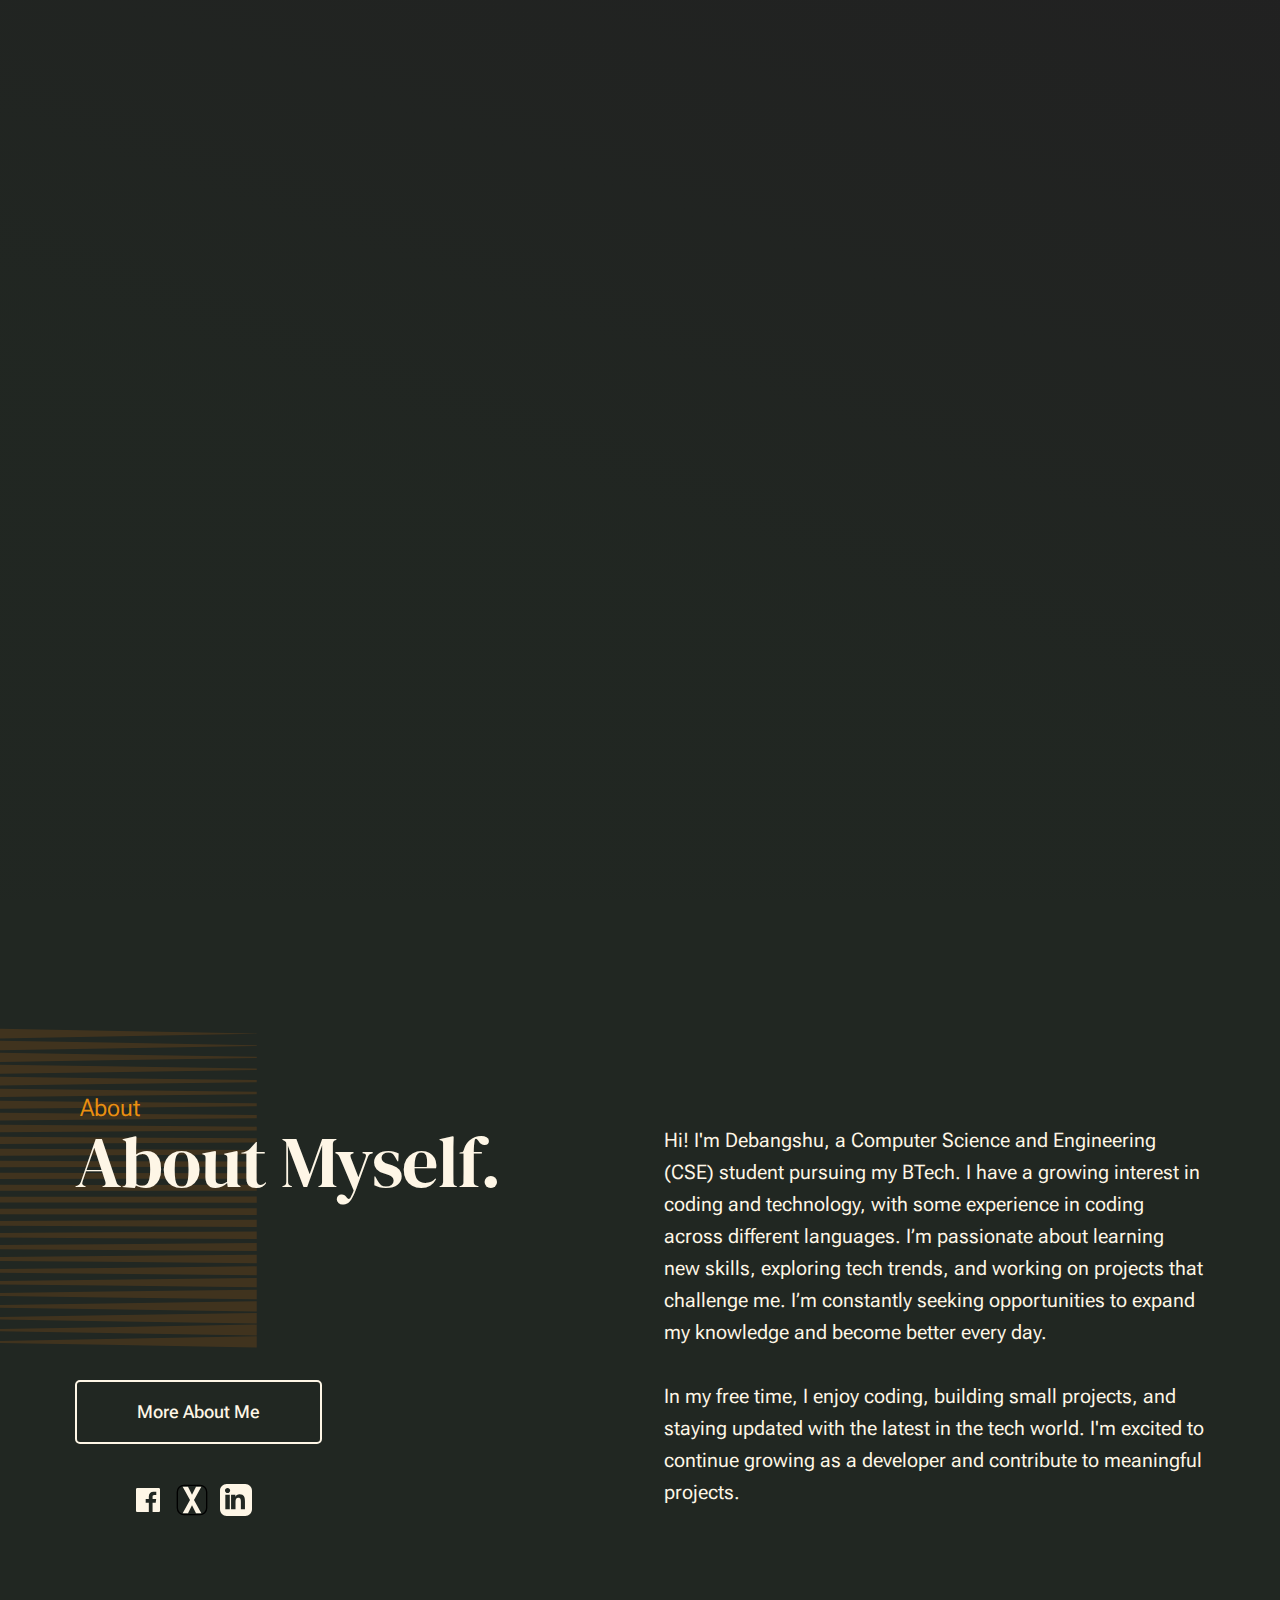
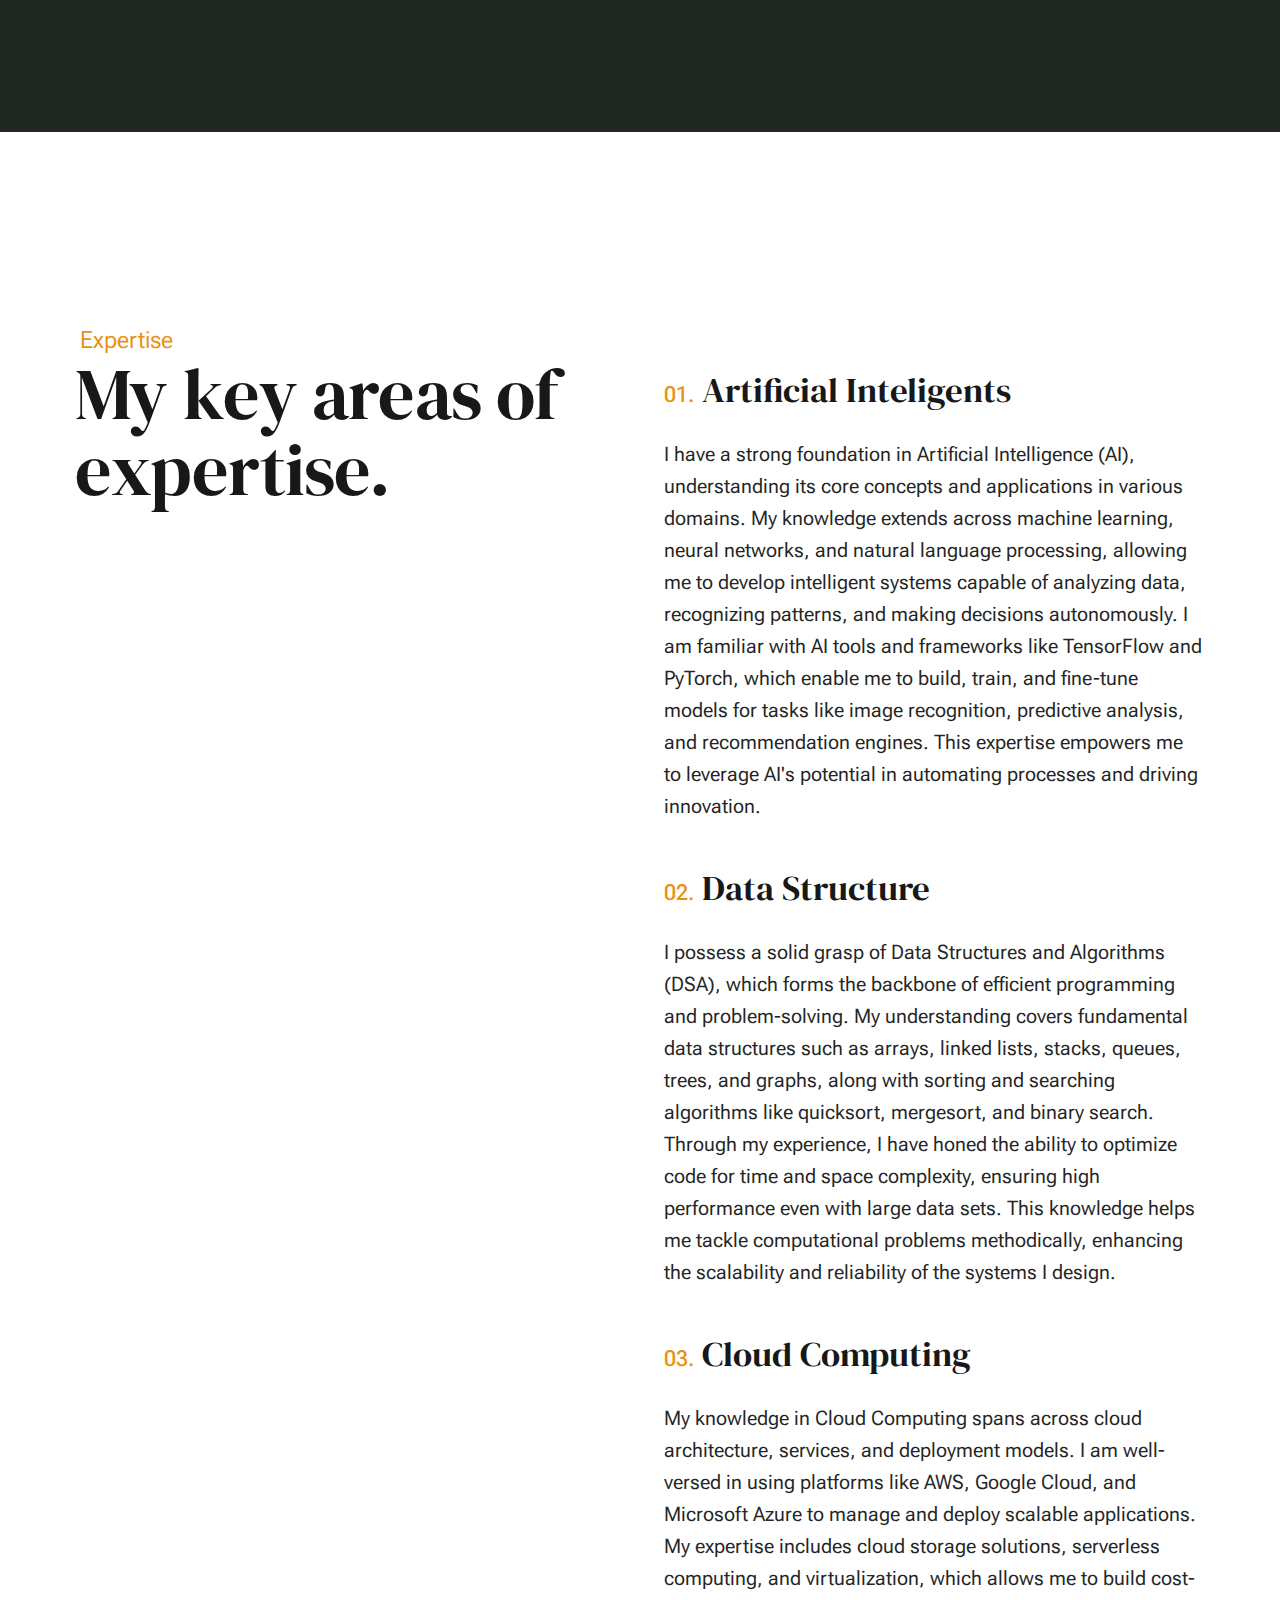
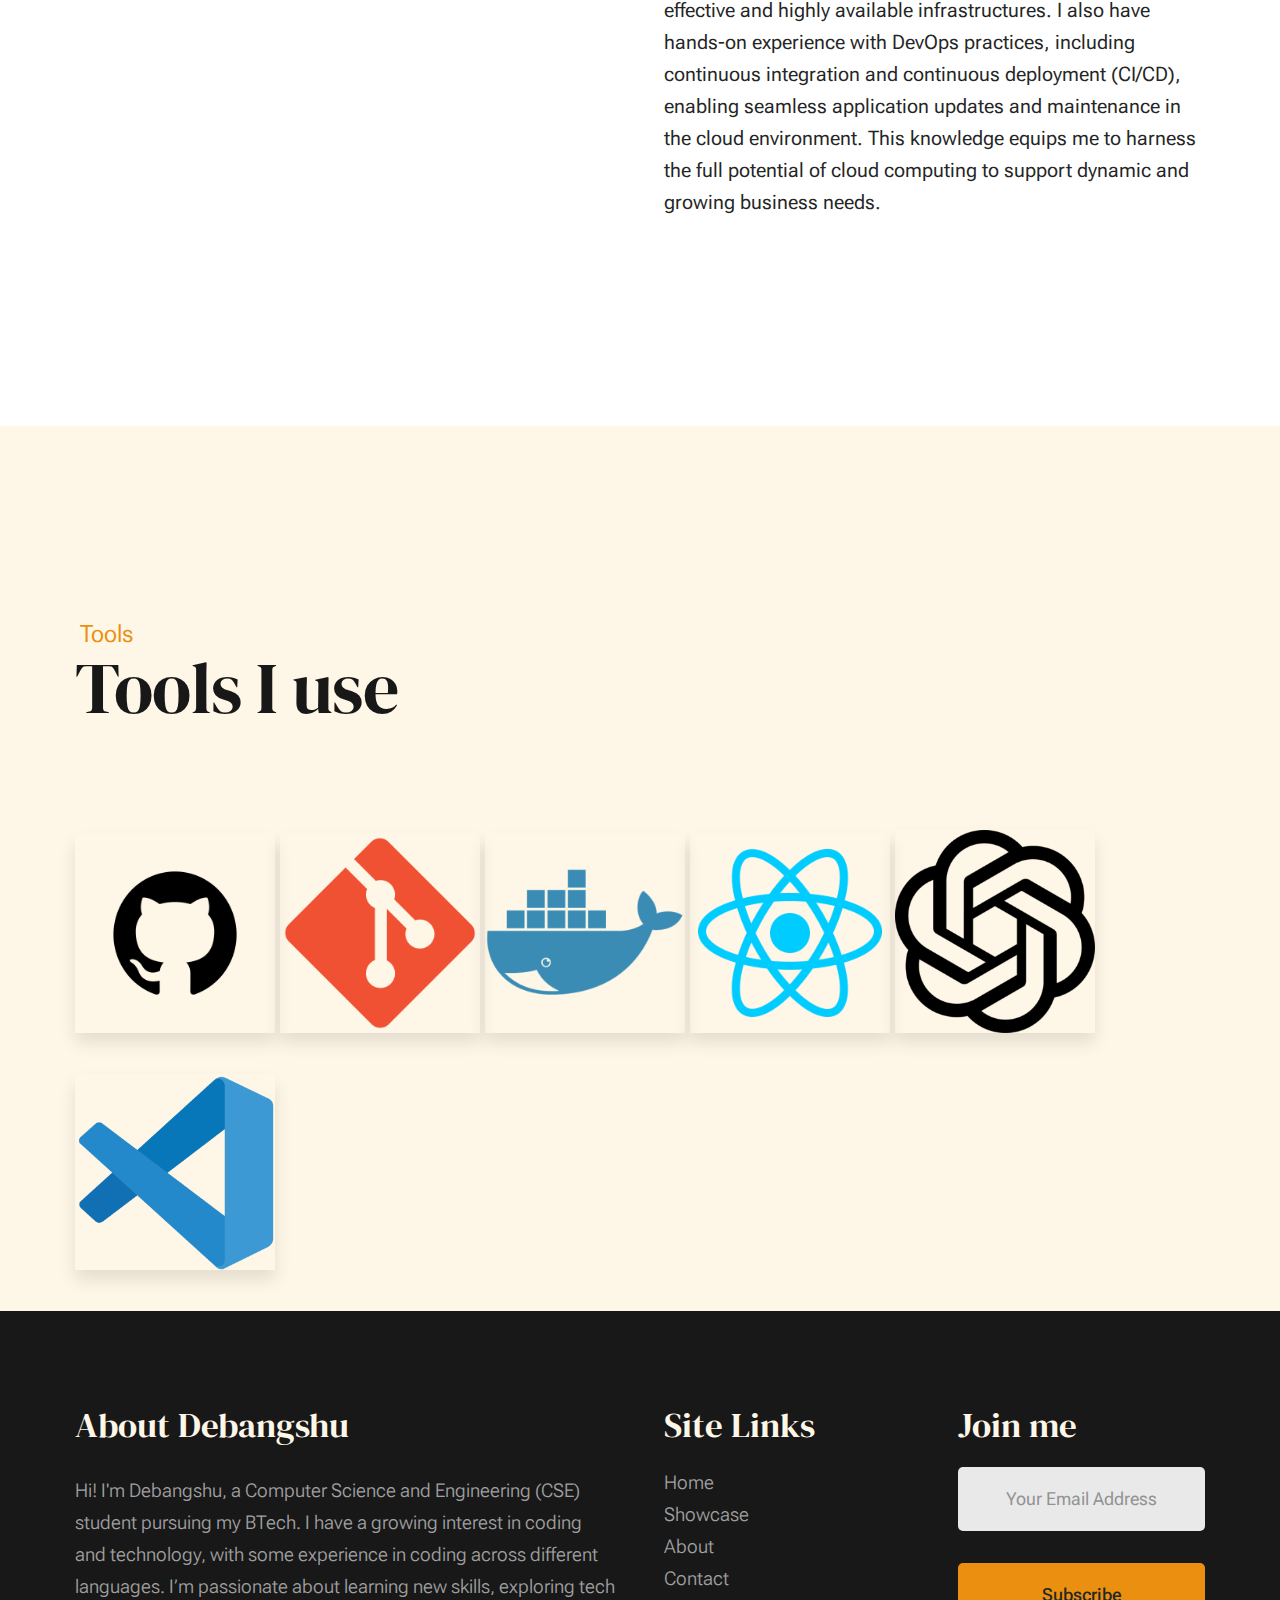
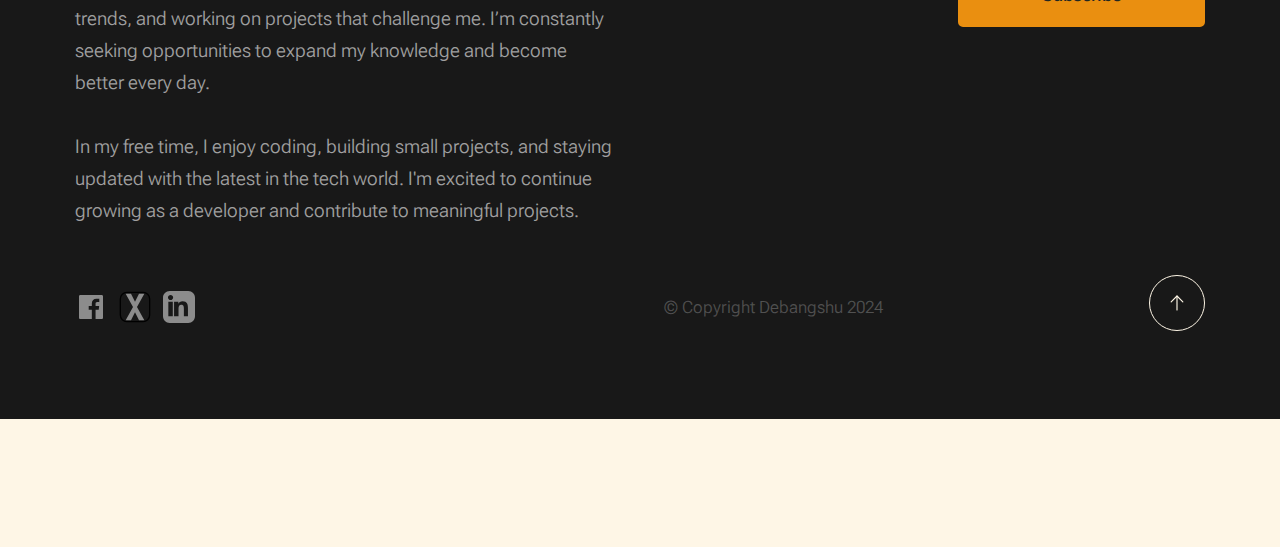
<file: index.html>
<!DOCTYPE html>
<html lang="en" class="no-js" >
<head>

    <!--- basic page needs
    ================================================== -->
    <meta charset="utf-8">
    <meta name="viewport" content="width=device-width, initial-scale=1">
    <title>Debangshu</title>

    <script>
        document.documentElement.classList.remove('no-js');
        document.documentElement.classList.add('js');
    </script>

    <!-- CSS
    ================================================== -->
    <link rel="stylesheet" href="css/vendor.css">
    <link rel="stylesheet" href="css/styles.css">

    <!-- favicons
    ================================================== -->
    <link rel="apple-touch-icon" sizes="180x180" href="apple-touch-icon.png">
    <link rel="icon" type="image/png" sizes="32x32" href="favicon-32x32.png">
    <link rel="icon" type="image/png" sizes="16x16" href="favicon-16x16.png">
    <link rel="manifest" href="site.webmanifest">
    

    <meta name="viewpoint" content="width=device-width,  initial-scale=1.0 ">
</head>


<body id="top">

    
    <!-- preloader
    ================================================== -->
    <div id="preloader">
        <div id="loader" class="dots-fade">
            <div></div>
            <div></div>
            <div></div>
        </div>
    </div>


    <!-- page wrap
    ================================================== -->
    <div id="page" class="s-pagewrap ss-home">


        <!-- # site header 
        ================================================== -->
        <header class="s-header">

            <div class="row s-header__inner width-sixteen-col">

                <div class="s-header__block">
                    <div class="s-header__logo">
                        <a class="logo" href="index.html">
                            <img src="images/logo.svg" alt="Homepage">
                        </a>
                    </div>

                    <a class="s-header__menu-toggle" href="#0"><span>Menu</span></a>
                </div> <!-- end s-header__block -->

                <nav class="s-header__nav">
    
                    <ul class="s-header__menu-links">
                        <li><a href="about.html">About</a></li>
                        <li><a href="event.html">Showcase</a></li>
                        <li><a href="contact.html">Contact</a></li>
                    </ul> <!-- s-header__menu-links -->

                    <div class="s-header__contact">
                        <a href="contact.html" class="btn btn--primary s-header__contact-btn">Let's Get Along</a>                        
                    </div> <!-- s-header__contact -->
    
                </nav> <!-- end s-header__nav -->

            </div> <!-- end s-header__inner -->

        </header> <!-- end s-header -->


        <!-- # site main content
        ================================================== -->
        <section id="content" class="s-content">

            <!-- intro
            ----------------------------------------------- -->
            <section id="intro" class="s-intro">

                <div class="row s-intro__content width-sixteen-col">

                    <div class="column lg-12 s-intro__content-inner grid-block">
                        
                        <div class="s-intro__content-text">
                            <div class="s-intro__content-pretitle text-pretitle">Hello, Welcome</div>
                            <h3 class="s-intro__content-title">
                            I'm Debangshu
                            </h3>
                        </div> <!-- s-intro__content-text -->

                        <div class="s-intro__content-media"> 
                            <div class="s-intro__content-media-inner">                               
                                <img src=" 17848a2c-2f02-4e75-8aaf-f15809309ca2.png" srcset=" 17848a2c-2f02-4e75-8aaf-f15809309ca2.png 1x,  17848a2c-2f02-4e75-8aaf-f15809309ca2.png 2x" alt="">
                                <div class="lines">                               
                                    <span></span>                                  
                                </div>
                            </div>
                        </div> <!-- s-intro__content-media -->                      

                        <div class="s-intro__scroll-down">
                            <a href="#about" class="smoothscroll">
                                <div class="scroll-icon">
                                    <svg xmlns="http://www.w3.org/2000/svg" viewBox="0 0 24 24" width="36" height="36" fill="none" stroke="#97b34a" stroke-width="1" stroke-linecap="round" stroke-linejoin="round">&lt;!--!  Atomicons Free 1.00 by @atisalab License - https://atomicons.com/license/ (Icons: CC BY 4.0) Copyright 2021 Atomicons --&gt;<polyline points="7 13 12 18 17 13"></polyline><line x1="12" y1="18" x2="12" y2="6"></line></svg>
                                </div>
                                <span>Scroll for more</span>
                            </a>
                        </div> <!-- s-intro__scroll-down -->
                        
                    </div> <!-- s-intro__content-inner -->

                </div> <!-- s-intro__content -->

            </section> <!-- end s-intro -->

            <!-- about
            ----------------------------------------------- -->
            <section id="about" class="s-about target-section">

                <div class="row s-about__content width-sixteen-col">
                    <div class="column grid-block grid-section-split">

                        <img src="images/geometric_shape.svg" alt="" class="s-about__content-imgbg">

                        <div class="section-header grid-section-split__header">
                            <div class="text-pretitle">About</div>                           
                            <h2 class="text-display-title">
                            About Myself.
                            </h2>                           
                        </div> <!-- end section-header -->

                        <div class="s-about__content-main grid-section-split__primary">
                            <p>Hi! I'm <span class="highlight">Debangshu</span>, a Computer Science and Engineering (CSE) student pursuing my BTech. I have a growing interest in coding and technology, with some experience in coding across different languages. 
                                I’m passionate about learning new skills, exploring tech trends, and working on projects that challenge me. I’m constantly seeking opportunities to expand my knowledge and become better every day.</p>
                                <p>In my free time, I enjoy coding, building small projects, and staying updated with the latest in the tech world. I'm excited to continue growing as a developer and contribute to meaningful projects.</p>
                        

                            <!-- <p class="attention-getter">
                            Autem tenetur commodi maiores. Lorem ipsum dolor sit, amet consectetur adipisicing elit.  
                            Est eligendi fugit, facilis velit reiciendis iure laudantium. Praesentium repellat 
                            corrupti dolor sit sint obcaecati. Modi aut quo molestiae a explicabo maiores necessitatibus 
                            nemo repellendus architecto? Corrupti numquam ullam nostrum, eveniet at doloribus blanditiis 
                            aliquid a est porro aspernatur pariatur culpa soluta nesciunt odio quasi maxime debitis illum.
                            </p> -->

                            <!-- <p class="attention-getter">
                            Lorem ipsum dolor sit amet consectetur adipisicing elit. 
                            Repellendus iste ipsam quod repellat. Hic tempora ullam aperiam 
                            ipsum optio magni vel inventore voluptatibus nisi maiores laboriosam 
                            fuga iure, velit eligendi ab vero minima? Quae ducimus ab dignissimos 
                            iure, eos consequatur est deleniti cum id aliquid neque.
                            </p> -->
                        </div> <!-- end s-about__content-main -->

                        <div class="s-about__content-btn grid-section-split__bottom">
                            <a href="about.html" class="btn btn--stroke u-fullwidth">More About Me</a>

                            <ul class="s-about__social social-list">
                                <li>
                                    <a href="https://www.facebook.com/profile.php?id=61567623773092">
                                        <svg xmlns="http://www.w3.org/2000/svg" width="24" height="24" viewBox="0 0 24 24" style="fill:rgba(0, 0, 0, 1);transform:;-ms-filter:"><path d="M20,3H4C3.447,3,3,3.448,3,4v16c0,0.552,0.447,1,1,1h8.615v-6.96h-2.338v-2.725h2.338v-2c0-2.325,1.42-3.592,3.5-3.592 c0.699-0.002,1.399,0.034,2.095,0.107v2.42h-1.435c-1.128,0-1.348,0.538-1.348,1.325v1.735h2.697l-0.35,2.725h-2.348V21H20 c0.553,0,1-0.448,1-1V4C21,3.448,20.553,3,20,3z"></path></svg>
                                        <span class="u-screen-reader-text">Facebook</span>
                                    </a>
                                </li>
                                <li>
                                    <a href="https://x.com/rick_98ge">
                                        <svg xmlns="http://www.w3.org/2000/svg" width="24" height="24" viewBox="0 0 24 24" fill="none">
  <!-- Borderline with a curved rectangle -->
  <rect x="1" y="1" width="22" height="22" rx="5" ry="5" stroke="black" stroke-width="1" fill="none"/>
  
  <!-- X logo -->
  <path d="M19 2H15L12 8L9 2H5L10.5 12L5 22H9L12 16L15 22H19L13.5 12L19 2Z" fill="black"/>
</svg>

                                        <span class="u-screen-reader-text">Twitter</span>
                                    </a>
                                </li>
                                <li>
                                    <a href="https://www.linkedin.com/in/debangshu-sarkar-b2ab4a317?utm_source=share&utm_campaign=share_via&utm_content=profile&utm_medium=android_app">
                                        <svg xmlns="http://www.w3.org/2000/svg" width="24" height="24" viewBox="0 0 24 24" style="fill:rgba(0, 0, 0, 1);"><path d="M19 0h-14c-2.761 0-5 2.239-5 5v14c0 2.761 2.239 5 5 5h14c2.761 0 5-2.239 5-5v-14c0-2.761-2.239-5-5-5zm-11.659 19h-3.341v-11h3.341v11zm-1.671-12.2c-1.071 0-1.941-.87-1.941-1.941s.87-1.941 1.941-1.941 1.941.87 1.941 1.941-.87 1.941-1.941 1.941zm13.33 12.2h-3.341v-5.604c0-1.337-.026-3.063-1.867-3.063-1.868 0-2.154 1.46-2.154 2.968v5.699h-3.34v-11h3.204v1.504h.045c.447-.846 1.537-1.736 3.163-1.736 3.384 0 4.007 2.227 4.007 5.122v6.11z"/></svg>

                                        <span class="u-screen-reader-text">Linkdin</span>
                                    </a>
                                </li>
                                <li>
                                     
                                </li>
                            </ul> <!-- end s-footer__social -->
                        </div> <!-- end s-about__content-btn -->
                    
                    </div> <!-- content-inner -->
                </div>
                
            </section> <!-- end s-about -->

            <!-- expertise
            ----------------------------------------------- -->
            <section id="expertise" class="s-expertise">

                <div class="row s-expertise__content width-sixteen-col">
                    <div class="column xl-12 grid-block grid-section-split">

                        <div class="section-header grid-section-split__header">
                            <div class="text-pretitle">Expertise</div>                           
                            <h2 class="text-display-title">
                            My key areas of expertise.
                            </h2>     
                            
                        </div> <!-- end section-header -->

                        <div class="s-expertise__content-main grid-section-split__primary">

                            <div class="grid-list-items list-items show-ctr">
                                <div class="grid-list-items__item list-items__item">
                                    <div class="grid-list-items__title list-items__item-header">
                                        <h3 class="list-items__item-title">Artificial Inteligents</h3>
                                    </div>
                                    <div class="grid-list-items__text list-items__item-text">
                                        <p>
                                            I have a strong foundation in Artificial Intelligence (AI), understanding its core concepts and applications in various domains. My knowledge extends across machine learning, neural networks, and natural language processing, allowing me to develop intelligent systems capable of analyzing data, recognizing patterns, and making decisions autonomously. I am familiar with AI tools and frameworks like TensorFlow and PyTorch, which enable me to build, train, and fine-tune models for tasks like image recognition, predictive analysis, and recommendation engines. This expertise empowers me to leverage AI's potential in automating processes and driving innovation.
                                        </p>
                                    </div>
                                </div> <!-- list-item -->
                                <div class="grid-list-items__item list-items__item">
                                    <div class="grid-list-items__title list-items__item-header">
                                        <h3 class="list-items__item-title">Data Structure</h3>
                                    </div>
                                    <div class="grid-list-items__text list-items__item-text">
                                        <p>
                                            I possess a solid grasp of Data Structures and Algorithms (DSA), which forms the backbone of efficient programming and problem-solving. My understanding covers fundamental data structures such as arrays, linked lists, stacks, queues, trees, and graphs, along with sorting and searching algorithms like quicksort, mergesort, and binary search. Through my experience, I have honed the ability to optimize code for time and space complexity, ensuring high performance even with large data sets. This knowledge helps me tackle computational problems methodically, enhancing the scalability and reliability of the systems I design.
                                        </p>
                                    </div>
                                </div> <!-- list-expertise__item -->
                                <div class="grid-list-items__item list-items__item">
                                    <div class="grid-list-items__title list-items__item-header">
                                        <h3 class="list-items__item-title">Cloud Computing</h3>
                                    </div>
                                    <div class="grid-list-items__text list-items__item-text">
                                        <p>
                                            My knowledge in Cloud Computing spans across cloud architecture, services, and deployment models. I am well-versed in using platforms like AWS, Google Cloud, and Microsoft Azure to manage and deploy scalable applications. My expertise includes cloud storage solutions, serverless computing, and virtualization, which allows me to build cost-effective and highly available infrastructures. I also have hands-on experience with DevOps practices, including continuous integration and continuous deployment (CI/CD), enabling seamless application updates and maintenance in the cloud environment. This knowledge equips me to harness the full potential of cloud computing to support dynamic and growing business needs.
                                        </p>
                                    </div>
                                </div> <!-- list-expertise__item -->
                               

                            </div> <!-- grid-list-items -->
                        </div> <!-- end s-expertise__content-main -->

                        <div class="s-expertise__content-btn grid-section-split__bottom">
                            <!-- <a href="services.html" class="btn btn--stroke u-fullwidth">View All Services</a> -->
                        </div> <!-- end s-about__content-btn -->

                    </div> <!-- end grid-block-->
                </div> <!-- end s-expertise__content -->

            </section> <!-- end s-expertise -->

            <!-- clients
            ----------------------------------------------- -->
            <section id="clients" class="s-clients">          

                <div class="row s-clients__content-block width-sixteen-col">
                    <div class="column xl-12 grid-block grid-section-split">
                    
                        <div class="section-header grid-section-split__header">
                            <div class="text-pretitle">Tools</div>                           
                            <h2 class="text-display-title">
                            Tools I use
                            </h2>       
                        </div> <!-- end section-header -->
                    
                        <!-- <div class="grid-section-split__primary">
                            <p class="lead">
                            Quibusdam quis autem voluptatibus earum vel ex error ea. Lorem ipsum dolor sit amet consectetur 
                            adipisicing elit. Laborum suscipit debitis quam dignissimos veritatis atque pariatur magnam 
                            obcaecati fugit reprehenderit vel numquam facere esse est deserunt, perferendis commodi voluptatem similique.
                            </p>   

                            <p>
                            Lorem ipsum dolor sit amet consectetur adipisicing elit. Porro, numquam molestiae vel quaerat quas 
                            facilis voluptates rerum aspernatur quam voluptatem ea, vitae illo, omnis minus vero minima maiores 
                            quia nihil incidunt provident debitis ab qui quasi. Iure unde numquam in nulla praesentium nesciunt 
                            dolore exercitationem, odit expedita minima quisquam ullam ex. Aut perferendis vel consectetur modi esse.
                            Temporibus reprehenderit alias magni atque repellat aspernatur voluptates, accusantium pariatur libero ad 
                            nesciunt illum labore facere. Earum iure consequatur cumque omnis maiores optio.
                            </p>
                        </div> end grid-section-split__primary -->
                    
                    </div> <!-- end column -->
                </div> <!-- end row -->

                <div class="row s-clients__content-block width-sixteen-col">
                    <div class="column xl-12">
                    <!-- github logo -->
                        <div class="clients-list" display: flex; justify-content: center; gap: 20px; flex-wrap: wrap; margin-bottom: 40px;>                            
                            
                                
                                    <img src="githublogo.png" alt="">
                                    <img src="gitlogo.png" alt="">
                                    <img src="docker.png" alt="">
                                    <img src="reactjslogo.png" alt="">
                                    <img src="chatgptlogo.png" alt="">
                                    <img src="vscodelogo.png" alt="">

                                
                            
                            
                        </div> <!-- end clients-list -->
                    
                        
                    
                    
                    
                    
                    



                     </div> <!-- end column -->

                    
                </div> <!-- end row -->
                                
                <!-- <div class="row s-clients__content-block width-sixteen-col">
                    --!/>


       # footer
        ================================================== -->
        <footer class="s-footer">
            <div class="row s-footer__content">
                <div class="column xl-6 lg-6 md-12 s-footer__block s-footer__about">                    
                    <h3>About Debangshu</h3>
                    <p>
                        <p>Hi! I'm <span class="highlight" 
                            .highlight {
                                color: #e63946;
                                font-weight: bold;
                            }
                            >
                            Debangshu</span>, a Computer Science and Engineering (CSE) student pursuing my BTech. I have a growing interest in coding and technology, with some experience in coding across different languages. 
                            I’m passionate about learning new skills, exploring tech trends, and working on projects that challenge me. I’m constantly seeking opportunities to expand my knowledge and become better every day.</p>
                            <p>In my free time, I enjoy coding, building small projects, and staying updated with the latest in the tech world. I'm excited to continue growing as a developer and contribute to meaningful projects.</p>
                    
                    </p>               
                </div>                
                <div class="column xl-3 lg-6 md-12 s-footer__block s-footer__site-links">
                    <h3>Site Links</h3>
                    <ul class="link-list">
                        <li><a href="index.html">Home</a></li>
                         
                        <li><a href="event.html">Showcase</a></li>
                        <li><a href="about.html">About</a></li>
                        <li><a href="contact.html">Contact</a></li>
                         
                    </ul>
                </div>
                <div class="column xl-3 lg-6 md-12 tab-12 s-footer__block s-footer__Join me">
                    <h3>Join me</h3>

                    <!-- <p>
                    Lorem ipsum dolor sit amet consectetur, adipisicing elit. Facere ratione dignissimos.
                    </p> -->

                    <div class="subscribe-form">
                        <form id="mc-form" class="mc-form">
                            <input type="email" name="EMAIL" id="mce-EMAIL" class="u-fullwidth text-center" placeholder="Your Email Address" title="The domain portion of the email address is invalid (the portion after the @)." pattern="^([^\x00-\x20\x22\x28\x29\x2c\x2e\x3a-\x3c\x3e\x40\x5b-\x5d\x7f-\xff]+|\x22([^\x0d\x22\x5c\x80-\xff]|\x5c[\x00-\x7f])*\x22)(\x2e([^\x00-\x20\x22\x28\x29\x2c\x2e\x3a-\x3c\x3e\x40\x5b-\x5d\x7f-\xff]+|\x22([^\x0d\x22\x5c\x80-\xff]|\x5c[\x00-\x7f])*\x22))*\x40([^\x00-\x20\x22\x28\x29\x2c\x2e\x3a-\x3c\x3e\x40\x5b-\x5d\x7f-\xff]+|\x5b([^\x0d\x5b-\x5d\x80-\xff]|\x5c[\x00-\x7f])*\x5d)(\x2e([^\x00-\x20\x22\x28\x29\x2c\x2e\x3a-\x3c\x3e\x40\x5b-\x5d\x7f-\xff]+|\x5b([^\x0d\x5b-\x5d\x80-\xff]|\x5c[\x00-\x7f])*\x5d))*(\.\w{2,})+$" required>
                            <input type="submit" name="subscribe" value="Subscribe" class="btn btn--primary btn--small u-fullwidth">
                            <!-- <div style="position: absolute; left: -5000px;" aria-hidden="true"><input type="text" name="b_cdb7b577e41181934ed6a6a44_9a91cfe7b3" tabindex="-1" value=""></div> -->
                            <div class="mc-status"></div>
                        </form>
                    </div>
                </div>
            </div>    
            
            <div class="row s-footer__bottom">
                <div class="column xl-6 lg-12">
                    <ul class="s-footer__social social-list">
                        <li>
                           <a href="https://www.facebook.com/profile.php?id=61567623773092">
                                        <svg xmlns="http://www.w3.org/2000/svg" width="24" height="24" viewBox="0 0 24 24" style="fill:rgba(0, 0, 0, 1);transform:;-ms-filter:"><path d="M20,3H4C3.447,3,3,3.448,3,4v16c0,0.552,0.447,1,1,1h8.615v-6.96h-2.338v-2.725h2.338v-2c0-2.325,1.42-3.592,3.5-3.592 c0.699-0.002,1.399,0.034,2.095,0.107v2.42h-1.435c-1.128,0-1.348,0.538-1.348,1.325v1.735h2.697l-0.35,2.725h-2.348V21H20 c0.553,0,1-0.448,1-1V4C21,3.448,20.553,3,20,3z"></path></svg>
                                        <span class="u-screen-reader-text">Facebook</span>
                                    </a>
                        </li>
                        <li>
                            <a href="https://x.com/rick_98ge">
                                <svg xmlns="http://www.w3.org/2000/svg" width="24" height="24" viewBox="0 0 24 24" fill="none">
  <!-- Borderline with a curved rectangle -->
  <rect x="1" y="1" width="22" height="22" rx="5" ry="5" stroke="black" stroke-width="1" fill="none"/>
  
  <!-- X logo -->
  <path d="M19 2H15L12 8L9 2H5L10.5 12L5 22H9L12 16L15 22H19L13.5 12L19 2Z" fill="black"/>
</svg>

                                <span class="u-screen-reader-text">Twitter</span>
                            </a>
                        </li>
                        <li>
                              <a href="https://www.linkedin.com/in/debangshu-sarkar-b2ab4a317?utm_source=share&utm_campaign=share_via&utm_content=profile&utm_medium=android_app">
                                        <svg xmlns="http://www.w3.org/2000/svg" width="24" height="24" viewBox="0 0 24 24" style="fill:rgba(0, 0, 0, 1);"><path d="M19 0h-14c-2.761 0-5 2.239-5 5v14c0 2.761 2.239 5 5 5h14c2.761 0 5-2.239 5-5v-14c0-2.761-2.239-5-5-5zm-11.659 19h-3.341v-11h3.341v11zm-1.671-12.2c-1.071 0-1.941-.87-1.941-1.941s.87-1.941 1.941-1.941 1.941.87 1.941 1.941-.87 1.941-1.941 1.941zm13.33 12.2h-3.341v-5.604c0-1.337-.026-3.063-1.867-3.063-1.868 0-2.154 1.46-2.154 2.968v5.699h-3.34v-11h3.204v1.504h.045c.447-.846 1.537-1.736 3.163-1.736 3.384 0 4.007 2.227 4.007 5.122v6.11z"/></svg>

                                        <span class="u-screen-reader-text">Linkdin</span>
                                    </a>
                        </li>
                        <li>
                              
                        </li>
                    </ul> <!-- end s-footer__social -->
                </div>
                <div class="column xl-6 lg-12">
                    <p class="ss-copyright">
                        <span>© Copyright Debangshu 2024</span> 
                         
                    </p>
                </div>

                <div class="ss-go-top">
                    <a class="smoothscroll" title="Back to Top" href="#top">
                        <svg xmlns="http://www.w3.org/2000/svg" viewBox="0 0 24 24" width="36" height="36" fill="none" stroke="#ffffff" stroke-width="1" stroke-linecap="round" stroke-linejoin="round">&lt;!--!  Atomicons Free 1.00 by @atisalab License - https://atomicons.com/license/ (Icons: CC BY 4.0) Copyright 2021 Atomicons --&gt;<polyline points="17 11 12 6 7 11"></polyline><line x1="12" y1="18" x2="12" y2="6"></line></svg>
                    </a>
                </div> <!-- end ss-go-top -->
            </div>
            
        </footer> <!-- end s-footer -->

    </div> <!-- end page-wrap -->

    <!-- Java Script
    ================================================== -->
    <script src="js/plugins.js"></script>
    <script src="js/main.js"></script>

</body>
</html>
</file>
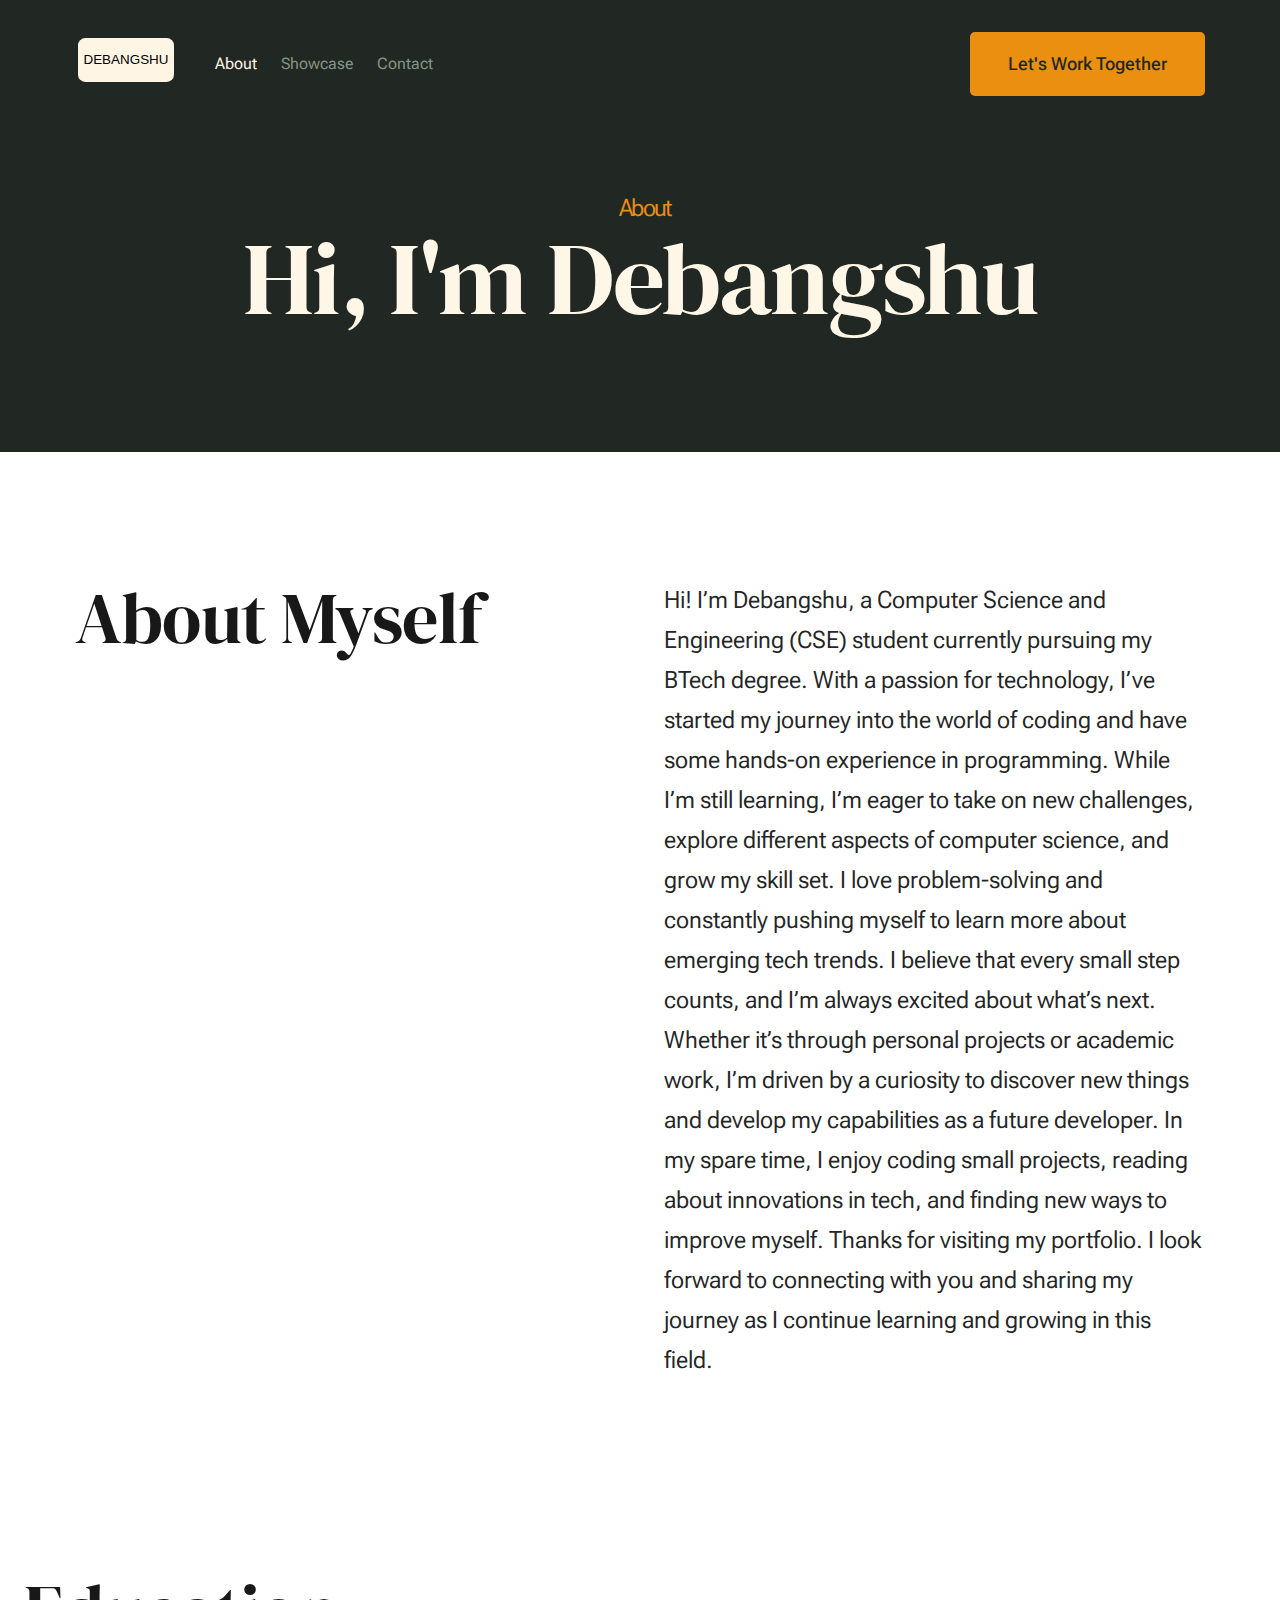
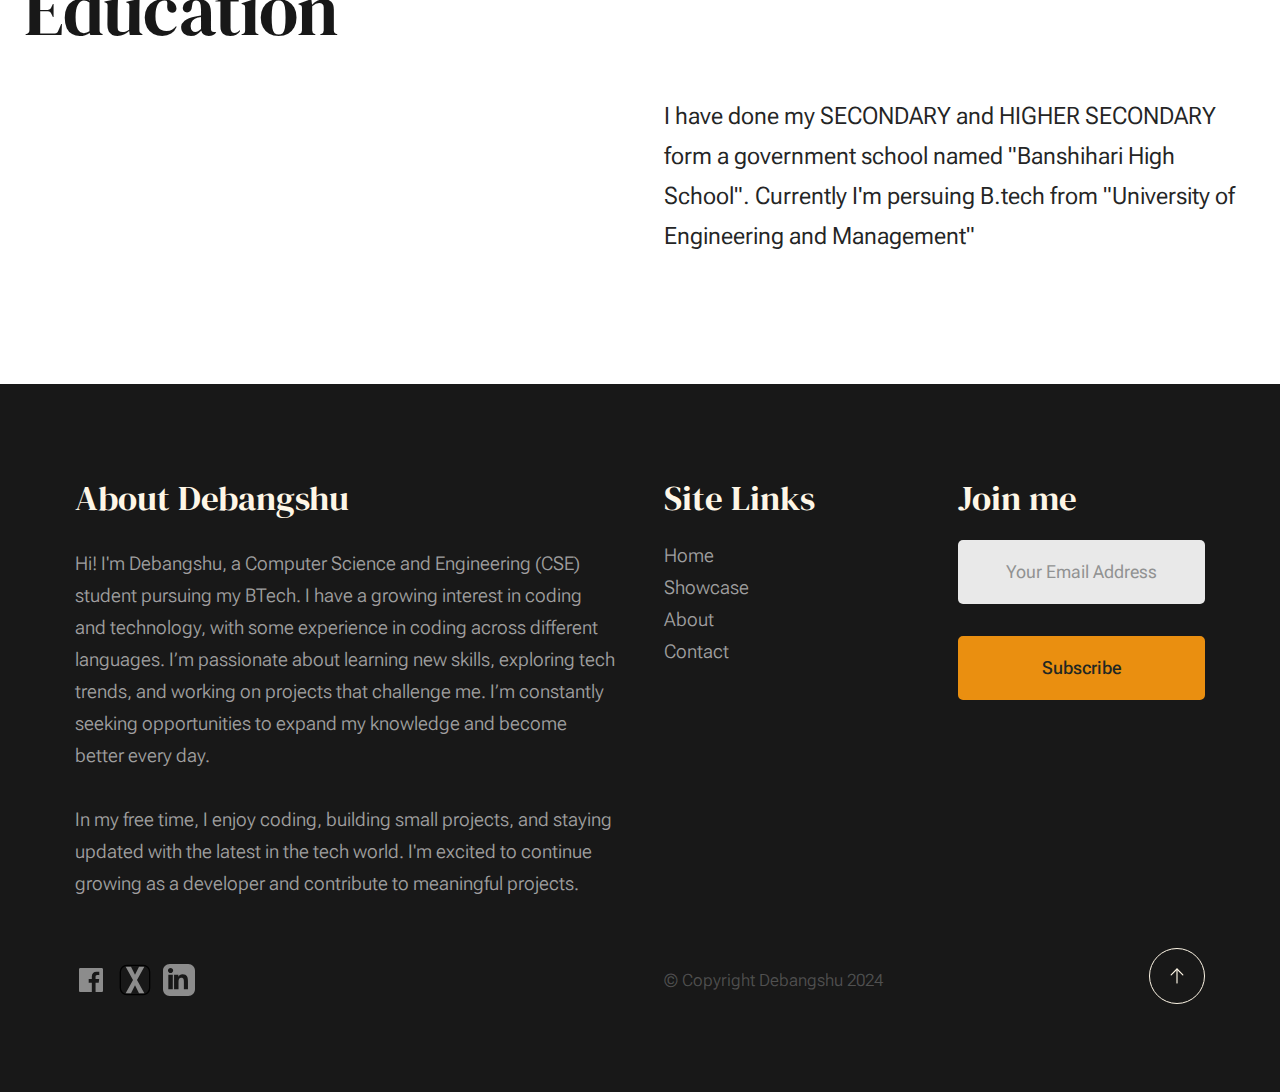
<file: about.html>
<!DOCTYPE html>
<html lang="en" class="no-js" >
<head>

    <!--- basic page needs
    ================================================== -->
    <meta charset="utf-8">
    <meta name="viewport" content="width=device-width, initial-scale=1">
    <title>About-Debangshu</title>

    <script>
        document.documentElement.classList.remove('no-js');
        document.documentElement.classList.add('js');
    </script>

    <!-- CSS
    ================================================== -->
    <link rel="stylesheet" href="css/vendor.css">
    <link rel="stylesheet" href="css/styles.css">

    <!-- favicons
    ================================================== -->
    <link rel="apple-touch-icon" sizes="180x180" href="apple-touch-icon.png">
    <link rel="icon" type="image/png" sizes="32x32" href="favicon-32x32.png">
    <link rel="icon" type="image/png" sizes="16x16" href="favicon-16x16.png">
    <link rel="manifest" href="site.webmanifest">


    <meta name="viewpoint" content="width=device-width,  initial-scale=1.0 ">
</head>


<body id="top">


    <!-- preloader
    ================================================== -->
    <div id="preloader">
        <div id="loader" class="dots-fade">
            <div></div>
            <div></div>
            <div></div>
        </div>
    </div>


    <!-- page wrap
    ================================================== -->
    <div id="page" class="s-pagewrap">


        <!-- # site header 
        ================================================== -->
        <header class="s-header">

            <div class="row s-header__inner width-sixteen-col">

                <div class="s-header__block">
                    <div class="s-header__logo">
                        <a class="logo" href="index.html">
                            <img src="images/logo.svg" alt="Homepage">
                        </a>
                    </div>

                    <a class="s-header__menu-toggle" href="#0"><span>Menu</span></a>
                </div> <!-- end s-header__block -->

                <nav class="s-header__nav">
    
                    <ul class="s-header__menu-links">
                        <li class="current"><a href="about.html">About</a></li>
                         
                        <li><a href="event.html">Showcase</a></li>
                        <li><a href="contact.html">Contact</a></li>
                    </ul> <!-- s-header__menu-links -->

                    <div class="s-header__contact">
                        <a href="contact.html" class="btn btn--primary s-header__contact-btn">Let's Work Together</a>                        
                    </div> <!-- s-header__contact -->
    
                </nav> <!-- end s-header__nav -->

            </div> <!-- end s-header__inner -->

        </header> <!-- end s-header -->


        <!-- # site main content
        ================================================== -->
        <section id="content" class="s-content">

               <section class="s-pageheader pageheader">
                    <div class="row">
                        <div class="column xl-12">
                            <h1 class="page-title">
                                <span class="page-title__small-type text-pretitle">About</span>
                                Hi, I'm Debangshu
                            </h1>
                            
                        </div>
                    </div>
               </section> <!-- end pageheader --> 

               <section class="s-pagecontent pagecontent">

                    <div class="row pageintro">
                        <div class="column xl-6 lg-12">
                            <h2 class="text-display-title">About Myself</h2>
                        </div>
                        <div class="column xl-6 lg-12 u-flexitem-x-right">
                            <p class="lead">
                                Hi! I’m Debangshu, a Computer Science and Engineering (CSE) student currently pursuing my BTech degree. With a passion for technology, I’ve started my journey into the world of coding and have some hands-on experience in programming. While I’m still learning, I’m eager to take on new challenges, explore different aspects of computer science, and grow my skill set.

                                I love problem-solving and constantly pushing myself to learn more about emerging tech trends. I believe that every small step counts, and I’m always excited about what’s next. Whether it’s through personal projects or academic work, I’m driven by a curiosity to discover new things and develop my capabilities as a future developer.
                                
                                In my spare time, I enjoy coding small projects, reading about innovations in tech, and finding new ways to improve myself.
                                
                                Thanks for visiting my portfolio. I look forward to connecting with you and sharing my journey as I continue learning and growing in this field. 
                            </p>
                        </div>                       
                    </div> <!-- end pageintro -->  
                    
                    <div class="row pageintro"></div>
                        <div class="column xl-6 lg-12">
                            <h2 class="text-display-title">Education</h2>
                        </div>
                        <div class="column xl-6 lg-12 u-flexitem-x-right">
                            <p class="lead">
                               I have done my SECONDARY and HIGHER SECONDARY form a government school named "Banshihari High School".
                               Currently I'm persuing B.tech from "University of Engineering and Management"  
                            </p>
                        </div>                       
                    </div>
<!--                   
                    
<div class="row pageintro">
                        <div class="column xl-6 lg-12">
                            <h2 class="text-display-title">About Myself</h2>
                        </div>
                        <div class="column xl-6 lg-12 u-flexitem-x-right">
                            <p class="lead">
                                Hi! I’m Debangshu, a Computer Science and Engineering (CSE) student currently pursuing my BTech degree. With a passion for technology, I’ve started my journey into the world of coding and have some hands-on experience in programming. While I’m still learning, I’m eager to take on new challenges, explore different aspects of computer science, and grow my skill set.

                                I love problem-solving and constantly pushing myself to learn more about emerging tech trends. I believe that every small step counts, and I’m always excited about what’s next. Whether it’s through personal projects or academic work, I’m driven by a curiosity to discover new things and develop my capabilities as a future developer.
                                
                                In my spare time, I enjoy coding small projects, reading about innovations in tech, and finding new ways to improve myself.
                                
                                Thanks for visiting my portfolio. I look forward to connecting with you and sharing my journey as I continue learning and growing in this field. 
                            </p>
                        </div>                       
                    </div>
                    <div class="row pagemedia">
                        <d class="column xl-12">
                            <figure class="page-media">                                
                                <img src="images/thumbs/about/about-1200.jpg" 
                                     srcset="images/thumbs/about/about-2400.jpg 2400w, 
                                             images/thumbs/about/about-1200.jpg 1200w, 
                                             images/thumbs/about/about-600.jpg 600w" sizes="(max-width: 2400px) 100vw, 2400px" alt="">
                            </figure>
                        </d>
                    </div>  end pagemedia -->

                    <!-- <div class="row width-narrower pagemain">
                        <div class="column xl-12"> 

                            <h2>How I Got Here</h2>
                            <p>
                            Eaque temporibus culpa perferendis expedita assumenda mollitia magnam. Lorem ipsum dolor sit amet consectetur adipisicing elit
                            facilis voluptates voluptatum animi numquam quas ea praesentium quaerat maxime sunt odit inventore itaque est et autem sequi nulla. 
                            Distinctio obcaecati nesciunt asperiores dolorum tenetur voluptates, nemo alias doloremque. Quos cumque ipsum laudantium odio vero 
                            aut odit nostrum aliquam? Nostrum in facilis, minus fuga quasi voluptas explicabo possimus incidunt, expedita tempora eius rem nobis sequi. 
                            Doloribus esse sint suscipit quam nisi blanditiis voluptate explicabo.
                            </p>

                            <h2 class="u-add-bottom">My Values & Beliefs</h2>

                            <div class="grid-list-items list-items">
                                <div class="grid-list-items__item list-items__item u-remove-bottom">
                                    <div class="list-items__item-header">
                                        <h6 class="list-items__item-small-title">Consectetur</h6>
                                    </div>
                                    <p>
                                    Lorem ipsum dolor sit amet consectetur adipisicing elit. Mollitia accusamus consectetur adipisicing elit excepturi corrupti 
                                    nam quae exercitationem cupiditate, provident ipsa delectus vero possimus reprehenderit quas ut officiis tempora voluptatum 
                                    quibusdam consectetur commodi.
                                    </p>
                                </div>
                                <div class="grid-list-items__item list-items__item u-remove-bottom">
                                    <div class="list-items__item-header">
                                        <h6 class="list-items__item-small-title">Adipisicing</h6>
                                    </div>
                                    <p> 
                                    Molestias, autem impedit culpa dolores excepturi, quidem unde ducimus, rerum commodi deserunt earum, minus voluptatum.
                                    Lorem ipsum dolor sit amet consectetur, adipisicing elit. Saepe doloremque provident quas quae exercitationem laboriosam.
                                    </p>
                                </div>
                                <div class="grid-list-items__item list-items__item u-remove-bottom">
                                    <div class="list-items__item-header">
                                        <h6 class="list-items__item-small-title">Doloremque</h6>
                                    </div>
                                    <p>
                                    Mollitia accusamus consectetur. Lorem ipsum dolor sit amet consectetur adipisicing elit. Adipisicing elit excepturi corrupti 
                                    nam quae exercitationem cupiditate, provident ipsa delectus vero possimus reprehenderit quas ut officiis tempora voluptatum 
                                    quibusdam consectetur commodi!
                                    </p>
                                </div>
                                <div class="grid-list-items__item list-items__item u-remove-bottom">
                                    <div class="list-items__item-header">
                                        <h6 class="list-items__item-small-title">Assumenda</h6>
                                    </div>
                                    <p>
                                    Lorem ipsum dolor sit amet consectetur, adipisicing elit. Saepe doloremque provident quas quae exercitationem laboriosam. 
                                    Molestias, autem? Impedit culpa dolores excepturi, quidem unde ducimus, rerum commodi deserunt earum, minus voluptatum?
                                    </p>
                                </div>
                            </div> grid-list-items -->
<!-- 
                            <h2>Why Work With Me</h2>
                            <p>
                            Lorem ipsum dolor sit amet consectetur adipisicing elit. Eaque temporibus culpa perferendis expedita assumenda mollitia magnam, 
                            facilis voluptates voluptatum animi numquam quas ea praesentium quaerat maxime sunt odit inventore itaque est et autem sequi nulla. 
                            Distinctio obcaecati nesciunt asperiores dolorum tenetur voluptates, nemo alias doloremque. Quos cumque ipsum laudantium odio vero aut 
                            odit nostrum aliquam? Nostrum in facilis, minus fuga quasi voluptas explicabo possimus incidunt, expedita tempora eius rem nobis sequi. 
                            Doloribus esse sint suscipit quam nisi blanditiis voluptate explicabo.
                            </p>

                            <p>
                            Quibusdam quis autem voluptatibus earum vel ex error ea magni. Rerum quam quos. Aut asperiores sit mollitia. Rem neque et voluptatem 
                            eos quia sed eligendi et. Eaque velit eligendi ut magnam. Cumque ducimus laborum doloribus facere maxime vel earum quidem enim suscipit. 
                            Numquam, corporis accusamus commodi saepe nostrum nesciunt nisi rem necessitatibus unde laboriosam molestias, quam ipsa voluptatum sed 
                            ex cumque facilis assumenda maiores tempore reiciendis enim accusantium?
                            </p>                   

                            <h2>A Few More Words About Myself</h2>
                            <p>
                            Lorem ipsum dolor sit amet consectetur adipisicing elit. Et assumenda debitis aut quidem ad voluptates quibusdam soluta temporibus, 
                            eveniet nobis tempore sunt, provident sapiente accusamus dignissimos voluptatum fugiat nulla dicta nihil molestiae aspernatur error in. 
                            Ut quo porro voluptatum delectus asperiores culpa non cum facere minima nesciunt assumenda, praesentium reprehenderit accusamus, quam 
                            repellat nobis nemo? Ut magnam unde culpa pariatur possimus sunt fugiat ea maxime praesentium eaque quo odio sed eligendi harum dolor, 
                            repellendus reprehenderit facere nihil quam. Saepe, magni.
                            </p>

                        </div> end grid-block -->
                    <!-- </div> end pagemain -->

               <!-- </section> pagecontent --> 

               <!-- <section class="s-testimonials">

                    <div class="s-testimonials__header row row-x-center text-center">
                        <div class="column xl-8 lg-12">
        
                            <p class="text-pretitle">
                            Testimonials
                            </p>
                            <h3>
                            Reviews From Real Clients
                            </h3>                        
        
                        </div> -->
                    <!-- </div> end s-testimonials__header -->
<!-- 
                    <div class="row s-testimonials__content">
                        <div class="column xl-12 testimonials">

                            <div class="swiper-container testimonials__slider page-slider">

                                <div class="swiper-wrapper">
                                    <div class="testimonials__slide swiper-slide">
                                        <p>
                                        Molestiae incidunt consequatur quis ipsa autem nam sit enim magni. Voluptas tempore rem. 
                                        Explicabo a quaerat sint autem dolore ducimus ut consequatur neque. Nisi dolores quaerat fuga rem nihil nostrum.
                                        Laudantium quia consequatur molestias.
                                        </p>
                                        <div class="testimonials__author">
                                            <img src="images/avatars/user-01.jpg" alt="Author image" class="testimonials__avatar">
                                            <cite class="testimonials__cite">
                                                <strong>John Rockefeller</strong>
                                                <span>Standard Oil Co.</span>
                                            </cite>
                                        </div>
                                    </div> -->
                                    <!-- <div class="testimonials__slide swiper-slide">
                                        <p>
                                        Voluptas tempore rem. Molestiae incidunt consequatur quis ipsa autem nam sit enim magni. 
                                        Explicabo a quaerat sint autem dolore ducimus ut consequatur neque. Nisi dolores quaerat fuga rem nihil nostrum.
                                        Laudantium quia consequatur molestias.
                                        </p>
                                        <div class="testimonials__author">
                                            <img src="images/avatars/user-04.jpg" alt="Author image" class="testimonials__avatar">
                                            <cite class="testimonials__cite">
                                                <strong>Andrew Carnegie</strong>
                                                <span>Carnegie Steel Co.</span>
                                            </cite>
                                        </div>
                                    </div>
                                    <div class="testimonials__slide swiper-slide">
                                        <p>
                                        Nisi dolores quaerat fuga rem nihil nostrum. Molestiae incidunt consequatur quis ipsa autem nam sit enim magni. 
                                        Voluptas tempore rem. Explicabo a quaerat sint autem dolore ducimus ut consequatur neque. 
                                        Laudantium quia consequatur molestias.
                                        </p>
                                        <div class="testimonials__author">
                                            <img src="images/avatars/user-06.jpg" alt="Author image" class="testimonials__avatar">
                                            <cite class="testimonials__cite">
                                                <strong>Henry Ford</strong>
                                                <span>Ford Motor Co.</span>
                                            </cite>
                                        </div>
                                    </div>
                                    <div class="testimonials__slide swiper-slide">
                                        <p>
                                        Molestiae incidunt consequatur quis ipsa autem nam sit enim magni. Voluptas tempore rem. 
                                        Explicabo a quaerat sint autem dolore ducimus ut consequatur neque. Nisi dolores quaerat fuga rem nihil nostrum.
                                        Laudantium quia consequatur molestias.
                                        </p>
                                        <div class="testimonials__author">
                                            <img src="images/avatars/user-02.jpg" alt="Author image" class="testimonials__avatar">
                                            <cite class="testimonials__cite">
                                                <strong>John Morgan</strong>
                                                <span>JP Morgan & Co.</span>
                                            </cite>
                                        </div>
                                    </div>  -->
                                <!-- </div>  end swiper-wrapper --> 
<!-- 
                                <div class="swiper-pagination"></div> -->

                            <!-- </div> end testimonials__slider  -->

                        <!-- </div> testimonials -->
                    <!-- </div> end s-testimonials__content -->

               <!-- </section> end s-testimonials -->

        <!-- </section> s-content --> 

        <!-- # cta
        ================================================== -->
        <!-- <section id="cta" class="s-cta">

            <div class="row row-x-center text-center">
                <div class="column xl-8 lg-12">

                    <div class="s-cta__content">
                        <h2 class="text-display-title">
                        Get started with a consultation today.
                        </h2>
                        <p class="lead">
                        Lorem ipsum dolor sit, amet consectetur adipisicing elit. Quis rem, esse doloribus sint eaque at debitis enim vitae minus expedita ratione dignissimos sit nostrum optio sequi. Ipsa at beatae quam.
                        </p>
                        <a href="contact.html" class="btn btn--primary">Let's Work Together</a>
                    </div>

                </div> -->
            <!-- </div> -->

       <!-- s-cta </section> end  -->


        <!-- # footer 
        ================================================== -->
        <footer class="s-footer">
            <div class="row s-footer__content">
                <div class="column xl-6 lg-6 md-12 s-footer__block s-footer__about">                    
                    <h3>About Debangshu</h3>
                    <p>
                        <p>Hi! I'm <span class="highlight"  
                            .highlight {
                            color: #e63946;
                            font-weight: bold;
                            }>
                        Debangshu</span>, a Computer Science and Engineering (CSE) student pursuing my BTech. I have a growing interest in coding and technology, with some experience in coding across different languages. 
                            I’m passionate about learning new skills, exploring tech trends, and working on projects that challenge me. I’m constantly seeking opportunities to expand my knowledge and become better every day.</p>
                            <p>In my free time, I enjoy coding, building small projects, and staying updated with the latest in the tech world. I'm excited to continue growing as a developer and contribute to meaningful projects.</p>
                    
                    </p>               
                </div>                
                <div class="column xl-3 lg-6 md-12 s-footer__block s-footer__site-links">
                    <h3>Site Links</h3>
                    <ul class="link-list">
                        <li><a href="index.html">Home</a></li>
                         
                        <li><a href="event.html">Showcase</a></li>
                        <li><a href="about.html">About</a></li>
                        <li><a href="contact.html">Contact</a></li>
                        <!--   -->
                    </ul>
                </div>
                <div class="column xl-3 lg-6 md-12 tab-12 s-footer__block s-footer__Join me">
                    <h3>Join me</h3>

                   

                    <div class="subscribe-form">
                        <form id="mc-form" class="mc-form">
                            <input type="email" name="EMAIL" id="mce-EMAIL" class="u-fullwidth text-center" placeholder="Your Email Address" title="The domain portion of the email address is invalid (the portion after the @)." pattern="^([^\x00-\x20\x22\x28\x29\x2c\x2e\x3a-\x3c\x3e\x40\x5b-\x5d\x7f-\xff]+|\x22([^\x0d\x22\x5c\x80-\xff]|\x5c[\x00-\x7f])*\x22)(\x2e([^\x00-\x20\x22\x28\x29\x2c\x2e\x3a-\x3c\x3e\x40\x5b-\x5d\x7f-\xff]+|\x22([^\x0d\x22\x5c\x80-\xff]|\x5c[\x00-\x7f])*\x22))*\x40([^\x00-\x20\x22\x28\x29\x2c\x2e\x3a-\x3c\x3e\x40\x5b-\x5d\x7f-\xff]+|\x5b([^\x0d\x5b-\x5d\x80-\xff]|\x5c[\x00-\x7f])*\x5d)(\x2e([^\x00-\x20\x22\x28\x29\x2c\x2e\x3a-\x3c\x3e\x40\x5b-\x5d\x7f-\xff]+|\x5b([^\x0d\x5b-\x5d\x80-\xff]|\x5c[\x00-\x7f])*\x5d))*(\.\w{2,})+$" required>
                            <input type="submit" name="subscribe" value="Subscribe" class="btn btn--primary btn--small u-fullwidth">
                            <!-- <div style="position: absolute; left: -5000px;" aria-hidden="true"><input type="text" name="b_cdb7b577e41181934ed6a6a44_9a91cfe7b3" tabindex="-1" value=""></div> -->
                            <div class="mc-status"></div>
                        </form>
                    </div>
                </div>
            </div>    
            
            <div class="row s-footer__bottom">
                <div class="column xl-6 lg-12">
                    <ul class="s-footer__social social-list">
                        <li>
                            <a href="https://www.facebook.com/profile.php?id=61567623773092">
                                <svg xmlns="http://www.w3.org/2000/svg" width="24" height="24" viewBox="0 0 24 24" style="fill:rgba(0, 0, 0, 1);transform:;-ms-filter:"><path d="M20,3H4C3.447,3,3,3.448,3,4v16c0,0.552,0.447,1,1,1h8.615v-6.96h-2.338v-2.725h2.338v-2c0-2.325,1.42-3.592,3.5-3.592 c0.699-0.002,1.399,0.034,2.095,0.107v2.42h-1.435c-1.128,0-1.348,0.538-1.348,1.325v1.735h2.697l-0.35,2.725h-2.348V21H20 c0.553,0,1-0.448,1-1V4C21,3.448,20.553,3,20,3z"></path></svg>
                                <span class="u-screen-reader-text">Facebook</span>
                            </a>
                        </li>
                        <li>
                                <a href="https://x.com/rick_98ge">
                                <svg xmlns="http://www.w3.org/2000/svg" width="24" height="24" viewBox="0 0 24 24" fill="none">
  <!-- Borderline with a curved rectangle -->
  <rect x="1" y="1" width="22" height="22" rx="5" ry="5" stroke="black" stroke-width="1" fill="none"/>
  
  <!-- X logo -->
  <path d="M19 2H15L12 8L9 2H5L10.5 12L5 22H9L12 16L15 22H19L13.5 12L19 2Z" fill="black"/>
</svg>

                                <span class="u-screen-reader-text">Twitter</span>
                            </a>
                        </li>
                        <li>
                              <a href="https://www.linkedin.com/in/debangshu-sarkar-b2ab4a317?utm_source=share&utm_campaign=share_via&utm_content=profile&utm_medium=android_app">
                                        <svg xmlns="http://www.w3.org/2000/svg" width="24" height="24" viewBox="0 0 24 24" style="fill:rgba(0, 0, 0, 1);"><path d="M19 0h-14c-2.761 0-5 2.239-5 5v14c0 2.761 2.239 5 5 5h14c2.761 0 5-2.239 5-5v-14c0-2.761-2.239-5-5-5zm-11.659 19h-3.341v-11h3.341v11zm-1.671-12.2c-1.071 0-1.941-.87-1.941-1.941s.87-1.941 1.941-1.941 1.941.87 1.941 1.941-.87 1.941-1.941 1.941zm13.33 12.2h-3.341v-5.604c0-1.337-.026-3.063-1.867-3.063-1.868 0-2.154 1.46-2.154 2.968v5.699h-3.34v-11h3.204v1.504h.045c.447-.846 1.537-1.736 3.163-1.736 3.384 0 4.007 2.227 4.007 5.122v6.11z"/></svg>

                                        <span class="u-screen-reader-text">Linkdin</span>
                                    </a>
                        </li>
                        <li>
                              
                        </li>
                    </ul> <!-- end s-footer__social -->
                </div>
                <div class="column xl-6 lg-12">
                    <p class="ss-copyright">
                        <span>© Copyright Debangshu 2024</span> 
                         
                    </p>
                </div>

                <div class="ss-go-top">
                    <a class="smoothscroll" title="Back to Top" href="#top">
                        <svg xmlns="http://www.w3.org/2000/svg" viewBox="0 0 24 24" width="36" height="36" fill="none" stroke="#ffffff" stroke-width="1" stroke-linecap="round" stroke-linejoin="round">&lt;!--!  Atomicons Free 1.00 by @atisalab License - https://atomicons.com/license/ (Icons: CC BY 4.0) Copyright 2021 Atomicons --&gt;<polyline points="17 11 12 6 7 11"></polyline><line x1="12" y1="18" x2="12" y2="6"></line></svg>
                    </a>
                </div> <!-- end ss-go-top -->
            </div>
            
        </footer> <!-- end s-footer -->

    </div> <!-- end page-wrap -->

    <!-- Java Script
    ================================================== -->
    <script src="js/plugins.js"></script>
    <script src="js/main.js"></script>

</body>
</html>
</file>
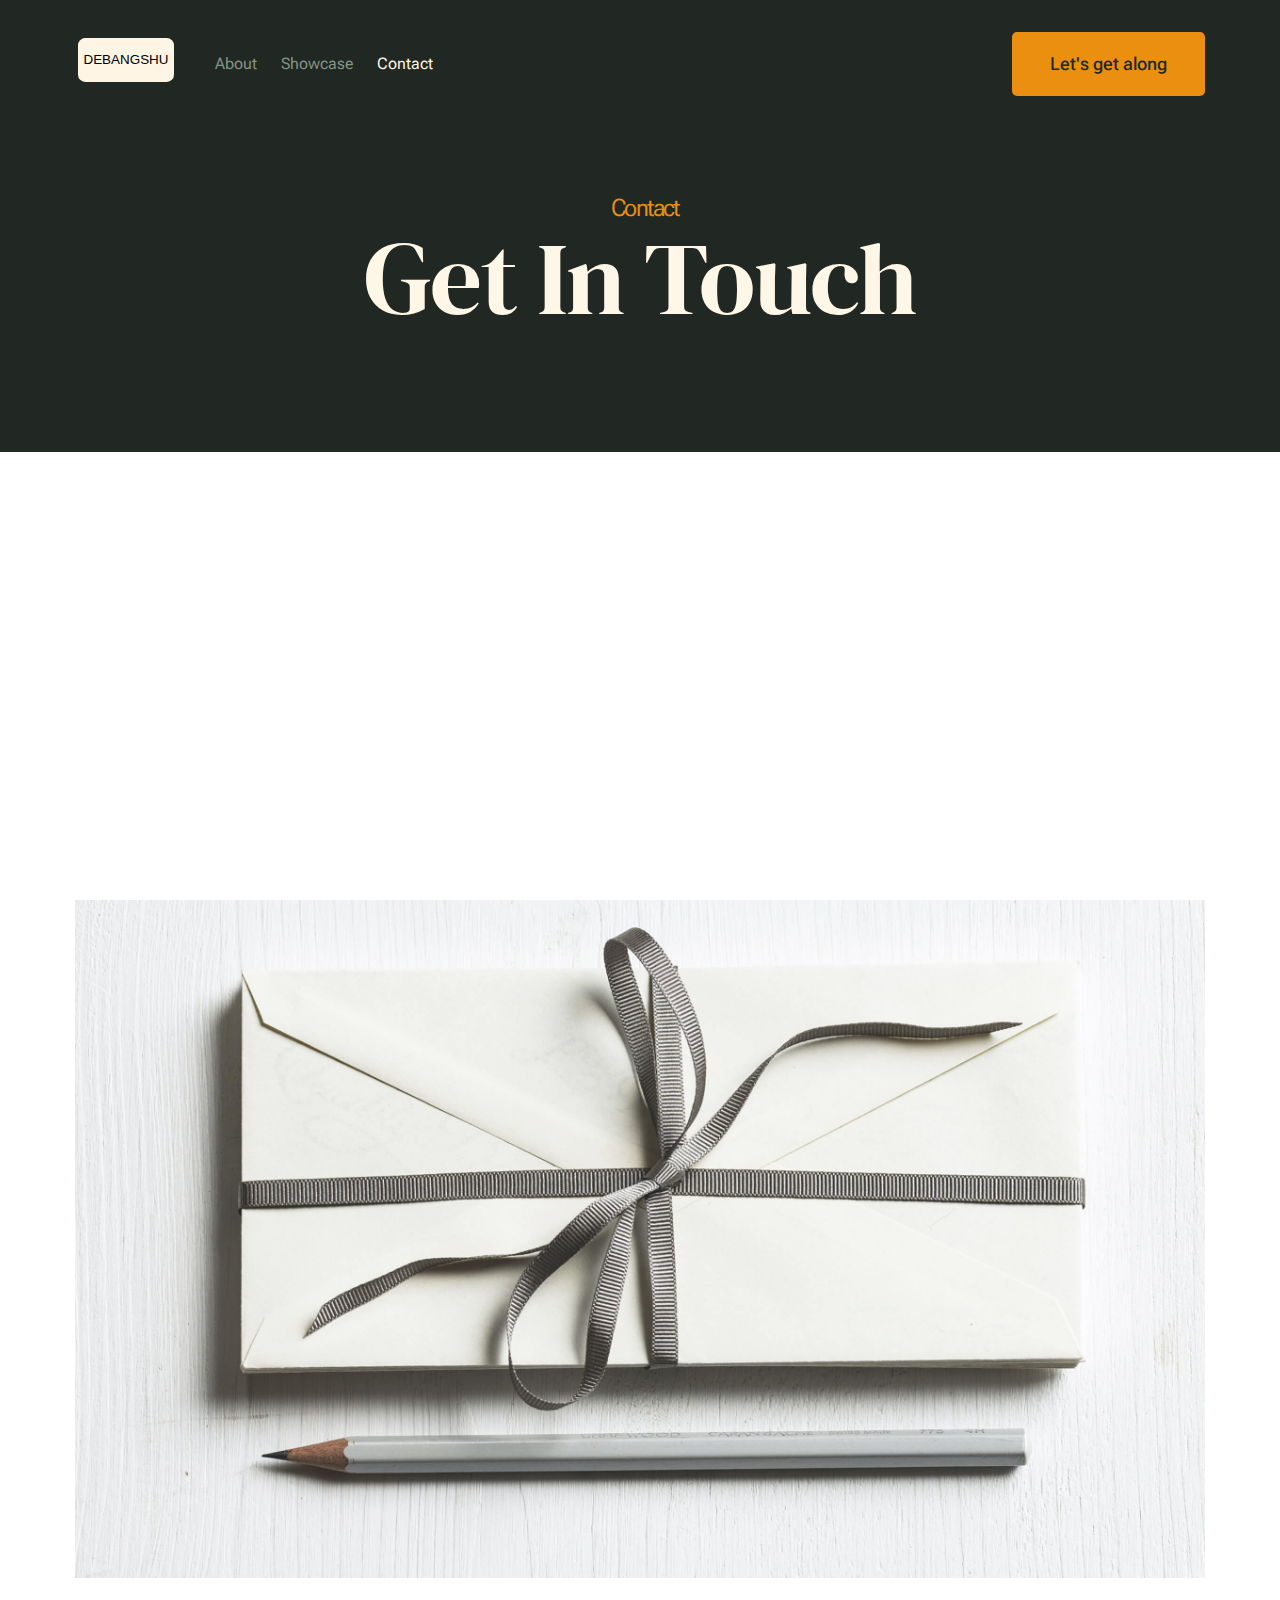
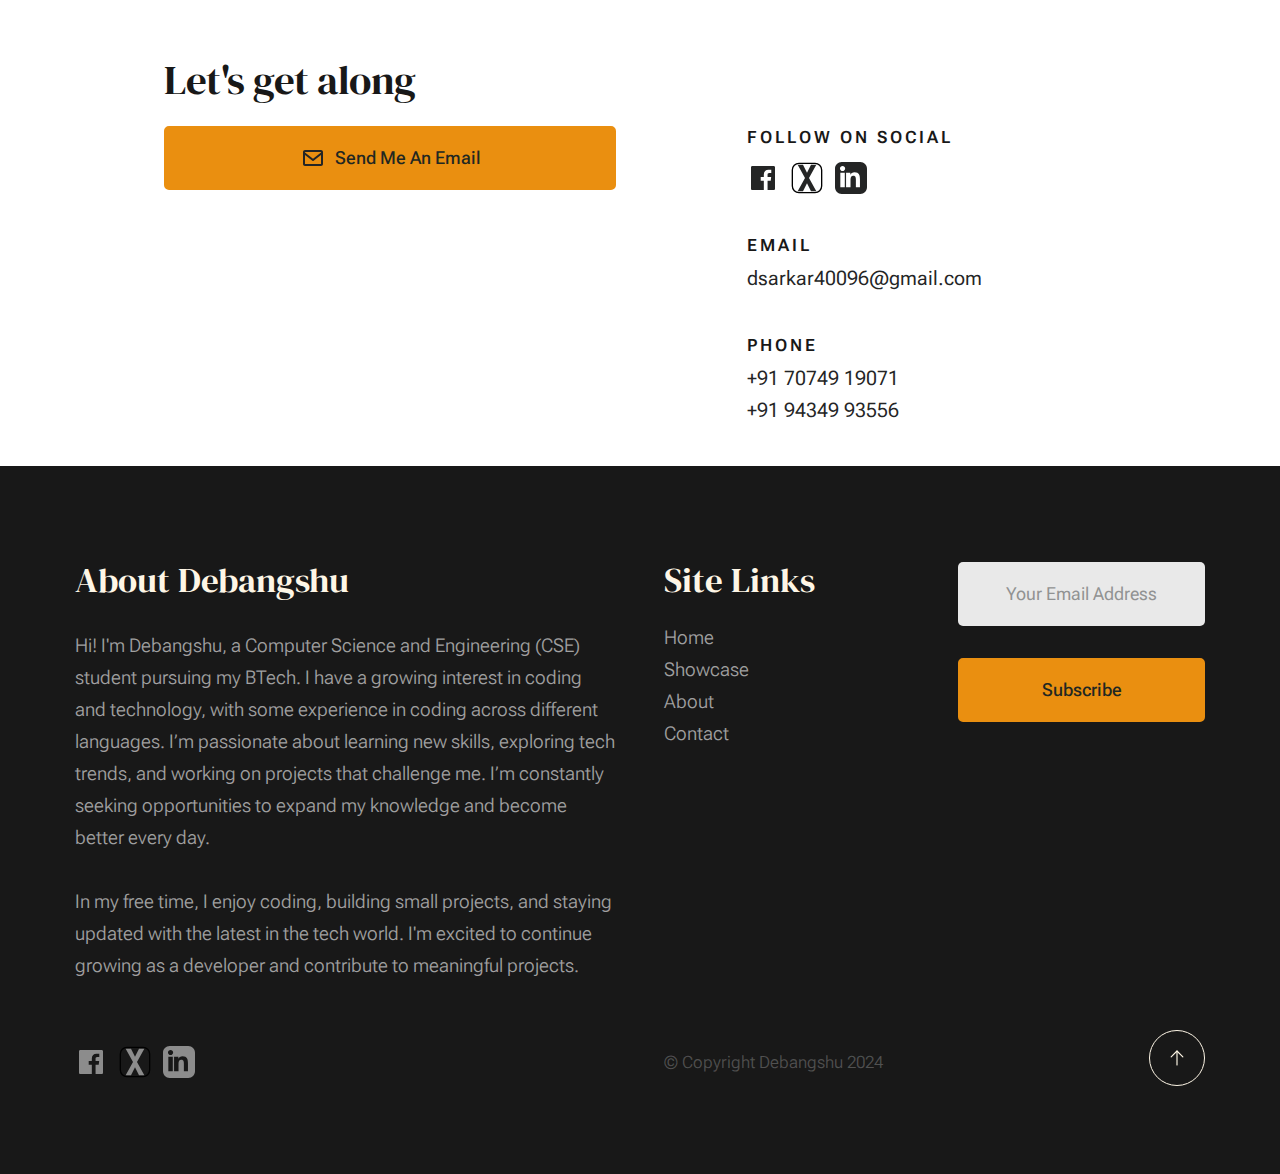
<file: contact.html>
<!DOCTYPE html>
<html lang="en" class="no-js" >
<head>

    <!--- basic page needs
    ================================================== -->
    <meta charset="utf-8">
    <meta name="viewport" content="width=device-width, initial-scale=1">
    <title>Contact-Debangshu</title>

    <script>
        document.documentElement.classList.remove('no-js');
        document.documentElement.classList.add('js');
    </script>

    <!-- CSS
    ================================================== -->
    <link rel="stylesheet" href="css/vendor.css">
    <link rel="stylesheet" href="css/styles.css">

    <!-- favicons
    ================================================== -->
    <link rel="apple-touch-icon" sizes="180x180" href="apple-touch-icon.png">
    <link rel="icon" type="image/png" sizes="32x32" href="favicon-32x32.png">
    <link rel="icon" type="image/png" sizes="16x16" href="favicon-16x16.png">
    <link rel="manifest" href="site.webmanifest">
 

    <meta name="viewpoint" content="width=device-width,  initial-scale=1.0 ">
</head>


<body id="top">


    <!-- preloader
    ================================================== -->
    <div id="preloader">
        <div id="loader" class="dots-fade">
            <div></div>
            <div></div>
            <div></div>
        </div>
    </div>


    <!-- page wrap
    ================================================== -->
    <div id="page" class="s-pagewrap">


        <!-- # site header 
        ================================================== -->
        <header class="s-header">
            <div class="row s-header__inner width-sixteen-col">

                <div class="s-header__block">
                    <div class="s-header__logo">
                        <a class="logo" href="index.html">
                            <img src="images/logo.svg" alt="Homepage">
                        </a>
                    </div>

                    <a class="s-header__menu-toggle" href="#0"><span>Menu</span></a>
                </div> <!-- end s-header__block -->

                <nav class="s-header__nav">
    
                    <ul class="s-header__menu-links">
                        <li><a href="about.html">About</a></li>
                         
                        <li><a href="event.html">Showcase</a></li>
                        <li class="current"><a href="contact.html">Contact</a></li>
                    </ul> <!-- s-header__menu-links -->

                    <div class="s-header__contact">
                        <a href="contact.html" class="btn btn--primary s-header__contact-btn">Let's get along</a>                        
                    </div> <!-- s-header__contact -->
    
                </nav> <!-- end s-header__nav -->

            </div> <!-- end s-header__inner -->
        </header> <!-- end s-header -->


        <!-- # site main content
        ================================================== -->
        <section id="content" class="s-content">

               <section class="s-pageheader pageheader">
                    <div class="row">
                        <div class="column xl-12">
                            <h1 class="page-title">
                                <span class="page-title__small-type text-pretitle">Contact</span>
                                Get In Touch
                            </h1>                            
                        </div>
                    </div>
               </section> <!--pageheader -->  

               <section class="s-pagecontent pagecontent">

                    <div class="row pageintro">
                        <div class="column xl-6 lg-12">
                            <!-- <h2 class="text-display-title">Let's take your business to the next level.</h2> -->
                        </div>
                        <!-- <div class="column xl-6 lg-12 u-flexitem-x-right">
                            <p class="lead">
                            Lorem ipsum dolor sit amet consectetur, adipisicing elit. Alias eos quas blanditiis, quos sint nostrum fugit aperiam 
                            inventore optio itaque molestias corporis, ipsa tenetur eligendi nihil iste porro, natus culpa consequuntur. Maxime, 
                            corporis tempore. Sed tenetur veritatis velit recusandae eum, molestiae voluptate ducimus laudantium esse illo. 
                            </p> -->
                        </div>                       
                    </div> <!-- pageintro -->   
                    
                    <div class="row pagemedia">
                        <d class="column xl-12">
                            <figure class="page-media">                                
                                <img src="images/thumbs/contact/contact-1200.jpg" 
                                     srcset="images/thumbs/contact/contact-2400.jpg 2400w, 
                                             images/thumbs/contact/contact-1200.jpg 1200w, 
                                             images/thumbs/contact/contact-600.jpg 600w" sizes="(max-width: 2400px) 100vw, 2400px" alt="">
                            </figure>
                        </d>
                    </div> <!-- pagemedia --> 

                    <div class="row width-narrower pagemain">
                        <div class="column xl-12">
                            <h2>Let's get along</h2>

                            <div class="row">
                                <div class="column xl-6 md-12 contact-cta">     
                                    <!-- <p>
                                    Lorem ipsum dolor sit, amet consectetur adipisicing elit. Deserunt quisquam voluptatibus debitis aperiam ratione. Officia, 
                                    suscipit iure, tenetur eum consequatur, consequuntur omnis accusamus odit quod pariatur excepturi architecto veniam. Soluta 
                                    modi dignissimos libero blanditiis at saepe doloribus temporibus illo facilis dolorem, aliquam obcaecati accusamus nihil 
                                    laboriosam, esse vel. Quod, vitae.
                                    </p> -->
        
                                    <a href="mailto:dsarkar40096@mail.com" class="btn btn--primary u-fullwidth contact-btn">
                                        <svg xmlns="http://www.w3.org/2000/svg" width="24" height="24" viewBox="0 0 24 24" style="fill: rgba(0, 0, 0, 1);transform: ;msFilter:;"><path d="M20 4H4c-1.103 0-2 .897-2 2v12c0 1.103.897 2 2 2h16c1.103 0 2-.897 2-2V6c0-1.103-.897-2-2-2zm0 2v.511l-8 6.223-8-6.222V6h16zM4 18V9.044l7.386 5.745a.994.994 0 0 0 1.228 0L20 9.044 20.002 18H4z"></path></svg>
                                        Send Me An Email
                                    </a>
                                </div> 
                                <div class="column xl-5 md-12 u-flexitem-x-right">

                                    <div class="contact-block">
                                        <h6>Follow On Social</h6>
                                        <ul class="contact-social social-list">
                                            <li>
                                                <a href="https://www.facebook.com/profile.php?id=61567623773092">
                                                    <svg xmlns="http://www.w3.org/2000/svg" width="24" height="24" viewBox="0 0 24 24" style="fill:rgba(0, 0, 0, 1);transform:;-ms-filter:"><path d="M20,3H4C3.447,3,3,3.448,3,4v16c0,0.552,0.447,1,1,1h8.615v-6.96h-2.338v-2.725h2.338v-2c0-2.325,1.42-3.592,3.5-3.592 c0.699-0.002,1.399,0.034,2.095,0.107v2.42h-1.435c-1.128,0-1.348,0.538-1.348,1.325v1.735h2.697l-0.35,2.725h-2.348V21H20 c0.553,0,1-0.448,1-1V4C21,3.448,20.553,3,20,3z"></path></svg>
                                                    <span class="u-screen-reader-text">Facebook</span>
                                                </a>
                                            </li>
                                            <li>
                                                <a href="https://x.com/rick_98ge">
                                                    <svg xmlns="http://www.w3.org/2000/svg" width="24" height="24" viewBox="0 0 24 24" fill="none">
  <!-- Borderline with a curved rectangle -->
  <rect x="1" y="1" width="22" height="22" rx="5" ry="5" stroke="black" stroke-width="1" fill="none"/>
  
  <!-- X logo -->
  <path d="M19 2H15L12 8L9 2H5L10.5 12L5 22H9L12 16L15 22H19L13.5 12L19 2Z" fill="black"/>
</svg>

                                                    <span class="u-screen-reader-text">Twitter</span>
                                                </a>
                                            </li>
                                            <li>
                                                <a href="https://www.linkedin.com/in/debangshu-sarkar-b2ab4a317?utm_source=share&utm_campaign=share_via&utm_content=profile&utm_medium=android_app">
                                                    <svg xmlns="http://www.w3.org/2000/svg" width="24" height="24" viewBox="0 0 24 24" style="fill:rgba(0, 0, 0, 1);"><path d="M19 0h-14c-2.761 0-5 2.239-5 5v14c0 2.761 2.239 5 5 5h14c2.761 0 5-2.239 5-5v-14c0-2.761-2.239-5-5-5zm-11.659 19h-3.341v-11h3.341v11zm-1.671-12.2c-1.071 0-1.941-.87-1.941-1.941s.87-1.941 1.941-1.941 1.941.87 1.941 1.941-.87 1.941-1.941 1.941zm13.33 12.2h-3.341v-5.604c0-1.337-.026-3.063-1.867-3.063-1.868 0-2.154 1.46-2.154 2.968v5.699h-3.34v-11h3.204v1.504h.045c.447-.846 1.537-1.736 3.163-1.736 3.384 0 4.007 2.227 4.007 5.122v6.11z"/></svg>

                                                    <span class="u-screen-reader-text">Linkdin</span>
                                                </a>
                                            </li>
                                            
                                        </ul> <!-- end s-footer__social -->
                                    </div>

                                    <div class="contact-block">
                                        <h6>Email</h6>
                                        <a href="mailto:#0">dsarkar40096@gmail.com</a>
                                    </div>

                                    <div class="contact-block">
                                        <h6>Phone</h6>
                                        <ul class="contact-list">
                                            <li><a href="tel:197-543-2345">+91 70749 19071</a></li>
                                            <li><a href="tel:197-123-9876">+91 94349 93556</a></li>
                                        </ul>
                                    </div>

                                </div>
                            </div>
                        </div>                        
                    </div> <!-- end pagemain -->

               </section> <!-- pagecontent -->

               <!-- <section class="s-testimonials">

                    <div class="s-testimonials__header row row-x-center text-center">
                        <div class="column xl-8 lg-12">
        
                            <p class="text-pretitle">
                            Testimonials
                            </p>
                            <h3>
                            Reviews From Real Clients
                            </h3>                        
        
                    /end s-testimonials__header

                    <div class="row s-testimonials__content">
                        <div class="column xl-12 testimonials">

                            <div class="swiper-container testimonials__slider page-slider">

                                <div class="swiper-wrapper">
                                    <div class="testimonials__slide swiper-slide">
                                        <p>
                                        Molestiae incidunt consequatur quis ipsa autem nam sit enim magni. Voluptas tempore rem. 
                                        Explicabo a quaerat sint autem dolore ducimus ut consequatur neque. Nisi dolores quaerat fuga rem nihil nostrum.
                                        Laudantium quia consequatur molestias.
                                        </p>
                                        <div class="testimonials__author">
                                            <img src="images/avatars/user-01.jpg" alt="Author image" class="testimonials__avatar">
                                            <cite class="testimonials__cite">
                                                <strong>John Rockefeller</strong>
                                                <span>Standard Oil Co.</span>
                                            </cite>
                                        </div>
                                    </div>
                                    <div class="testimonials__slide swiper-slide">
                                        <p>
                                        Voluptas tempore rem. Molestiae incidunt consequatur quis ipsa autem nam sit enim magni. 
                                        Explicabo a quaerat sint autem dolore ducimus ut consequatur neque. Nisi dolores quaerat fuga rem nihil nostrum.
                                        Laudantium quia consequatur molestias.
                                        </p>
                                        <div class="testimonials__author">
                                            <img src="images/avatars/user-04.jpg" alt="Author image" class="testimonials__avatar">
                                            <cite class="testimonials__cite">
                                                <strong>Andrew Carnegie</strong>
                                                <span>Carnegie Steel Co.</span>
                                            </cite>
                                        </div>
                                    </div>
                                    <div class="testimonials__slide swiper-slide">
                                        <p>
                                        Nisi dolores quaerat fuga rem nihil nostrum. Molestiae incidunt consequatur quis ipsa autem nam sit enim magni. 
                                        Voluptas tempore rem. Explicabo a quaerat sint autem dolore ducimus ut consequatur neque. 
                                        Laudantium quia consequatur molestias.
                                        </p>
                                        <div class="testimonials__author">
                                            <img src="images/avatars/user-06.jpg" alt="Author image" class="testimonials__avatar">
                                            <cite class="testimonials__cite">
                                                <strong>Henry Ford</strong>
                                                <span>Ford Motor Co.</span>
                                            </cite>
                                        </div>
                                    </div>
                                    <div class="testimonials__slide swiper-slide">
                                        <p>
                                        Molestiae incidunt consequatur quis ipsa autem nam sit enim magni. Voluptas tempore rem. 
                                        Explicabo a quaerat sint autem dolore ducimus ut consequatur neque. Nisi dolores quaerat fuga rem nihil nostrum.
                                        Laudantium quia consequatur molestias.
                                        </p>
                                        <div class="testimonials__author">
                                            <img src="images/avatars/user-02.jpg" alt="Author image" class="testimonials__avatar">
                                            <cite class="testimonials__cite">
                                                <strong>John Morgan</strong>
                                                <span>JP Morgan & Co.</span>
                                            </cite>
                                        </div>
                                    </div> 
                                </div>  end swiper-wrapper --> 

                                <!-- <div class="swiper-pagination"></div> -->

                            <!-- </div> end testimonials__slider  -->

                        <!-- </div> testimonials -->
                    <!-- </div> end s-testimonials__content -->

               <!-- </section> end s-testimonials -->

        <!-- </section> s-content -->

        <!-- # footer 
        ================================================== -->
        <footer class="s-footer">
            <div class="row s-footer__content">
                <div class="column xl-6 lg-6 md-12 s-footer__block s-footer__about">                    
                    <h3>About Debangshu</h3>
                    <p>
                        <p>Hi! I'm <span class="highlight" 
                            .highlight {
                                color: #e63946;
                                font-weight: bold;
                            }
                            >
                            Debangshu</span>, a Computer Science and Engineering (CSE) student pursuing my BTech. I have a growing interest in coding and technology, with some experience in coding across different languages. 
                            I’m passionate about learning new skills, exploring tech trends, and working on projects that challenge me. I’m constantly seeking opportunities to expand my knowledge and become better every day.</p>
                            <p>In my free time, I enjoy coding, building small projects, and staying updated with the latest in the tech world. I'm excited to continue growing as a developer and contribute to meaningful projects.</p>
                    
                    </p>               
                </div>                
                <div class="column xl-3 lg-6 md-12 s-footer__block s-footer__site-links">
                    <h3>Site Links</h3>
                    <ul class="link-list">
                        <li><a href="index.html">Home</a></li>
                         
                        <li><a href="Event.html">Showcase</a></li>
                        <li><a href="about.html">About</a></li>
                        <li><a href="contact.html">Contact</a></li>
                        <!--   -->
                    </ul>
                </div>
                <div class="column xl-3 lg-6 md-12 tab-12 s-footer__block s-footer__Join me">
        

                    <div class="subscribe-form">
                        <form id="mc-form" class="mc-form">
                            <input type="email" name="EMAIL" id="mce-EMAIL" class="u-fullwidth text-center" placeholder="Your Email Address" title="The domain portion of the email address is invalid (the portion after the @)." pattern="^([^\x00-\x20\x22\x28\x29\x2c\x2e\x3a-\x3c\x3e\x40\x5b-\x5d\x7f-\xff]+|\x22([^\x0d\x22\x5c\x80-\xff]|\x5c[\x00-\x7f])*\x22)(\x2e([^\x00-\x20\x22\x28\x29\x2c\x2e\x3a-\x3c\x3e\x40\x5b-\x5d\x7f-\xff]+|\x22([^\x0d\x22\x5c\x80-\xff]|\x5c[\x00-\x7f])*\x22))*\x40([^\x00-\x20\x22\x28\x29\x2c\x2e\x3a-\x3c\x3e\x40\x5b-\x5d\x7f-\xff]+|\x5b([^\x0d\x5b-\x5d\x80-\xff]|\x5c[\x00-\x7f])*\x5d)(\x2e([^\x00-\x20\x22\x28\x29\x2c\x2e\x3a-\x3c\x3e\x40\x5b-\x5d\x7f-\xff]+|\x5b([^\x0d\x5b-\x5d\x80-\xff]|\x5c[\x00-\x7f])*\x5d))*(\.\w{2,})+$" required>
                            <input type="submit" name="subscribe" value="Subscribe" class="btn btn--primary btn--small u-fullwidth">
                            <!-- <div style="position: absolute; left: -5000px;" aria-hidden="true"><input type="text" name="b_cdb7b577e41181934ed6a6a44_9a91cfe7b3" tabindex="-1" value=""></div> -->
                            <div class="mc-status"></div>
                        </form>
                    </div>
                </div>
            </div>    
            
            <div class="row s-footer__bottom">
                <div class="column xl-6 lg-12">
                    <ul class="s-footer__social social-list">
                        <li>
                            <a href="https://www.facebook.com/profile.php?id=61567623773092">
                                <svg xmlns="http://www.w3.org/2000/svg" width="24" height="24" viewBox="0 0 24 24" style="fill:rgba(0, 0, 0, 1);transform:;-ms-filter:"><path d="M20,3H4C3.447,3,3,3.448,3,4v16c0,0.552,0.447,1,1,1h8.615v-6.96h-2.338v-2.725h2.338v-2c0-2.325,1.42-3.592,3.5-3.592 c0.699-0.002,1.399,0.034,2.095,0.107v2.42h-1.435c-1.128,0-1.348,0.538-1.348,1.325v1.735h2.697l-0.35,2.725h-2.348V21H20 c0.553,0,1-0.448,1-1V4C21,3.448,20.553,3,20,3z"></path></svg>
                                <span class="u-screen-reader-text">Facebook</span>
                            </a>
                        </li>
                        <li>
                                <a href="https://x.com/rick_98ge">
                                <svg xmlns="http://www.w3.org/2000/svg" width="24" height="24" viewBox="0 0 24 24" fill="none">
  <!-- Borderline with a curved rectangle -->
  <rect x="1" y="1" width="22" height="22" rx="5" ry="5" stroke="black" stroke-width="1" fill="none"/>
  
  <!-- X logo -->
  <path d="M19 2H15L12 8L9 2H5L10.5 12L5 22H9L12 16L15 22H19L13.5 12L19 2Z" fill="black"/>
</svg>

                                <span class="u-screen-reader-text">Twitter</span>
                            </a>
                        </li>
                        <li>
                              <a href="https://www.linkedin.com/in/debangshu-sarkar-b2ab4a317?utm_source=share&utm_campaign=share_via&utm_content=profile&utm_medium=android_app">
                                        <svg xmlns="http://www.w3.org/2000/svg" width="24" height="24" viewBox="0 0 24 24" style="fill:rgba(0, 0, 0, 1);"><path d="M19 0h-14c-2.761 0-5 2.239-5 5v14c0 2.761 2.239 5 5 5h14c2.761 0 5-2.239 5-5v-14c0-2.761-2.239-5-5-5zm-11.659 19h-3.341v-11h3.341v11zm-1.671-12.2c-1.071 0-1.941-.87-1.941-1.941s.87-1.941 1.941-1.941 1.941.87 1.941 1.941-.87 1.941-1.941 1.941zm13.33 12.2h-3.341v-5.604c0-1.337-.026-3.063-1.867-3.063-1.868 0-2.154 1.46-2.154 2.968v5.699h-3.34v-11h3.204v1.504h.045c.447-.846 1.537-1.736 3.163-1.736 3.384 0 4.007 2.227 4.007 5.122v6.11z"/></svg>

                                        <span class="u-screen-reader-text">Linkdin</span>
                                    </a>
                        </li>
                        <li>
                              
                        </li>
                    </ul> <!-- end s-footer__social -->
                </div>
                <div class="column xl-6 lg-12">
                    <p class="ss-copyright">
                        <span>© Copyright Debangshu 2024</span> 
                         
                    </p>
                </div>

                <div class="ss-go-top">
                    <a class="smoothscroll" title="Back to Top" href="#top">
                        <svg xmlns="http://www.w3.org/2000/svg" viewBox="0 0 24 24" width="36" height="36" fill="none" stroke="#ffffff" stroke-width="1" stroke-linecap="round" stroke-linejoin="round">&lt;!--!  Atomicons Free 1.00 by @atisalab License - https://atomicons.com/license/ (Icons: CC BY 4.0) Copyright 2021 Atomicons --&gt;<polyline points="17 11 12 6 7 11"></polyline><line x1="12" y1="18" x2="12" y2="6"></line></svg>
                    </a>
                </div> <!-- end ss-go-top -->
            </div>
            
        </footer> <!-- end s-footer -->

    </div> <!-- end page-wrap -->

    <!-- Java Script
    ================================================== -->
    <script src="js/plugins.js"></script>
    <script src="js/main.js"></script>

</body>
</html>
</file>
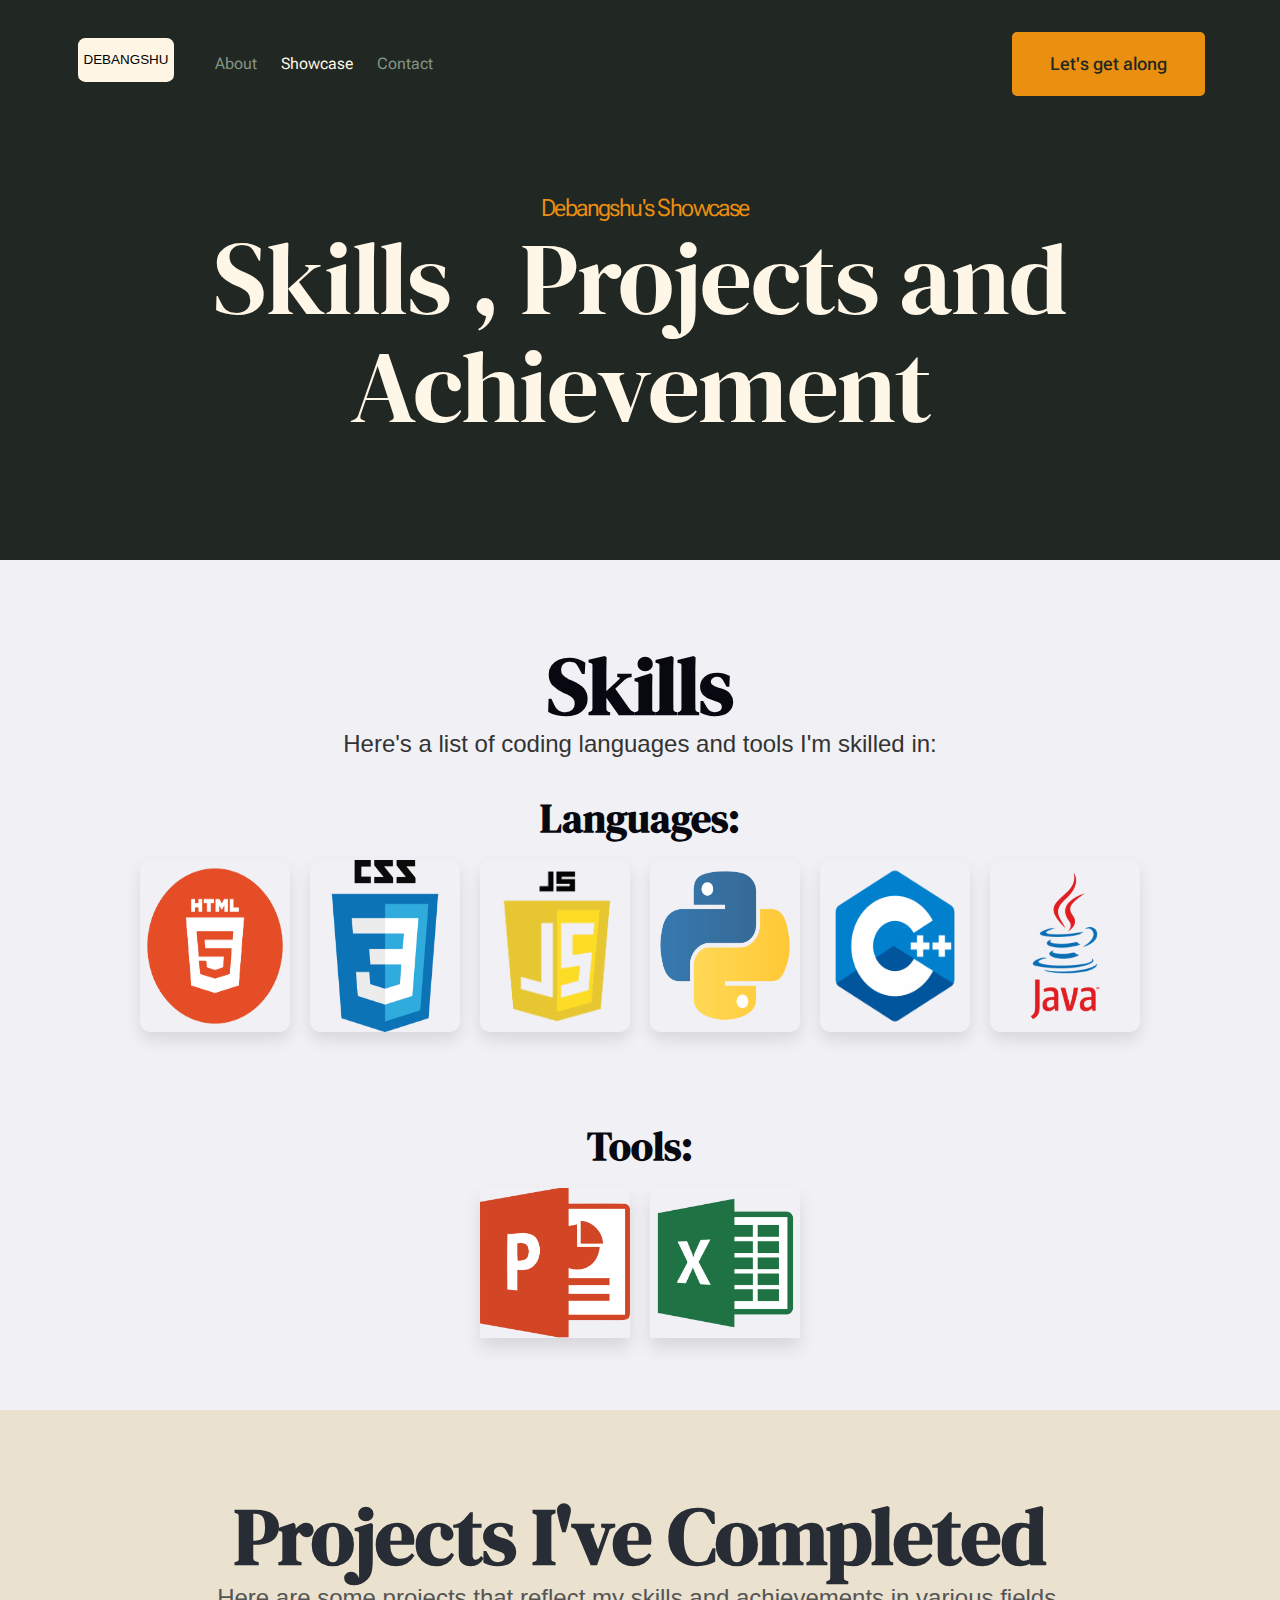
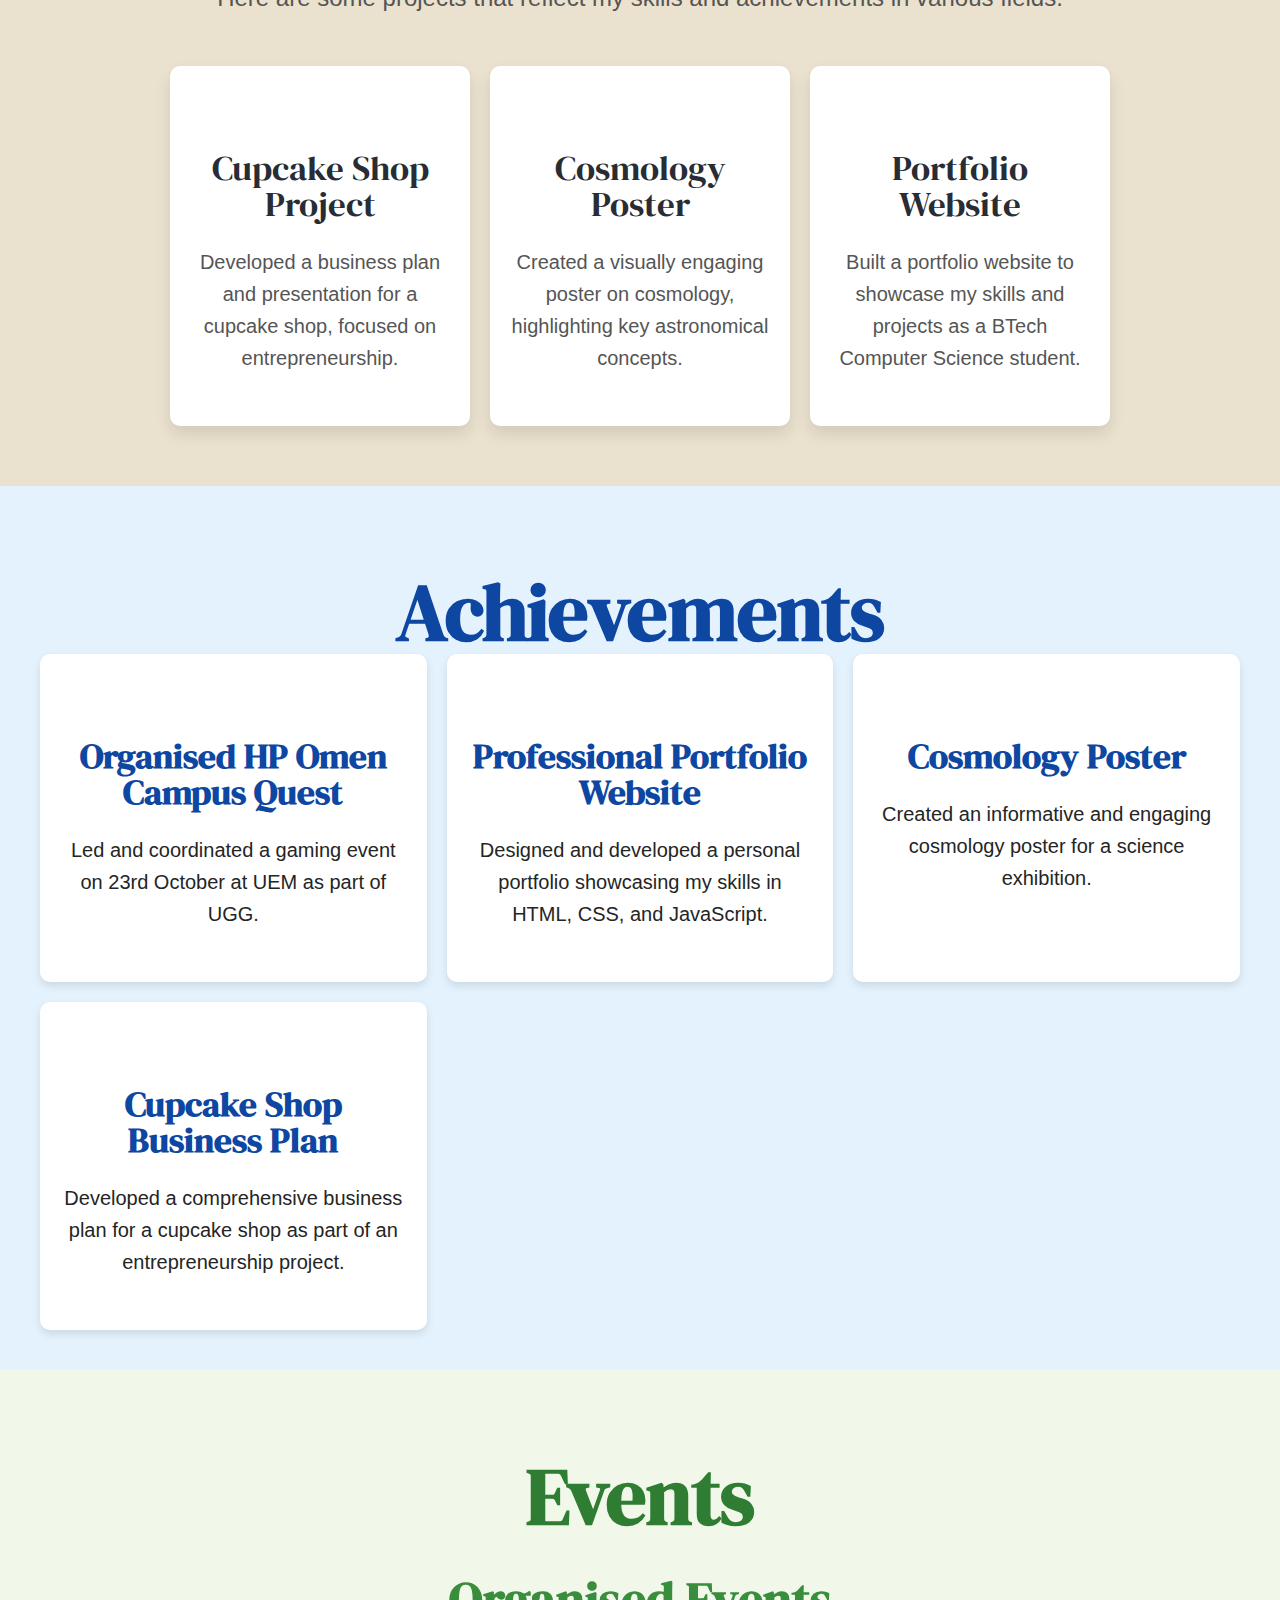
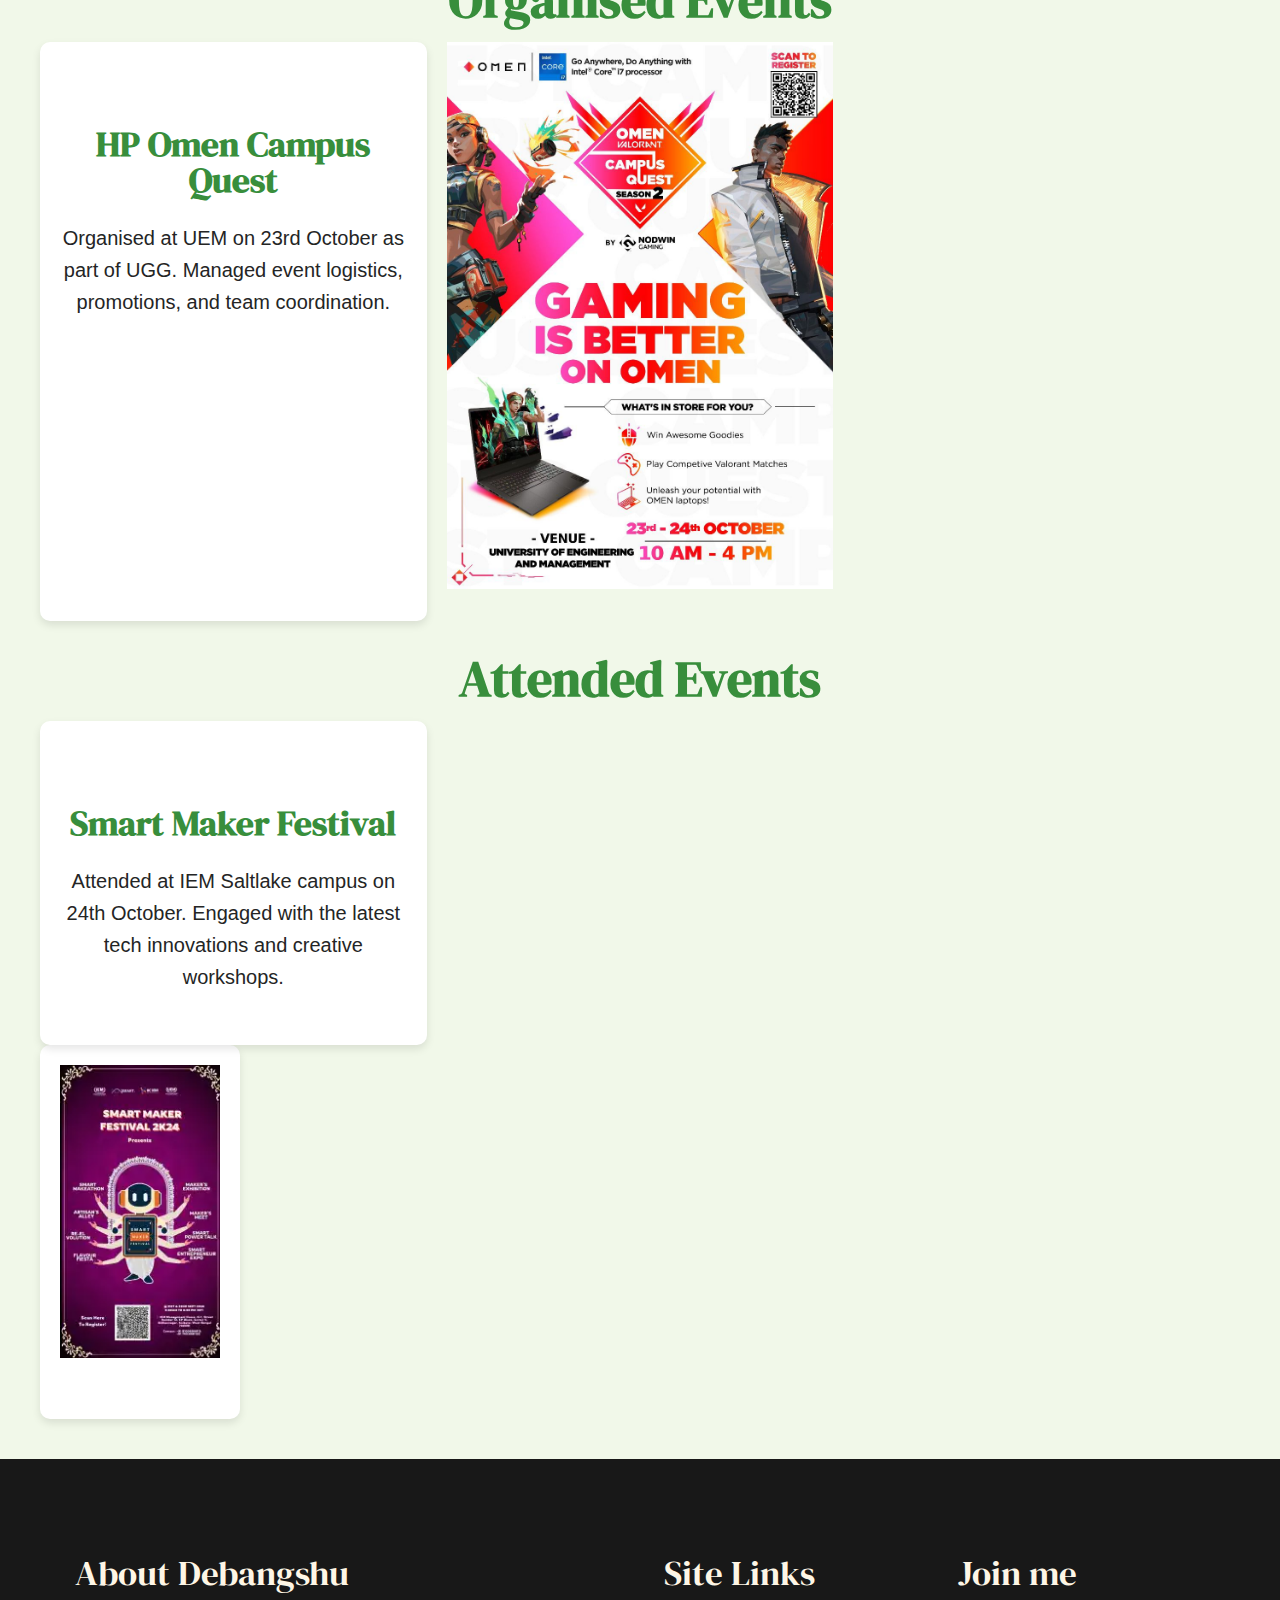
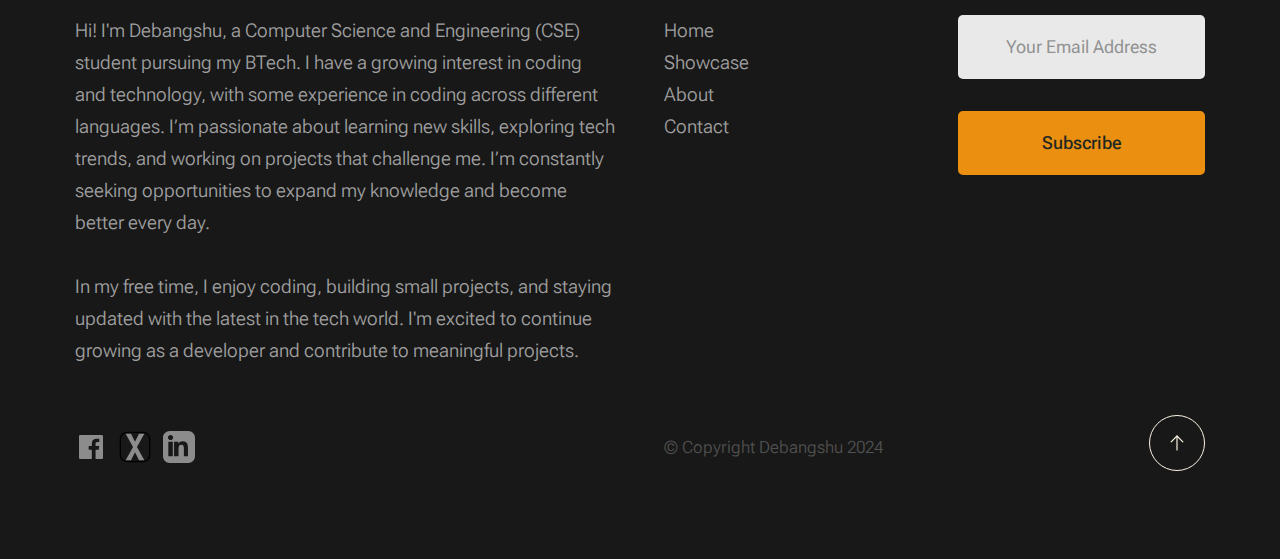
<file: event.html>
<!DOCTYPE html>
<html lang="en" class="no-js" >
<head>

    <!--- basic page needs
    ================================================== -->
    <meta charset="utf-8">
    <meta name="viewport" content="width=device-width, initial-scale=1">
    <title>Showcase-Debangshu</title>

    <script>
        document.documentElement.classList.remove('no-js');
        document.documentElement.classList.add('js');
    </script>

    <!-- CSS
    ================================================== -->
    <link rel="stylesheet" href="css/vendor.css">
    <link rel="stylesheet" href="css/styles.css">

    <!-- favicons
    ================================================== -->
    <link rel="apple-touch-icon" sizes="180x180" href="apple-touch-icon.png">
    <link rel="icon" type="image/png" sizes="32x32" href="favicon-32x32.png">
    <link rel="icon" type="image/png" sizes="16x16" href="favicon-16x16.png">
    <link rel="manifest" href="site.webmanifest">


    <meta name="viewpoint" content="width=device-width,  initial-scale=1.0 ">
</head>


<body id="top">


    <!-- preloader
    ================================================== -->
    <div id="preloader">
        <div id="loader" class="dots-fade">
            <div></div>
            <div></div>
            <div></div>
        </div>
    </div>


    <!-- page wrap
    ================================================== -->
    <div id="page" class="s-pagewrap">

        <!-- # site header 
        ================================================== -->
        <header class="s-header">

            <div class="row s-header__inner width-sixteen-col">

                <div class="s-header__block">
                    <div class="s-header__logo">
                        <a class="logo" href="index.html">
                            <img src="images/logo.svg" alt="Homepage">
                        </a>
                    </div>

                    <a class="s-header__menu-toggle" href="#0"><span>Menu</span></a>
                </div> <!-- end s-header__block -->

                <nav class="s-header__nav">
    
                    <ul class="s-header__menu-links">
                        <li><a href="about.html">About</a></li>
                         
                        <li class="current"><a href="event.html">Showcase</a></li>
                        <li><a href="contact.html">Contact</a></li>
                    </ul> <!-- s-header__menu-links -->

                    <div class="s-header__contact">
                        <a href="contact.html" class="btn btn--primary s-header__contact-btn">Let's get along</a>                        
                    </div> <!-- s-header__contact -->
    
                </nav> <!-- end s-header__nav -->

            </div> <!-- end s-header__inner -->

        </header> <!-- end s-header -->


        <!-- # site main content
        ================================================== -->
        <section id="content" class="s-content">

               <section class="s-pageheader pageheader">
                    <div class="row">
                        <div class="column xl-12">
                            <h1 class="page-title">
                                <span class="page-title__small-type text-pretitle">Debangshu's Showcase</span>
                                Skills , Projects and Achievement
                            </h1>
                        </div>
                    </div>
               </section>   

               <section>

                <div style="padding: 40px; background-color: #f0f0f5; font-family: Arial, sans-serif; text-align: center;">

                    <!-- Section Heading -->
                    <h2 style="font-weight: bold; font-size: 4em; color: #080810; margin-bottom: 20px;">Skills</h2>
                    <p style="font-size: 1.2em; color: #333;">Here's a list of coding languages and tools I'm skilled in:</p>
                  
                    <!-- Languages Section -->
                    <h3 style="font-weight: bold; font-size: 2em; color: #080810; margin-top: 40px;">Languages:</h3>
                    <div class="plo" style="display: flex; justify-content: center; gap: 20px; flex-wrap: wrap; margin-bottom: 40px;">
                      <img src=" htmllogo.png" alt="HTML Logo" title="HTML" style="width: 150px; height: auto;">
                      <img src=" csslogo.png" alt="CSS Logo" title="CSS" style="width: 150px; height: auto;">
                      <img src=" jslogo.png" alt="JavaScript Logo" title="JavaScript" style="width: 150px; height: auto;">
                      <img src=" pythonlogo.png" alt="Python Logo" title="Python" style="width: 150px; height: auto;">
                      <img src=" c++logo.png" alt="C++ Logo" title="C++" style="width: 150px; height: auto;">
                      <img src=" javalogo.png" alt="Java Logo" title="Java" style="width: 150px; height: auto;">
                    </div>
                  
                    <!-- Tools Section -->
                    <h3 style="font-weight: bold; font-size: 2em; color: #080810;">Tools:</h3>
                    <div class="clients-list" style="display: flex; justify-content: center; gap: 20px; flex-wrap: wrap;">
                      <img src=" pptlogo.png" alt="PowerPoint Logo" title="PowerPoint" style="width: 150px; height: auto;">
                      <img src=" xcellogo.png" alt="Excel Logo" title="Excel" style="width: 150px; height: auto;">
                    </div>
                  
                  </div>
                  
                  <style>
                    .plo img {
                      box-shadow: 0 8px 16px rgba(0, 0, 0, 0.1); /* Box shadow for images */
                      border-radius: 10px; /* Rounded corners */
                      transition: transform 0.3s ease, box-shadow 0.3s ease; /* Smooth transition for hover effects */
                    }
                  
                    .plo img:hover {
                      transform: scale(1.1); /* Enlarge image slightly on hover */
                      box-shadow: 0 12px 24px rgba(0, 0, 0, 0.2); /* More shadow on hover */
                    }
                  </style>
                  
                    <div style="text-align: center; padding: 40px; background-color: #eae1ce; font-family: Arial, sans-serif;">

                        <!-- Section Title -->
                        <h2 style="font-size: 4em; font-weight: bold; color: #282c34;">Projects I've Completed</h2>
                        <p style="font-size: 1.2em; color: #555;">Here are some projects that reflect my skills and achievements in various fields.</p>
                      
                        <!-- Project Cards Container -->
                        <div style="display: flex; justify-content: center; flex-wrap: wrap; gap: 20px; padding: 20px 0;">
                      
                          <!-- Project 1 -->
                          <div style="width: 300px; background-color: white; border-radius: 10px; box-shadow: 0 8px 16px rgba(0, 0, 0, 0.1); padding: 20px; transition: transform 0.3s ease, box-shadow 0.3s ease;">
                            <h3 style="color: #282c34;">Cupcake Shop Project</h3>
                            <p style="color: #555;">Developed a business plan and presentation for a cupcake shop, focused on entrepreneurship.</p>
                             
                          </div>
                      
                          <!-- Project 2 -->
                          <div style="width: 300px; background-color: white; border-radius: 10px; box-shadow: 0 8px 16px rgba(0, 0, 0, 0.1); padding: 20px; transition: transform 0.3s ease, box-shadow 0.3s ease;">
                            <h3 style="color: #282c34;">Cosmology Poster</h3>
                            <p style="color: #555;">Created a visually engaging poster on cosmology, highlighting key astronomical concepts.</p>
                             
                          </div>
                      
                          <!-- Project 3 -->
                          <div style="width: 300px; background-color: white; border-radius: 10px; box-shadow: 0 8px 16px rgba(0, 0, 0, 0.1); padding: 20px; transition: transform 0.3s ease, box-shadow 0.3s ease;">
                            <h3 style="color: #282c34;">Portfolio Website</h3>
                            <p style="color: #555;">Built a portfolio website to showcase my skills and projects as a BTech Computer Science student.</p>
                             
                          </div>
                      
                        </div>
                      
                      </div>
             <!-- Achievements Section -->
<div style="padding: 40px; background-color: #e3f2fd; font-family: Arial, sans-serif; text-align: center;">
    <h2 style="font-weight: bold; font-size: 4em; color: #0d47a1; margin-bottom: 20px;">Achievements</h2>
  
    <div class="achievement-cards" style="display: grid; grid-template-columns: repeat(auto-fill, minmax(300px, 1fr)); gap: 20px;">
      <!-- Achievement 1 -->
      <div class="card" style="padding: 20px; background-color: white; border-radius: 10px; box-shadow: 0 4px 8px rgba(0, 0, 0, 0.1);">
        <h3 style="font-weight: bold; color: #0d47a1;">Organised HP Omen Campus Quest</h3>
        <p>Led and coordinated a gaming event on 23rd October at UEM as part of UGG.</p>
      </div>
  
      <!-- Achievement 2 -->
      <div class="card" style="padding: 20px; background-color: white; border-radius: 10px; box-shadow: 0 4px 8px rgba(0, 0, 0, 0.1);">
        <h3 style="font-weight: bold; color: #0d47a1;">Professional Portfolio Website</h3>
        <p>Designed and developed a personal portfolio showcasing my skills in HTML, CSS, and JavaScript.</p>
      </div>
  
      <!-- Achievement 3 -->
      <div class="card" style="padding: 20px; background-color: white; border-radius: 10px; box-shadow: 0 4px 8px rgba(0, 0, 0, 0.1);">
        <h3 style="font-weight: bold; color: #0d47a1;">Cosmology Poster</h3>
        <p>Created an informative and engaging cosmology poster for a science exhibition.</p>
      </div>
  
      <!-- Achievement 4 -->
      <div class="card" style="padding: 20px; background-color: white; border-radius: 10px; box-shadow: 0 4px 8px rgba(0, 0, 0, 0.1);">
        <h3 style="font-weight: bold; color: #0d47a1;">Cupcake Shop Business Plan</h3>
        <p>Developed a comprehensive business plan for a cupcake shop as part of an entrepreneurship project.</p>
      </div>
    </div>
  </div>
  
  <!-- Events Section -->
  <div style="padding: 40px; background-color: #f1f8e9; font-family: Arial, sans-serif; text-align: center;">
    <h2 style="font-weight: bold; font-size: 4em; color: #2e7d32; margin-bottom: 20px;">Events</h2>
  
    <!-- Organised Events Section -->
    <h3 style="font-weight: bold; font-size: 2.5em; color: #388e3c;">Organised Events</h3>
    <div class="event-cards" style="display: grid; grid-template-columns: repeat(auto-fill, minmax(300px, 1fr)); gap: 20px;">
      <!-- Organised Event 1 -->
      <div class="card" style="padding: 20px; background-color: white; border-radius: 10px; box-shadow: 0 4px 8px rgba(0, 0, 0, 0.1);">
        <h3 style="font-weight: bold; color: #388e3c;">HP Omen Campus Quest</h3>
        <p>Organised at UEM on 23rd October as part of UGG. Managed event logistics, promotions, and team coordination.</p>
      </div>
        <img src=" omen.jpg">
      
    </div>
  
    <!-- Attended Events Section -->
    <h3 style="font-weight: bold; font-size: 2.5em; color: #388e3c; margin-top: 40px;">Attended Events</h3>
    <div class="event-cards" style="display: grid; grid-template-columns: repeat(auto-fill, minmax(300px, 1fr)); gap: 20px;">
      <!-- Attended Event 1 -->
      <div class="card" style="padding: 20px; background-color: white; border-radius: 10px; box-shadow: 0 4px 8px rgba(0, 0, 0, 0.1);">
        <h3 style="font-weight: bold; color: #388e3c;">Smart Maker Festival</h3>
        <p>Attended at IEM Saltlake campus on 24th October. Engaged with the latest tech innovations and creative workshops.</p>
      </div>
    </div>
    <div class="card" style="padding: 20px; width: 200px; background-color: white; border-radius: 10px; box-shadow: 0 4px 8px rgba(0, 0, 0, 0.1);"><img src=" smfimg.webp"></div>
  </div>
  
  <style>
    .card {
      transition: transform 0.3s ease, box-shadow 0.3s ease;
    }
  
    .card:hover {
      transform: scale(1.05); /* Slightly enlarge card on hover */
      box-shadow: 0 12px 24px rgba(0, 0, 0, 0.2); /* Add shadow on hover */
    }
  </style>
  
  

                      

                   </section>

        </section> <!-- s-content-->

        
    

        <!-- # footer 
        ================================================== -->
        <footer class="s-footer">
            <div class="row s-footer__content">
                <div class="column xl-6 lg-6 md-12 s-footer__block s-footer__about">                    
                    <h3>About Debangshu</h3>
                    <p>Hi! I'm <span class="highlight"  
                        .highlight {
                        color: #e63946;
                        font-weight: bold;
                        }>
                    Debangshu</span>, a Computer Science and Engineering (CSE) student pursuing my BTech. I have a growing interest in coding and technology, with some experience in coding across different languages. 
                        I’m passionate about learning new skills, exploring tech trends, and working on projects that challenge me. I’m constantly seeking opportunities to expand my knowledge and become better every day.</p>
                        <p>In my free time, I enjoy coding, building small projects, and staying updated with the latest in the tech world. I'm excited to continue growing as a developer and contribute to meaningful projects.</p>
                
                </p>                
                </div>                
                <div class="column xl-3 lg-6 md-12 s-footer__block s-footer__site-links">
                    <h3>Site Links</h3>
                    <ul class="link-list">
                        <li><a href="index.html">Home</a></li>
                         
                        <li><a href="event.html">Showcase</a></li>
                        <li><a href="about.html">About</a></li>
                        <li><a href="contact.html">Contact</a></li>
                         
                    </ul>
                </div>
                <div class="column xl-3 lg-6 md-12 tab-12 s-footer__block s-footer__Join me">
                    <h3>Join me</h3>

                    

                    <div class="subscribe-form">
                        <form id="mc-form" class="mc-form">
                            <input type="email" name="EMAIL" id="mce-EMAIL" class="u-fullwidth text-center" placeholder="Your Email Address" title="The domain portion of the email address is invalid (the portion after the @)." pattern="^([^\x00-\x20\x22\x28\x29\x2c\x2e\x3a-\x3c\x3e\x40\x5b-\x5d\x7f-\xff]+|\x22([^\x0d\x22\x5c\x80-\xff]|\x5c[\x00-\x7f])*\x22)(\x2e([^\x00-\x20\x22\x28\x29\x2c\x2e\x3a-\x3c\x3e\x40\x5b-\x5d\x7f-\xff]+|\x22([^\x0d\x22\x5c\x80-\xff]|\x5c[\x00-\x7f])*\x22))*\x40([^\x00-\x20\x22\x28\x29\x2c\x2e\x3a-\x3c\x3e\x40\x5b-\x5d\x7f-\xff]+|\x5b([^\x0d\x5b-\x5d\x80-\xff]|\x5c[\x00-\x7f])*\x5d)(\x2e([^\x00-\x20\x22\x28\x29\x2c\x2e\x3a-\x3c\x3e\x40\x5b-\x5d\x7f-\xff]+|\x5b([^\x0d\x5b-\x5d\x80-\xff]|\x5c[\x00-\x7f])*\x5d))*(\.\w{2,})+$" required>
                            <input type="submit" name="subscribe" value="Subscribe" class="btn btn--primary btn--small u-fullwidth">
                            <!-- <div style="position: relative; left: -5000px;" aria-hidden="true"><input type="text" name="b_cdb7b577e41181934ed6a6a44_9a91cfe7b3" tabindex="-1" value=""></div> -->
                            <div class="mc-status"></div>
                        </form>
                    </div>
                </div>
            </div>    
            
            <div class="row s-footer__bottom">
                <div class="column xl-6 lg-12">
                    <ul class="s-footer__social social-list">
                        <li>
                            <a href="https://www.facebook.com/profile.php?id=61567623773092">
                                <svg xmlns="http://www.w3.org/2000/svg" width="24" height="24" viewBox="0 0 24 24" style="fill:rgba(0, 0, 0, 1);transform:;-ms-filter:"><path d="M20,3H4C3.447,3,3,3.448,3,4v16c0,0.552,0.447,1,1,1h8.615v-6.96h-2.338v-2.725h2.338v-2c0-2.325,1.42-3.592,3.5-3.592 c0.699-0.002,1.399,0.034,2.095,0.107v2.42h-1.435c-1.128,0-1.348,0.538-1.348,1.325v1.735h2.697l-0.35,2.725h-2.348V21H20 c0.553,0,1-0.448,1-1V4C21,3.448,20.553,3,20,3z"></path></svg>
                                <span class="u-screen-reader-text">Facebook</span>
                            </a>
                        </li>
                        <li>
                                <a href="https://x.com/rick_98ge">
                                <svg xmlns="http://www.w3.org/2000/svg" width="24" height="24" viewBox="0 0 24 24" fill="none">
  <!-- Borderline with a curved rectangle -->
  <rect x="1" y="1" width="22" height="22" rx="5" ry="5" stroke="black" stroke-width="1" fill="none"/>
  
  <!-- X logo -->
  <path d="M19 2H15L12 8L9 2H5L10.5 12L5 22H9L12 16L15 22H19L13.5 12L19 2Z" fill="black"/>
</svg>

                                <span class="u-screen-reader-text">Twitter</span>
                            </a>
                        </li>
                        <li>
                              <a href="https://www.linkedin.com/in/debangshu-sarkar-b2ab4a317?utm_source=share&utm_campaign=share_via&utm_content=profile&utm_medium=android_app">
                                        <svg xmlns="http://www.w3.org/2000/svg" width="24" height="24" viewBox="0 0 24 24" style="fill:rgba(0, 0, 0, 1);"><path d="M19 0h-14c-2.761 0-5 2.239-5 5v14c0 2.761 2.239 5 5 5h14c2.761 0 5-2.239 5-5v-14c0-2.761-2.239-5-5-5zm-11.659 19h-3.341v-11h3.341v11zm-1.671-12.2c-1.071 0-1.941-.87-1.941-1.941s.87-1.941 1.941-1.941 1.941.87 1.941 1.941-.87 1.941-1.941 1.941zm13.33 12.2h-3.341v-5.604c0-1.337-.026-3.063-1.867-3.063-1.868 0-2.154 1.46-2.154 2.968v5.699h-3.34v-11h3.204v1.504h.045c.447-.846 1.537-1.736 3.163-1.736 3.384 0 4.007 2.227 4.007 5.122v6.11z"/></svg>

                                        <span class="u-screen-reader-text">Linkdin</span>
                                    </a>
                        </li>
                        <li>
                              
                        </li>
                    </ul> <!-- end s-footer__social -->
                </div>
                <div class="column xl-6 lg-12">
                    <p class="ss-copyright">
                        <span>© Copyright Debangshu 2024</span> 
                         
                    </p>
                </div>

                <div class="ss-go-top">
                    <a class="smoothscroll" title="Back to Top" href="#top">
                        <svg xmlns="http://www.w3.org/2000/svg" viewBox="0 0 24 24" width="36" height="36" fill="none" stroke="#ffffff" stroke-width="1" stroke-linecap="round" stroke-linejoin="round">&lt;!--!  Atomicons Free 1.00 by @atisalab License - https://atomicons.com/license/ (Icons: CC BY 4.0) Copyright 2021 Atomicons --&gt;<polyline points="17 11 12 6 7 11"></polyline><line x1="12" y1="18" x2="12" y2="6"></line></svg>
                    </a>
                </div> <!-- end ss-go-top -->
            </div>
            
        </footer> <!-- end s-footer -->

    </div> <!-- end page-wrap -->

    <!-- Java Script
    ================================================== -->
    <script src="js/plugins.js"></script>
    <script src="js/main.js"></script>

</body>
</html>
</file>
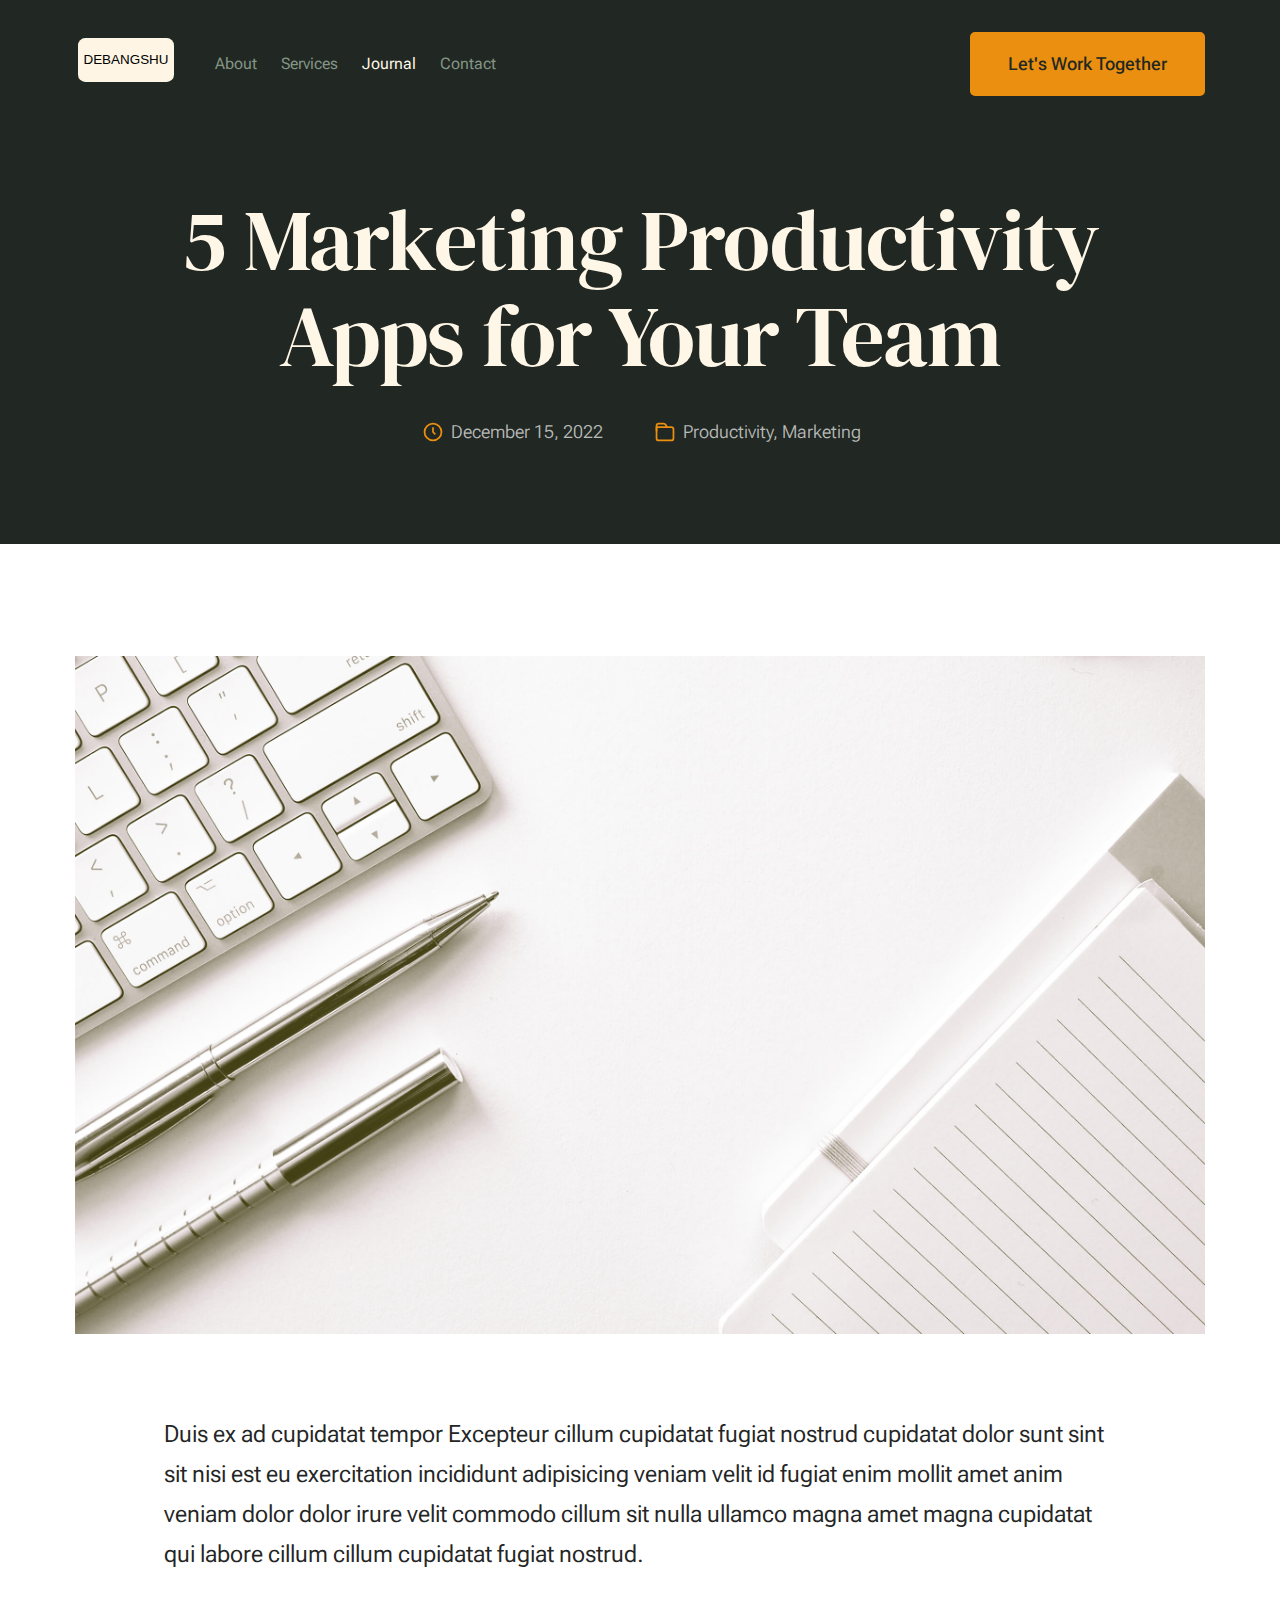
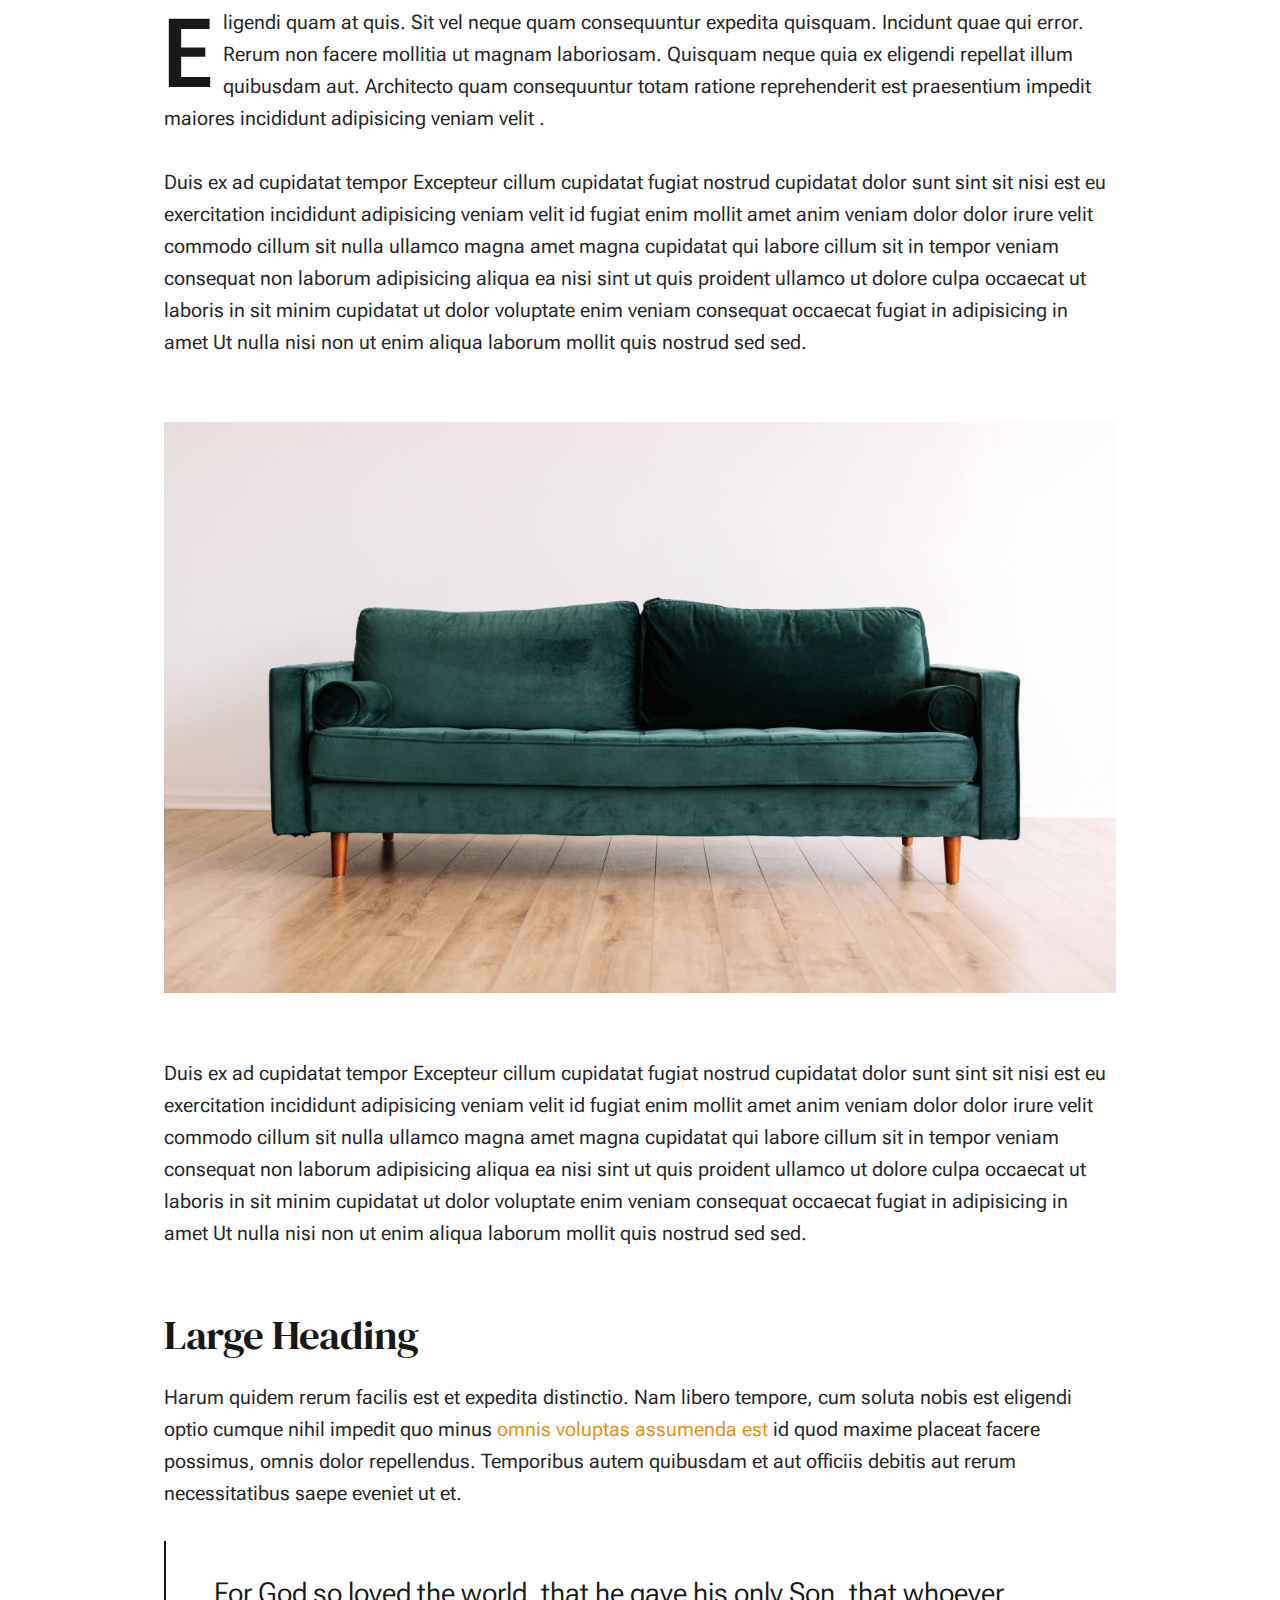
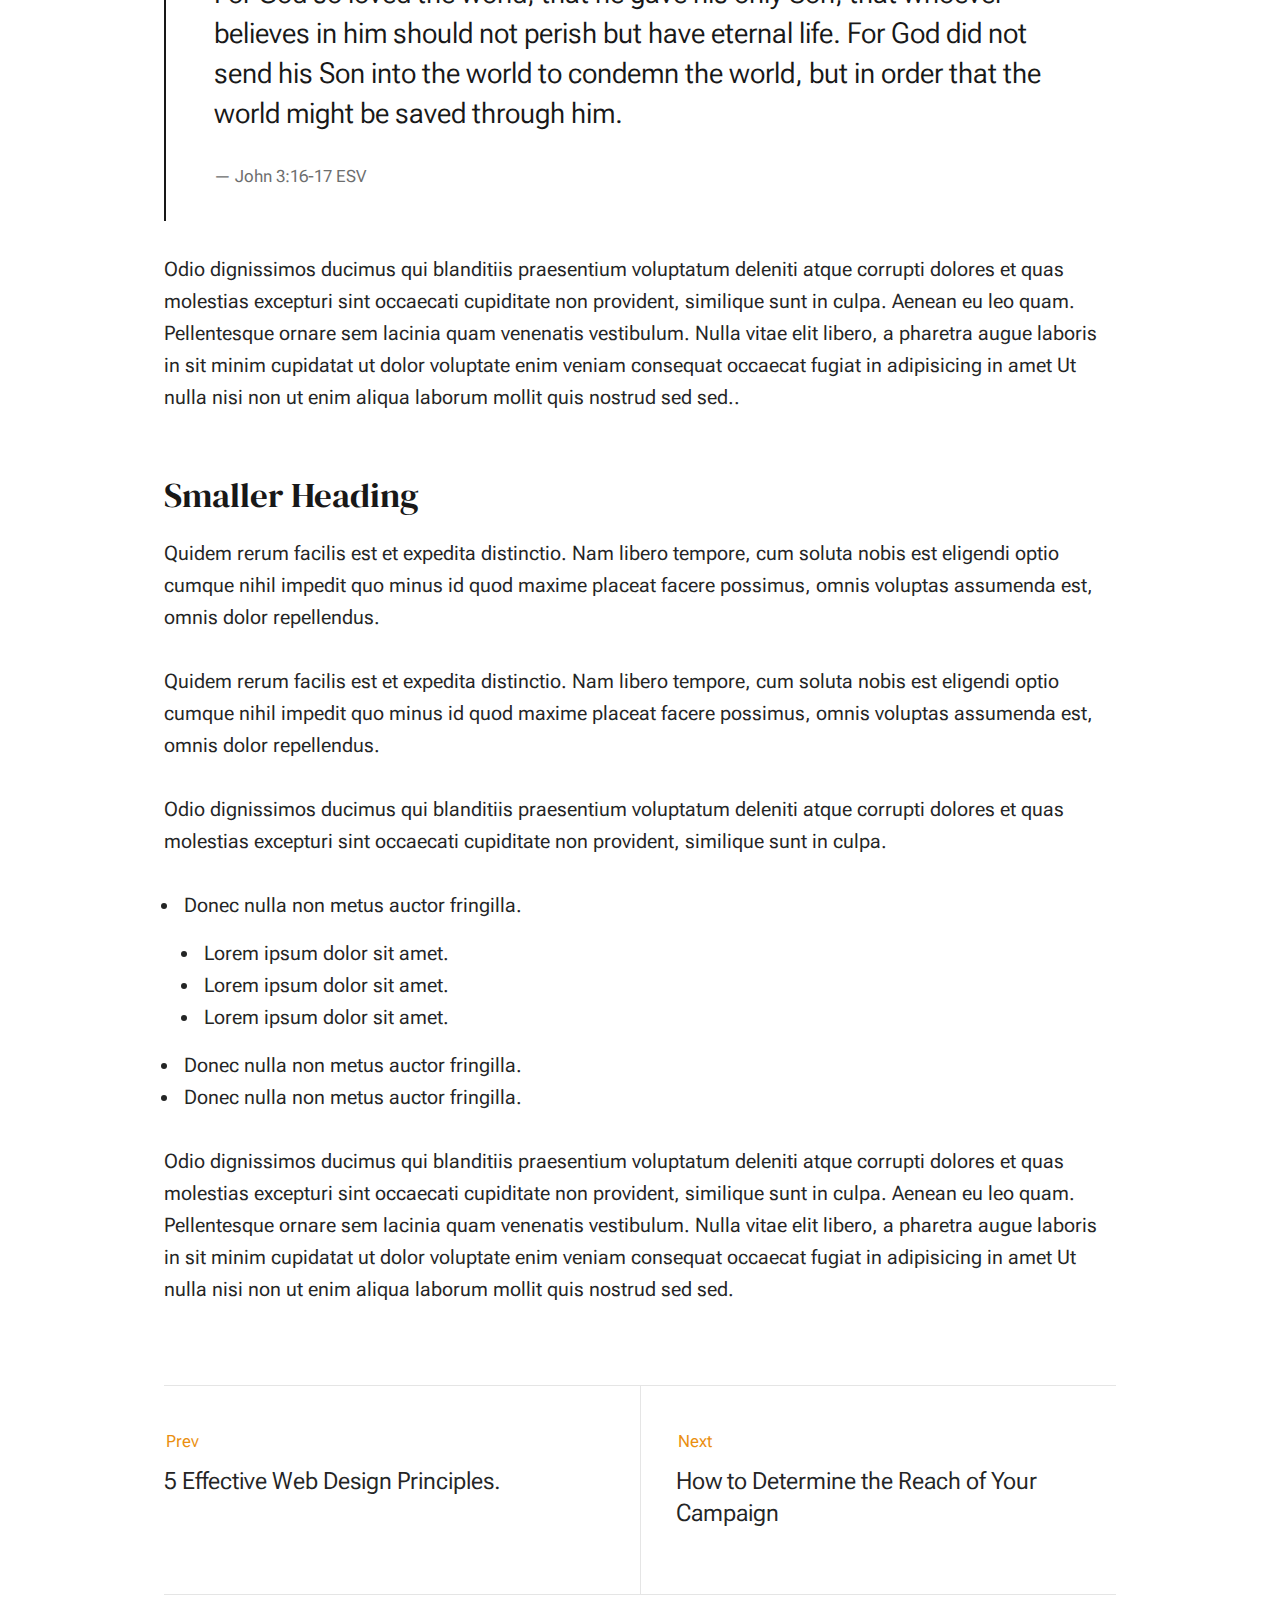
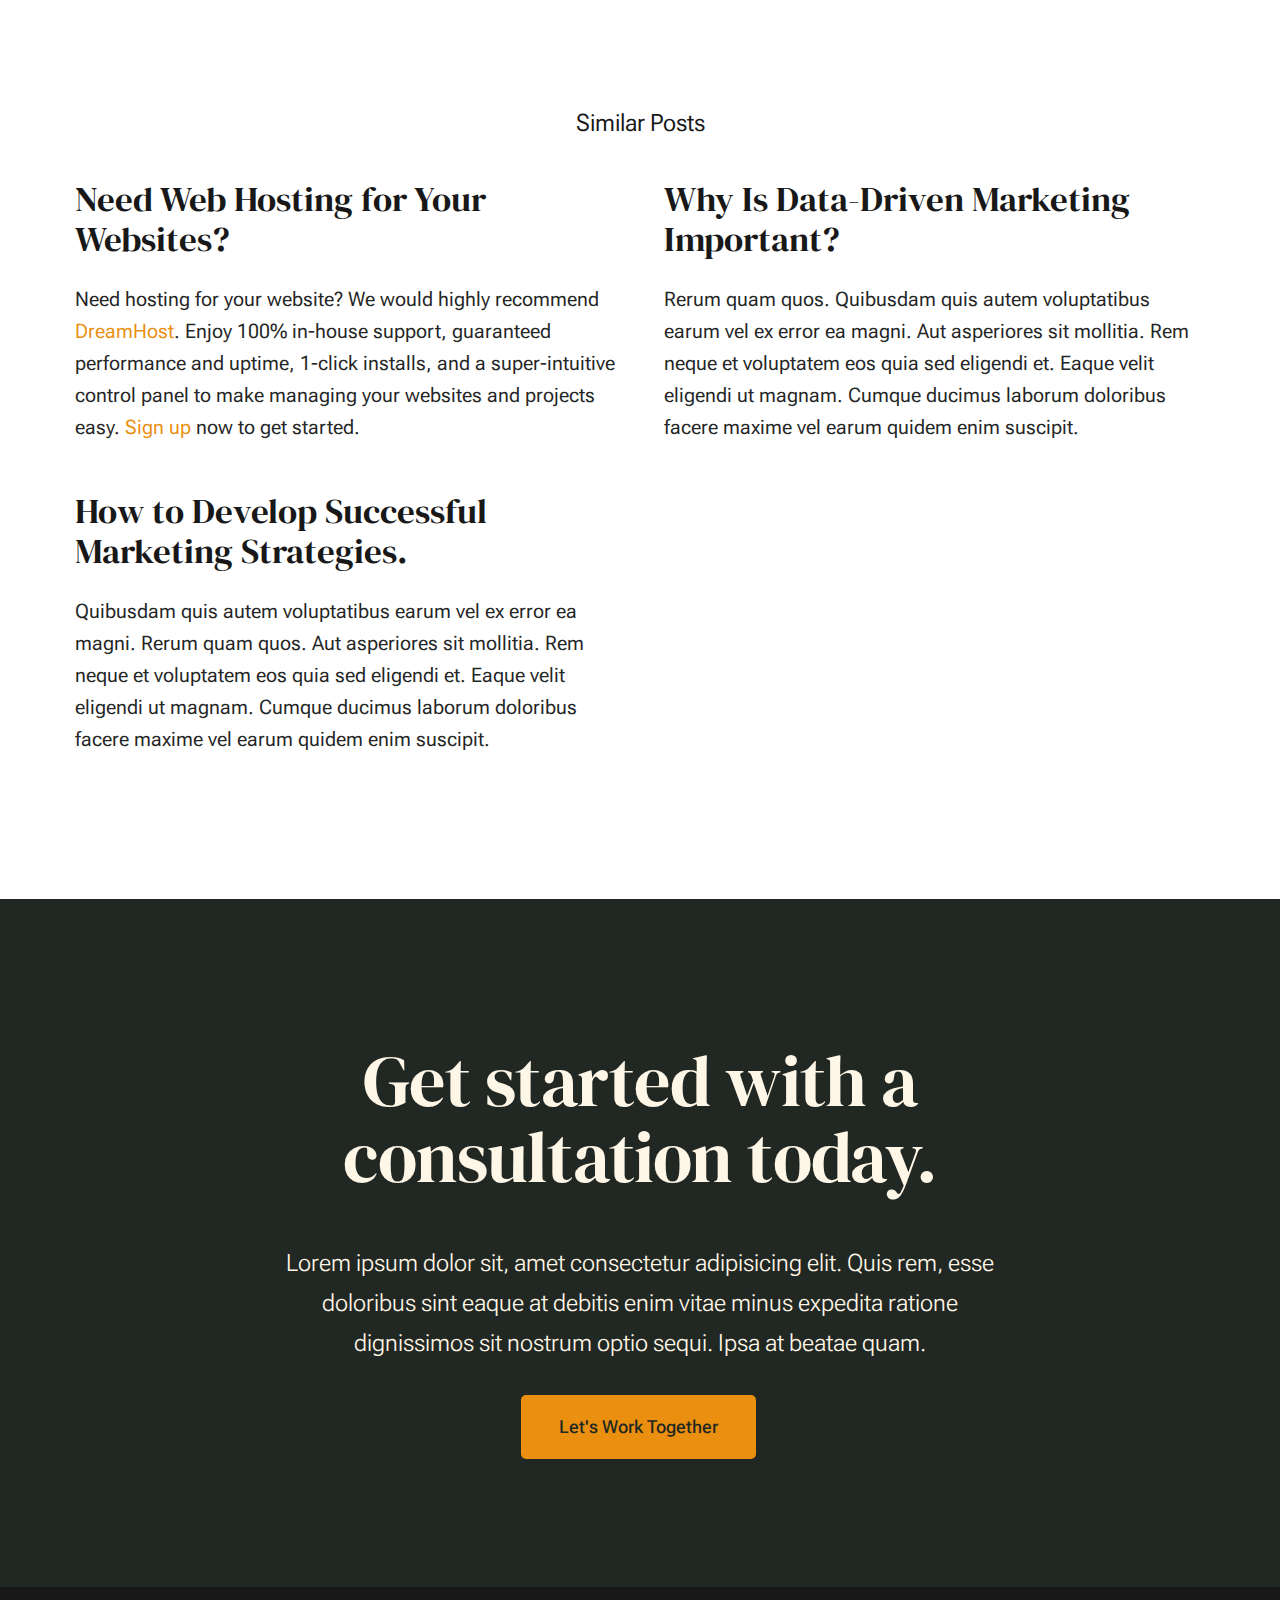
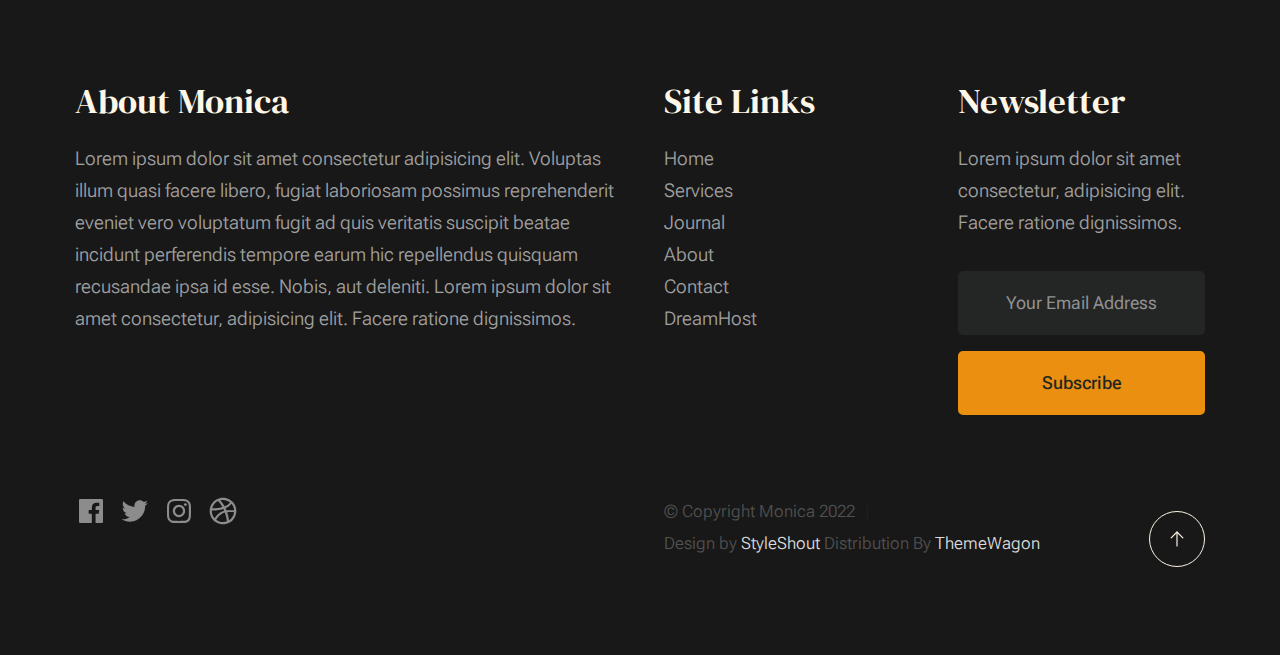
<file: single.html>
<!DOCTYPE html>
<html lang="en" class="no-js" >
<head>

    <!--- basic page needs
    ================================================== -->
    <meta charset="utf-8">
    <meta name="viewport" content="width=device-width, initial-scale=1">
    <title>Single - Monica</title>

    <script>
        document.documentElement.classList.remove('no-js');
        document.documentElement.classList.add('js');
    </script>

    <!-- CSS
    ================================================== -->
    <link rel="stylesheet" href="css/vendor.css">
    <link rel="stylesheet" href="css/styles.css">

    <!-- favicons
    ================================================== -->
    <link rel="apple-touch-icon" sizes="180x180" href="apple-touch-icon.png">
    <link rel="icon" type="image/png" sizes="32x32" href="favicon-32x32.png">
    <link rel="icon" type="image/png" sizes="16x16" href="favicon-16x16.png">
    <link rel="manifest" href="site.webmanifest">

</head>


<body id="top">


    <!-- preloader
    ================================================== -->
    <div id="preloader">
        <div id="loader" class="dots-fade">
            <div></div>
            <div></div>
            <div></div>
        </div>
    </div>


    <!-- page wrap
    ================================================== -->
    <div id="page" class="s-pagewrap">


        <!-- # site header 
        ================================================== -->
        <header class="s-header">

            <div class="row s-header__inner width-sixteen-col">

                <div class="s-header__block">
                    <div class="s-header__logo">
                        <a class="logo" href="index.html">
                            <img src="images/logo.svg" alt="Homepage">
                        </a>
                    </div>

                    <a class="s-header__menu-toggle" href="#0"><span>Menu</span></a>
                </div> <!-- end s-header__block -->

                <nav class="s-header__nav">    
                    <ul class="s-header__menu-links">
                        <li><a href="about.html">About</a></li>
                        <li><a href="services.html">Services</a></li>
                        <li class="current"><a href="blog.html">Journal</a></li>
                        <li><a href="contact.html">Contact</a></li>
                    </ul> <!-- s-header__menu-links -->

                    <div class="s-header__contact">
                        <a href="contact.html" class="btn btn--primary s-header__contact-btn">Let's Work Together</a>
                        
                    </div> <!-- s-header__contact -->    
                </nav> <!-- end s-header__nav -->

            </div> <!-- end s-header__inner -->

        </header> <!-- end s-header -->


        <!-- # site main content
        ================================================== -->
        <article id="content" class="s-content entry">

            <div class="s-pageheader entry__header">
                <div class="row">
                    <div class="column xl-12">

                        <h1 class="entry__title">
                            5 Marketing Productivity Apps for Your Team
                        </h1> <!-- end entry__title -->

                        <div class="entry__meta">
                            <div class="entry__meta-date">
                                <svg width="24" height="24" fill="none" viewBox="0 0 24 24">
                                    <circle cx="12" cy="12" r="7.25" stroke="currentColor" stroke-width="1.5"></circle>
                                    <path stroke="currentColor" stroke-width="1.5" d="M12 8V12L14 14"></path>
                                </svg>
                                December 15, 2022 
                            </div>
                            <div class="entry__meta-cat">
                                <svg width="24" height="24" fill="none" viewBox="0 0 24 24">
                                    <path stroke="currentColor" stroke-linecap="round" stroke-linejoin="round" stroke-width="1.5" d="M19.25 17.25V9.75C19.25 8.64543 18.3546 7.75 17.25 7.75H4.75V17.25C4.75 18.3546 5.64543 19.25 6.75 19.25H17.25C18.3546 19.25 19.25 18.3546 19.25 17.25Z"></path>
                                    <path stroke="currentColor" stroke-linecap="round" stroke-linejoin="round" stroke-width="1.5" d="M13.5 7.5L12.5685 5.7923C12.2181 5.14977 11.5446 4.75 10.8127 4.75H6.75C5.64543 4.75 4.75 5.64543 4.75 6.75V11"></path>
                                </svg>                                      
                                <span class="cat-links">
                                    <a href="blog.html">Productivity</a>
                                    <a href="blog.html">Marketing</a>
                                </span>
                            </div>
                        </div> <!-- end entry__meta -->

                    </div>
                </div>
            </div> <!-- end entry__header --> 

            <div class="s-pagecontent entry__content">

                <div class="row entry__media">
                    <div class="column xl-12">
                        <figure class="featured-image">
                            <img src="images/thumbs/single/standard-1200.jpg" 
                                 srcset="images/thumbs/single/standard-2400.jpg 2400w, 
                                         images/thumbs/single/standard-1200.jpg 1200w, 
                                         images/thumbs/single/standard-600.jpg 600w" sizes="(max-width: 2400px) 100vw, 2400px" alt="">
                        </figure>
                    </div>
                </div> <!-- end entry__media -->

                <div class="row entry__primary width-narrower">
                    <div class="column xl-12"> 

                            <p class="lead">
                            Duis ex ad cupidatat tempor Excepteur cillum cupidatat fugiat nostrud cupidatat dolor 
                            sunt sint sit nisi est eu exercitation incididunt adipisicing veniam velit id fugiat 
                            enim mollit amet anim veniam dolor dolor irure velit commodo cillum sit nulla ullamco 
                            magna amet magna cupidatat qui labore cillum cillum cupidatat fugiat nostrud. </p> 

                            <p class="drop-cap">
                            Eligendi quam at quis. Sit vel neque quam consequuntur expedita quisquam. Incidunt quae 
                            qui error. Rerum non facere mollitia ut magnam laboriosam. Quisquam neque quia ex eligendi 
                            repellat illum quibusdam aut. Architecto quam consequuntur totam ratione reprehenderit est 
                            praesentium impedit maiores incididunt adipisicing veniam velit .
                            </p>
    
                            <p>
                            Duis ex ad cupidatat tempor Excepteur cillum cupidatat fugiat nostrud cupidatat dolor 
                            sunt sint sit nisi est eu exercitation incididunt adipisicing veniam velit id fugiat 
                            enim mollit amet anim veniam dolor dolor irure velit commodo cillum sit nulla ullamco 
                            magna amet magna cupidatat qui labore cillum sit in tempor veniam consequat non laborum 
                            adipisicing aliqua ea nisi sint ut quis proident ullamco ut dolore culpa occaecat ut 
                            laboris in sit minim cupidatat ut dolor voluptate enim veniam consequat occaecat fugiat 
                            in adipisicing in amet Ut nulla nisi non ut enim aliqua laborum mollit quis nostrud sed sed.
                            </p>
            
                            <figure class="alignwide">
                                <img src="images/sample-1200.jpg" 
                                     srcset="images/sample-2400.jpg 2400w, 
                                             images/sample-1200.jpg 1200w, 
                                             images/sample-600.jpg 600w" sizes="(max-width: 2400px) 100vw, 2400px" alt="">
                            </figure>
    
                            <p>
                            Duis ex ad cupidatat tempor Excepteur cillum cupidatat fugiat nostrud cupidatat dolor 
                            sunt sint sit nisi est eu exercitation incididunt adipisicing veniam velit id fugiat 
                            enim mollit amet anim veniam dolor dolor irure velit commodo cillum sit nulla ullamco 
                            magna amet magna cupidatat qui labore cillum sit in tempor veniam consequat non laborum 
                            adipisicing aliqua ea nisi sint ut quis proident ullamco ut dolore culpa occaecat ut 
                            laboris in sit minim cupidatat ut dolor voluptate enim veniam consequat occaecat fugiat 
                            in adipisicing in amet Ut nulla nisi non ut enim aliqua laborum mollit quis nostrud sed sed.
                            </p>
    
                            <h2>Large Heading</h2>
        
                            <p>
                            Harum quidem rerum facilis est et expedita distinctio. Nam libero tempore, cum soluta 
                            nobis est eligendi optio cumque nihil impedit quo minus <a href="http://#">omnis voluptas assumenda est</a> 
                            id quod maxime placeat facere possimus, omnis dolor repellendus. Temporibus autem quibusdam et 
                            aut officiis debitis aut rerum necessitatibus saepe eveniet ut et.</p>
    
                            <blockquote>
                                <p>
                                For God so loved the world, that he gave his only Son, that whoever believes in 
                                him should not perish but have eternal life. For God did not send his Son into 
                                the world to condemn the world, but in order that the world might be 
                                saved through him.
                                </p>
                                <cite>John 3:16-17 ESV</cite>
                            </blockquote>
    
                            <p>
                            Odio dignissimos ducimus qui blanditiis praesentium voluptatum deleniti atque corrupti dolores 
                            et quas molestias excepturi sint occaecati cupiditate non provident, similique sunt in culpa. 
                            Aenean eu leo quam. Pellentesque ornare sem lacinia quam venenatis vestibulum. Nulla vitae elit 
                            libero, a pharetra augue laboris in sit minim cupidatat ut dolor voluptate enim veniam consequat 
                            occaecat fugiat in adipisicing in amet Ut nulla nisi non ut enim aliqua laborum mollit quis nostrud sed sed..</p>
    
                            <h3>Smaller Heading</h3>
    
                            <p>
                            Quidem rerum facilis est et expedita distinctio. Nam libero tempore, cum soluta nobis est 
                            eligendi optio cumque nihil impedit quo minus id quod maxime placeat facere possimus, omnis voluptas 
                            assumenda est, omnis dolor repellendus.
                            </p>
    
                            <p>
                            Quidem rerum facilis est et expedita distinctio. Nam libero tempore, cum soluta nobis est 
                            eligendi optio cumque nihil impedit quo minus id quod maxime placeat facere possimus, omnis voluptas 
                            assumenda est, omnis dolor repellendus.
                            </p>
                                    
                            <p>
                            Odio dignissimos ducimus qui blanditiis praesentium voluptatum deleniti atque corrupti dolores et 
                            quas molestias excepturi sint occaecati cupiditate non provident, similique sunt in culpa.</p>
    
                            <ul>
                                <li>Donec nulla non metus auctor fringilla.
                                    <ul>
                                        <li>Lorem ipsum dolor sit amet.</li>
                                        <li>Lorem ipsum dolor sit amet.</li>
                                        <li>Lorem ipsum dolor sit amet.</li>
                                    </ul>
                                </li>
                                <li>Donec nulla non metus auctor fringilla.</li>
                                <li>Donec nulla non metus auctor fringilla.</li>
                            </ul>
    
                            <p>
                            Odio dignissimos ducimus qui blanditiis praesentium voluptatum deleniti atque corrupti dolores et quas 
                            molestias excepturi sint occaecati cupiditate non provident, similique sunt in culpa. Aenean eu leo quam. 
                            Pellentesque ornare sem lacinia quam venenatis vestibulum. Nulla vitae elit libero, a pharetra augue 
                            laboris in sit minim cupidatat ut dolor voluptate enim veniam consequat occaecat fugiat in adipisicing 
                            in amet Ut nulla nisi non ut enim aliqua laborum mollit quis nostrud sed sed.
                            </p>        

                            <div class="post-nav">
                                <div class="post-nav__prev">
                                    <a href="single-standard.html" rel="prev">
                                        <span>Prev</span>
                                        5 Effective Web Design Principles. 
                                    </a>
                                </div>
                                <div class="post-nav__next">
                                    <a href="single-standard.html" rel="next">
                                        <span>Next</span>
                                        How to Determine the Reach of Your Campaign
                                    </a>
                                </div>
                            </div> <!-- end post-nav -->                                                   
                   
                    </div> <!-- end column-->
                </div> <!-- end entry__primary -->    
                
                <div class="row related-posts">
                    <div class="column xl-12">

                        <h4 class="text-center">Similar Posts</h4>

                        <div class="grid-list-items">
                
                            <div class="grid-list-items__item blog-card">
                                <div class="blog-card__header">
                                    <h3 class="blog-card__title"><a href="https://www.dreamhost.com/r.cgi?287326">Need Web Hosting for Your Websites?</a></h3>
                                </div>
                                <div class="blog-card__text">
                                    <p>
                                    Need hosting for your website? We would highly recommend <a href="https://www.dreamhost.com/r.cgi?287326">DreamHost</a>.
                                    Enjoy 100% in-house support, guaranteed performance and uptime, 1-click installs, and a super-intuitive control 
                                    panel to make managing your websites and projects easy. <a href="https://www.dreamhost.com/r.cgi?287326">Sign up</a> now to get started.
                                    </p>
                                </div>
                            </div> <!-- end blog-card -->
                            <div class="grid-list-items__item blog-card">
                                <div class="blog-card__header">
                                    <h3 class="blog-card__title"><a href="single.html">Why Is Data-Driven Marketing Important?</a></h3>
                                </div>
                                <div class="blog-card__text">
                                    <p>
                                    Rerum quam quos. Quibusdam quis autem voluptatibus earum vel ex error ea magni. Aut asperiores 
                                    sit mollitia. Rem neque et voluptatem eos quia sed eligendi et. Eaque velit eligendi ut 
                                    magnam. Cumque ducimus laborum doloribus facere maxime vel earum quidem enim suscipit.
                                    </p>
                                </div>
                            </div> <!-- end blog-card -->
                            <div class="grid-list-items__item blog-card">
                                <div class="blog-card__header">
                                    <h3 class="blog-card__title"><a href="single.html">How to Develop Successful Marketing Strategies.</a></h3>
                                </div>
                                <div class="blog-card__text">
                                    <p>
                                    Quibusdam quis autem voluptatibus earum vel ex error ea magni. Rerum quam quos. Aut asperiores 
                                    sit mollitia. Rem neque et voluptatem eos quia sed eligendi et. Eaque velit eligendi ut 
                                    magnam. Cumque ducimus laborum doloribus facere maxime vel earum quidem enim suscipit.
                                    </p>
                                </div>
                            </div> <!-- end blog card -->
                        
                        </div> <!-- end grid-list-items -->
                          
                    </div> <!-- end column -->
                </div> <!-- end related-posts --> 

            </div> <!-- end entry__content -->

        </article> <!-- s-content entry-->
        

        <!-- # cta
        ================================================== -->
        <section id="cta" class="s-cta">

            <div class="row row-x-center text-center">
                <div class="column xl-8 lg-12">

                    <div class="s-cta__content">
                        <h2 class="text-display-title">
                        Get started with a consultation today.
                        </h2>
                        <p class="lead">
                        Lorem ipsum dolor sit, amet consectetur adipisicing elit. Quis rem, esse doloribus sint eaque at debitis enim vitae minus expedita ratione dignissimos sit nostrum optio sequi. Ipsa at beatae quam.
                        </p>
                        <a href="contact.html" class="btn btn--primary">Let's Work Together</a>
                    </div>

                </div>
            </div>

        </section> <!-- end s-cta -->


        <!-- # footer 
        ================================================== -->
        <footer class="s-footer">
            <div class="row s-footer__content">
                <div class="column xl-6 lg-6 md-12 s-footer__block s-footer__about">                    
                    <h3>About Monica</h3>
                    <p>
                    Lorem ipsum dolor sit amet consectetur adipisicing elit. Voluptas illum quasi facere libero, 
                    fugiat laboriosam possimus reprehenderit eveniet vero voluptatum fugit ad quis veritatis suscipit beatae 
                    incidunt perferendis tempore earum hic repellendus quisquam recusandae ipsa id esse. Nobis, aut deleniti.
                    Lorem ipsum dolor sit amet consectetur, adipisicing elit. Facere ratione dignissimos.
                    </p>               
                </div>                
                <div class="column xl-3 lg-6 md-12 s-footer__block s-footer__site-links">
                    <h3>Site Links</h3>
                    <ul class="link-list">
                        <li><a href="index.html">Home</a></li>
                        <li><a href="services.html">Services</a></li>
                        <li><a href="blog.html">Journal</a></li>
                        <li><a href="about.html">About</a></li>
                        <li><a href="contact.html">Contact</a></li>
                        <li><a href="https://www.dreamhost.com/r.cgi?287326">DreamHost</a></li>
                    </ul>
                </div>
                <div class="column xl-3 lg-6 md-12 tab-12 s-footer__block s-footer__newsletter">
                    <h3>Newsletter</h3>

                    <p>
                    Lorem ipsum dolor sit amet consectetur, adipisicing elit. Facere ratione dignissimos.
                    </p>

                    <div class="subscribe-form">
                        <form id="mc-form" class="mc-form">
                            <input type="email" name="EMAIL" id="mce-EMAIL" class="u-fullwidth text-center" placeholder="Your Email Address" title="The domain portion of the email address is invalid (the portion after the @)." pattern="^([^\x00-\x20\x22\x28\x29\x2c\x2e\x3a-\x3c\x3e\x40\x5b-\x5d\x7f-\xff]+|\x22([^\x0d\x22\x5c\x80-\xff]|\x5c[\x00-\x7f])*\x22)(\x2e([^\x00-\x20\x22\x28\x29\x2c\x2e\x3a-\x3c\x3e\x40\x5b-\x5d\x7f-\xff]+|\x22([^\x0d\x22\x5c\x80-\xff]|\x5c[\x00-\x7f])*\x22))*\x40([^\x00-\x20\x22\x28\x29\x2c\x2e\x3a-\x3c\x3e\x40\x5b-\x5d\x7f-\xff]+|\x5b([^\x0d\x5b-\x5d\x80-\xff]|\x5c[\x00-\x7f])*\x5d)(\x2e([^\x00-\x20\x22\x28\x29\x2c\x2e\x3a-\x3c\x3e\x40\x5b-\x5d\x7f-\xff]+|\x5b([^\x0d\x5b-\x5d\x80-\xff]|\x5c[\x00-\x7f])*\x5d))*(\.\w{2,})+$" required>
                            <input type="submit" name="subscribe" value="Subscribe" class="btn btn--primary btn--small u-fullwidth">
                            <!-- <div style="position: absolute; left: -5000px;" aria-hidden="true"><input type="text" name="b_cdb7b577e41181934ed6a6a44_9a91cfe7b3" tabindex="-1" value=""></div> -->
                            <div class="mc-status"></div>
                        </form>
                    </div>
                </div>
            </div>    
            
            <div class="row s-footer__bottom">
                <div class="column xl-6 lg-12">
                    <ul class="s-footer__social social-list">
                        <li>
                            <a href="#0">
                                <svg xmlns="http://www.w3.org/2000/svg" width="24" height="24" viewBox="0 0 24 24" style="fill:rgba(0, 0, 0, 1);transform:;-ms-filter:"><path d="M20,3H4C3.447,3,3,3.448,3,4v16c0,0.552,0.447,1,1,1h8.615v-6.96h-2.338v-2.725h2.338v-2c0-2.325,1.42-3.592,3.5-3.592 c0.699-0.002,1.399,0.034,2.095,0.107v2.42h-1.435c-1.128,0-1.348,0.538-1.348,1.325v1.735h2.697l-0.35,2.725h-2.348V21H20 c0.553,0,1-0.448,1-1V4C21,3.448,20.553,3,20,3z"></path></svg>
                                <span class="u-screen-reader-text">Facebook</span>
                            </a>
                        </li>
                        <li>
                            <a href="#0">
                                <svg xmlns="http://www.w3.org/2000/svg" width="24" height="24" viewBox="0 0 24 24" style="fill:rgba(0, 0, 0, 1);transform:;-ms-filter:"><path d="M19.633,7.997c0.013,0.175,0.013,0.349,0.013,0.523c0,5.325-4.053,11.461-11.46,11.461c-2.282,0-4.402-0.661-6.186-1.809 c0.324,0.037,0.636,0.05,0.973,0.05c1.883,0,3.616-0.636,5.001-1.721c-1.771-0.037-3.255-1.197-3.767-2.793 c0.249,0.037,0.499,0.062,0.761,0.062c0.361,0,0.724-0.05,1.061-0.137c-1.847-0.374-3.23-1.995-3.23-3.953v-0.05 c0.537,0.299,1.16,0.486,1.82,0.511C3.534,9.419,2.823,8.184,2.823,6.787c0-0.748,0.199-1.434,0.548-2.032 c1.983,2.443,4.964,4.04,8.306,4.215c-0.062-0.3-0.1-0.611-0.1-0.923c0-2.22,1.796-4.028,4.028-4.028 c1.16,0,2.207,0.486,2.943,1.272c0.91-0.175,1.782-0.512,2.556-0.973c-0.299,0.935-0.936,1.721-1.771,2.22 c0.811-0.088,1.597-0.312,2.319-0.624C21.104,6.712,20.419,7.423,19.633,7.997z"></path></svg>
                                <span class="u-screen-reader-text">Twitter</span>
                            </a>
                        </li>
                        <li>
                            <a href="#0">
                                <svg xmlns="http://www.w3.org/2000/svg" width="24" height="24" viewBox="0 0 24 24" style="fill:rgba(0, 0, 0, 1);transform:;-ms-filter:"><path d="M11.999,7.377c-2.554,0-4.623,2.07-4.623,4.623c0,2.554,2.069,4.624,4.623,4.624c2.552,0,4.623-2.07,4.623-4.624 C16.622,9.447,14.551,7.377,11.999,7.377L11.999,7.377z M11.999,15.004c-1.659,0-3.004-1.345-3.004-3.003 c0-1.659,1.345-3.003,3.004-3.003s3.002,1.344,3.002,3.003C15.001,13.659,13.658,15.004,11.999,15.004L11.999,15.004z"></path><circle cx="16.806" cy="7.207" r="1.078"></circle><path d="M20.533,6.111c-0.469-1.209-1.424-2.165-2.633-2.632c-0.699-0.263-1.438-0.404-2.186-0.42 c-0.963-0.042-1.268-0.054-3.71-0.054s-2.755,0-3.71,0.054C7.548,3.074,6.809,3.215,6.11,3.479C4.9,3.946,3.945,4.902,3.477,6.111 c-0.263,0.7-0.404,1.438-0.419,2.186c-0.043,0.962-0.056,1.267-0.056,3.71c0,2.442,0,2.753,0.056,3.71 c0.015,0.748,0.156,1.486,0.419,2.187c0.469,1.208,1.424,2.164,2.634,2.632c0.696,0.272,1.435,0.426,2.185,0.45 c0.963,0.042,1.268,0.055,3.71,0.055s2.755,0,3.71-0.055c0.747-0.015,1.486-0.157,2.186-0.419c1.209-0.469,2.164-1.424,2.633-2.633 c0.263-0.7,0.404-1.438,0.419-2.186c0.043-0.962,0.056-1.267,0.056-3.71s0-2.753-0.056-3.71C20.941,7.57,20.801,6.819,20.533,6.111z M19.315,15.643c-0.007,0.576-0.111,1.147-0.311,1.688c-0.305,0.787-0.926,1.409-1.712,1.711c-0.535,0.199-1.099,0.303-1.67,0.311 c-0.95,0.044-1.218,0.055-3.654,0.055c-2.438,0-2.687,0-3.655-0.055c-0.569-0.007-1.135-0.112-1.669-0.311 c-0.789-0.301-1.414-0.923-1.719-1.711c-0.196-0.534-0.302-1.099-0.311-1.669c-0.043-0.95-0.053-1.218-0.053-3.654 c0-2.437,0-2.686,0.053-3.655c0.007-0.576,0.111-1.146,0.311-1.687c0.305-0.789,0.93-1.41,1.719-1.712 c0.534-0.198,1.1-0.303,1.669-0.311c0.951-0.043,1.218-0.055,3.655-0.055c2.437,0,2.687,0,3.654,0.055 c0.571,0.007,1.135,0.112,1.67,0.311c0.786,0.303,1.407,0.925,1.712,1.712c0.196,0.534,0.302,1.099,0.311,1.669 c0.043,0.951,0.054,1.218,0.054,3.655c0,2.436,0,2.698-0.043,3.654H19.315z"></path></svg>
                                <span class="u-screen-reader-text">Instagram</span>
                            </a>
                        </li>
                        <li>
                            <a href="#0">
                                <svg xmlns="http://www.w3.org/2000/svg" width="24" height="24" viewBox="0 0 24 24" style="fill: rgba(0, 0, 0, 1);transform: ;msFilter:;"><path d="M20.66 6.98a9.932 9.932 0 0 0-3.641-3.64C15.486 2.447 13.813 2 12 2s-3.486.447-5.02 1.34c-1.533.893-2.747 2.107-3.64 3.64S2 10.187 2 12s.446 3.487 1.34 5.02a9.924 9.924 0 0 0 3.641 3.64C8.514 21.553 10.187 22 12 22s3.486-.447 5.02-1.34a9.932 9.932 0 0 0 3.641-3.64C21.554 15.487 22 13.813 22 12s-.446-3.487-1.34-5.02zM12 3.66c2 0 3.772.64 5.32 1.919-.92 1.174-2.286 2.14-4.1 2.9-1.002-1.813-2.088-3.327-3.261-4.54A7.715 7.715 0 0 1 12 3.66zM5.51 6.8a8.116 8.116 0 0 1 2.711-2.22c1.212 1.201 2.325 2.7 3.34 4.5-2 .6-4.114.9-6.341.9-.573 0-1.006-.013-1.3-.04A8.549 8.549 0 0 1 5.51 6.8zM3.66 12c0-.054.003-.12.01-.2.007-.08.01-.146.01-.2.254.014.641.02 1.161.02 2.666 0 5.146-.367 7.439-1.1.187.373.381.793.58 1.26-1.32.293-2.674 1.006-4.061 2.14S6.4 16.247 5.76 17.5c-1.4-1.587-2.1-3.42-2.1-5.5zM12 20.34c-1.894 0-3.594-.587-5.101-1.759.601-1.187 1.524-2.322 2.771-3.401 1.246-1.08 2.483-1.753 3.71-2.02a29.441 29.441 0 0 1 1.56 6.62 8.166 8.166 0 0 1-2.94.56zm7.08-3.96a8.351 8.351 0 0 1-2.58 2.621c-.24-2.08-.7-4.107-1.379-6.081.932-.066 1.765-.1 2.5-.1.799 0 1.686.034 2.659.1a8.098 8.098 0 0 1-1.2 3.46zm-1.24-5c-1.16 0-2.233.047-3.22.14a27.053 27.053 0 0 0-.68-1.62c2.066-.906 3.532-2.006 4.399-3.3 1.2 1.414 1.854 3.027 1.96 4.84-.812-.04-1.632-.06-2.459-.06z"></path></svg>
                                <span class="u-screen-reader-text">Dribbble</span>
                            </a>
                        </li>
                    </ul> <!-- end s-footer__social -->
                </div>
                <div class="column xl-6 lg-12">
                    <p class="ss-copyright">
                        <span>© Copyright Monica 2022</span> 
                        <span>Design by <a href="https://www.styleshout.com/">StyleShout</a> Distribution By <a href="https://themewagon.com">ThemeWagon</a></span>
                    </p>
                </div>

                <div class="ss-go-top">
                    <a class="smoothscroll" title="Back to Top" href="#top">
                        <svg xmlns="http://www.w3.org/2000/svg" viewBox="0 0 24 24" width="36" height="36" fill="none" stroke="#ffffff" stroke-width="1" stroke-linecap="round" stroke-linejoin="round">&lt;!--!  Atomicons Free 1.00 by @atisalab License - https://atomicons.com/license/ (Icons: CC BY 4.0) Copyright 2021 Atomicons --&gt;<polyline points="17 11 12 6 7 11"></polyline><line x1="12" y1="18" x2="12" y2="6"></line></svg>
                    </a>
                </div> <!-- end ss-go-top -->
            </div>
            
        </footer> <!-- end s-footer -->

    </div> <!-- end page-wrap -->

    <!-- Java Script
    ================================================== -->
    <script src="js/plugins.js"></script>
    <script src="js/main.js"></script>

</body>
</html>
</file>
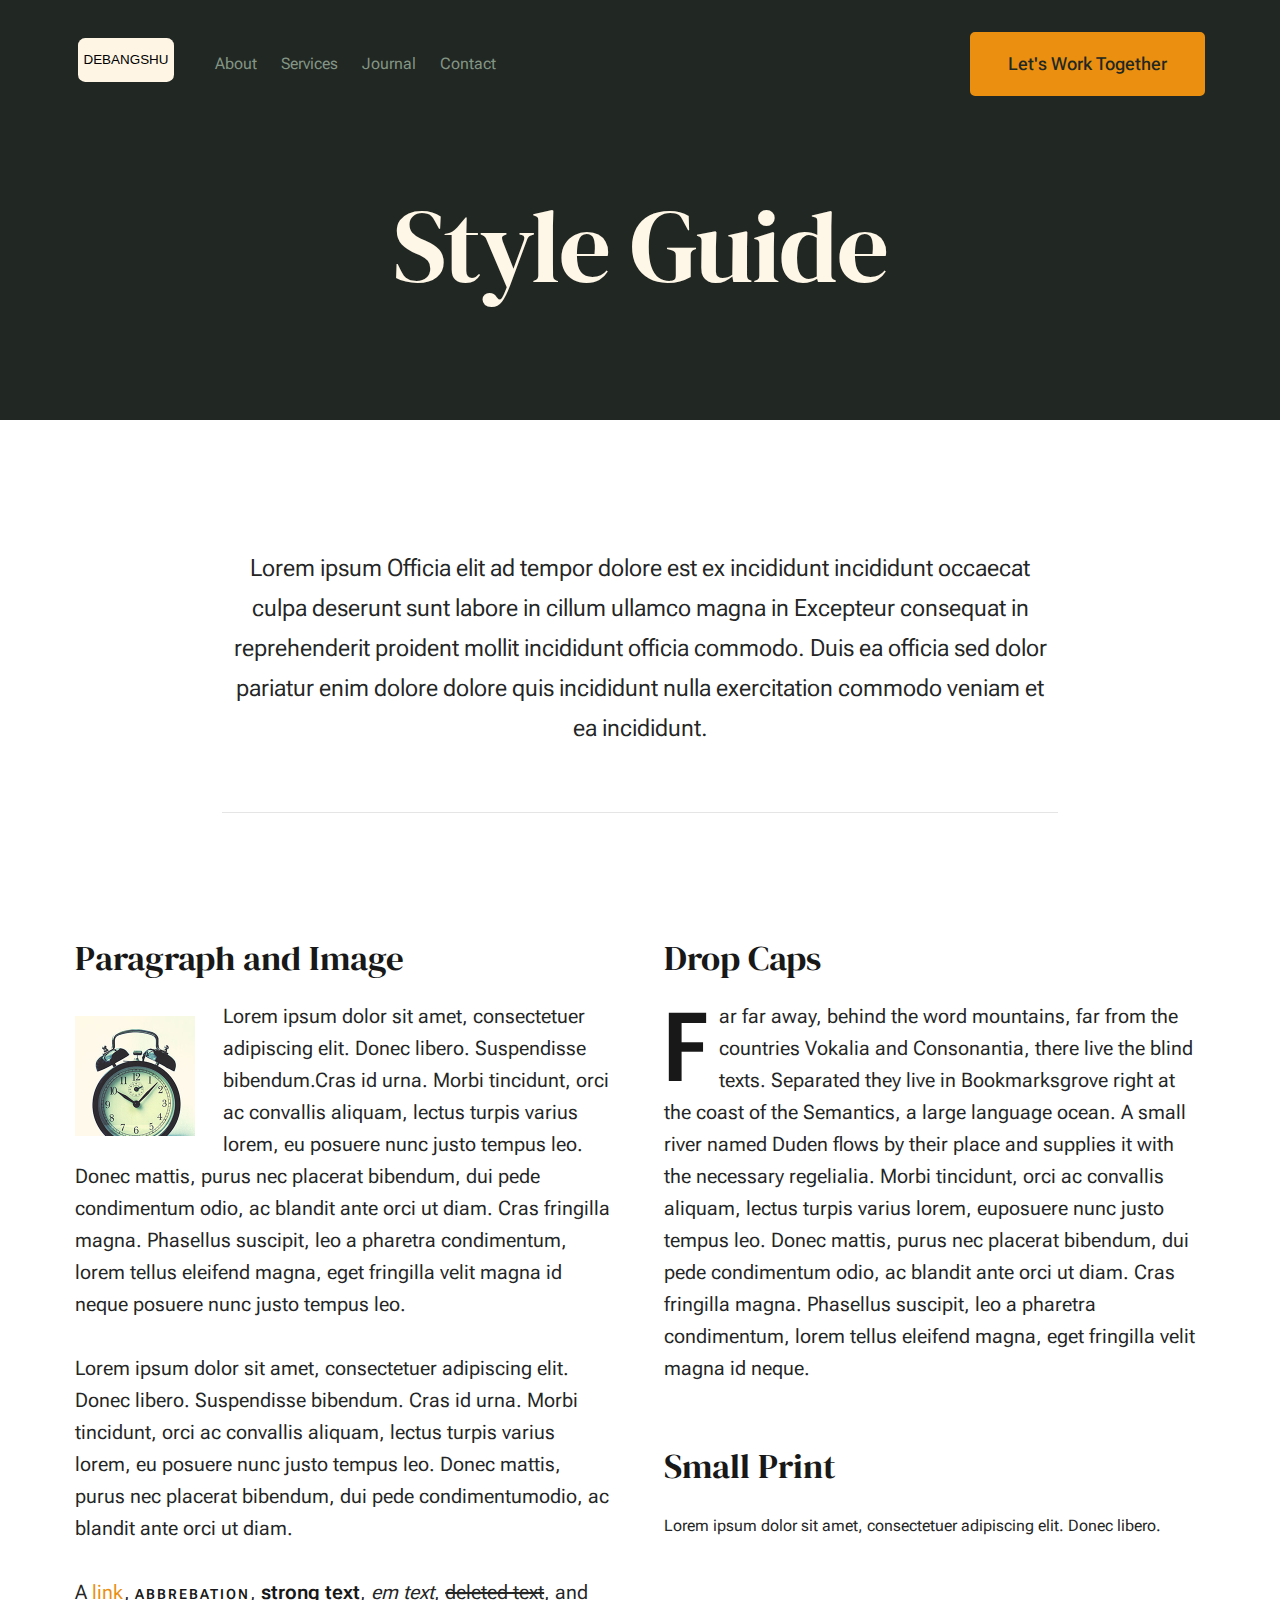
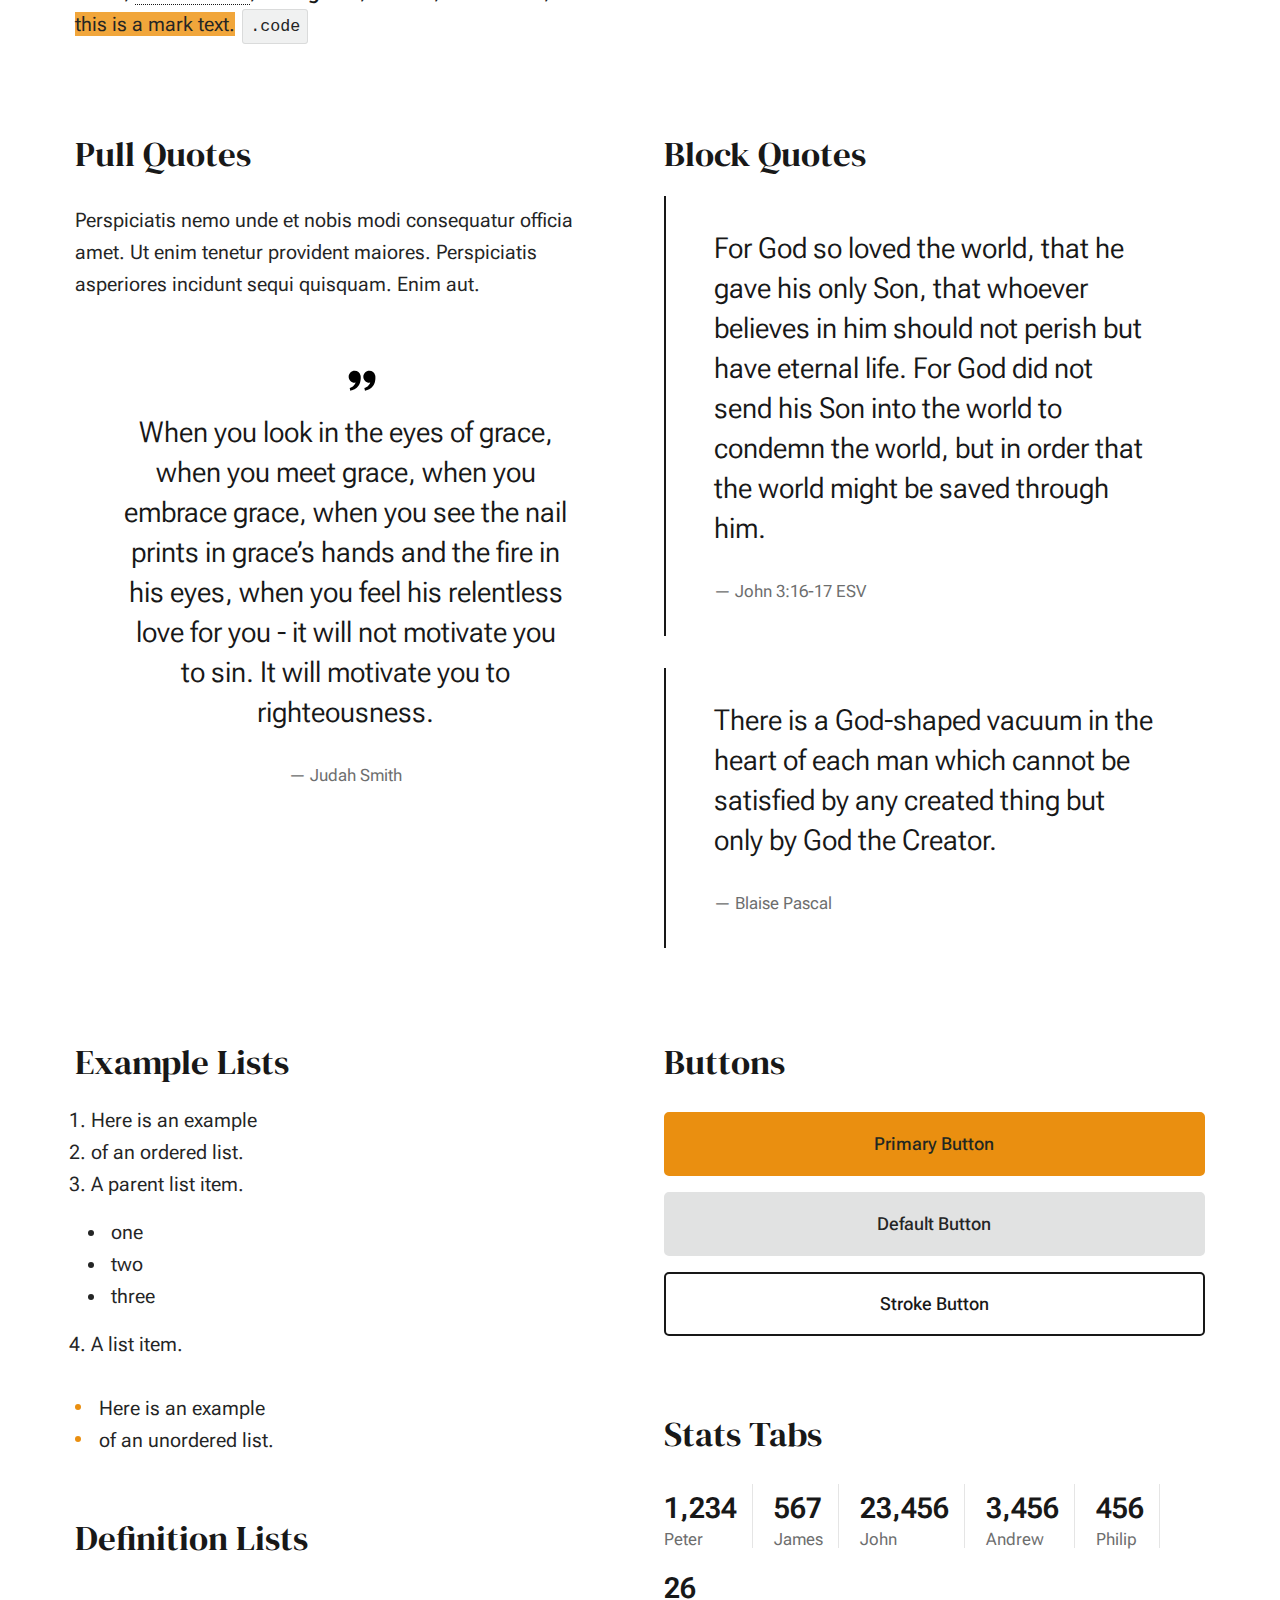
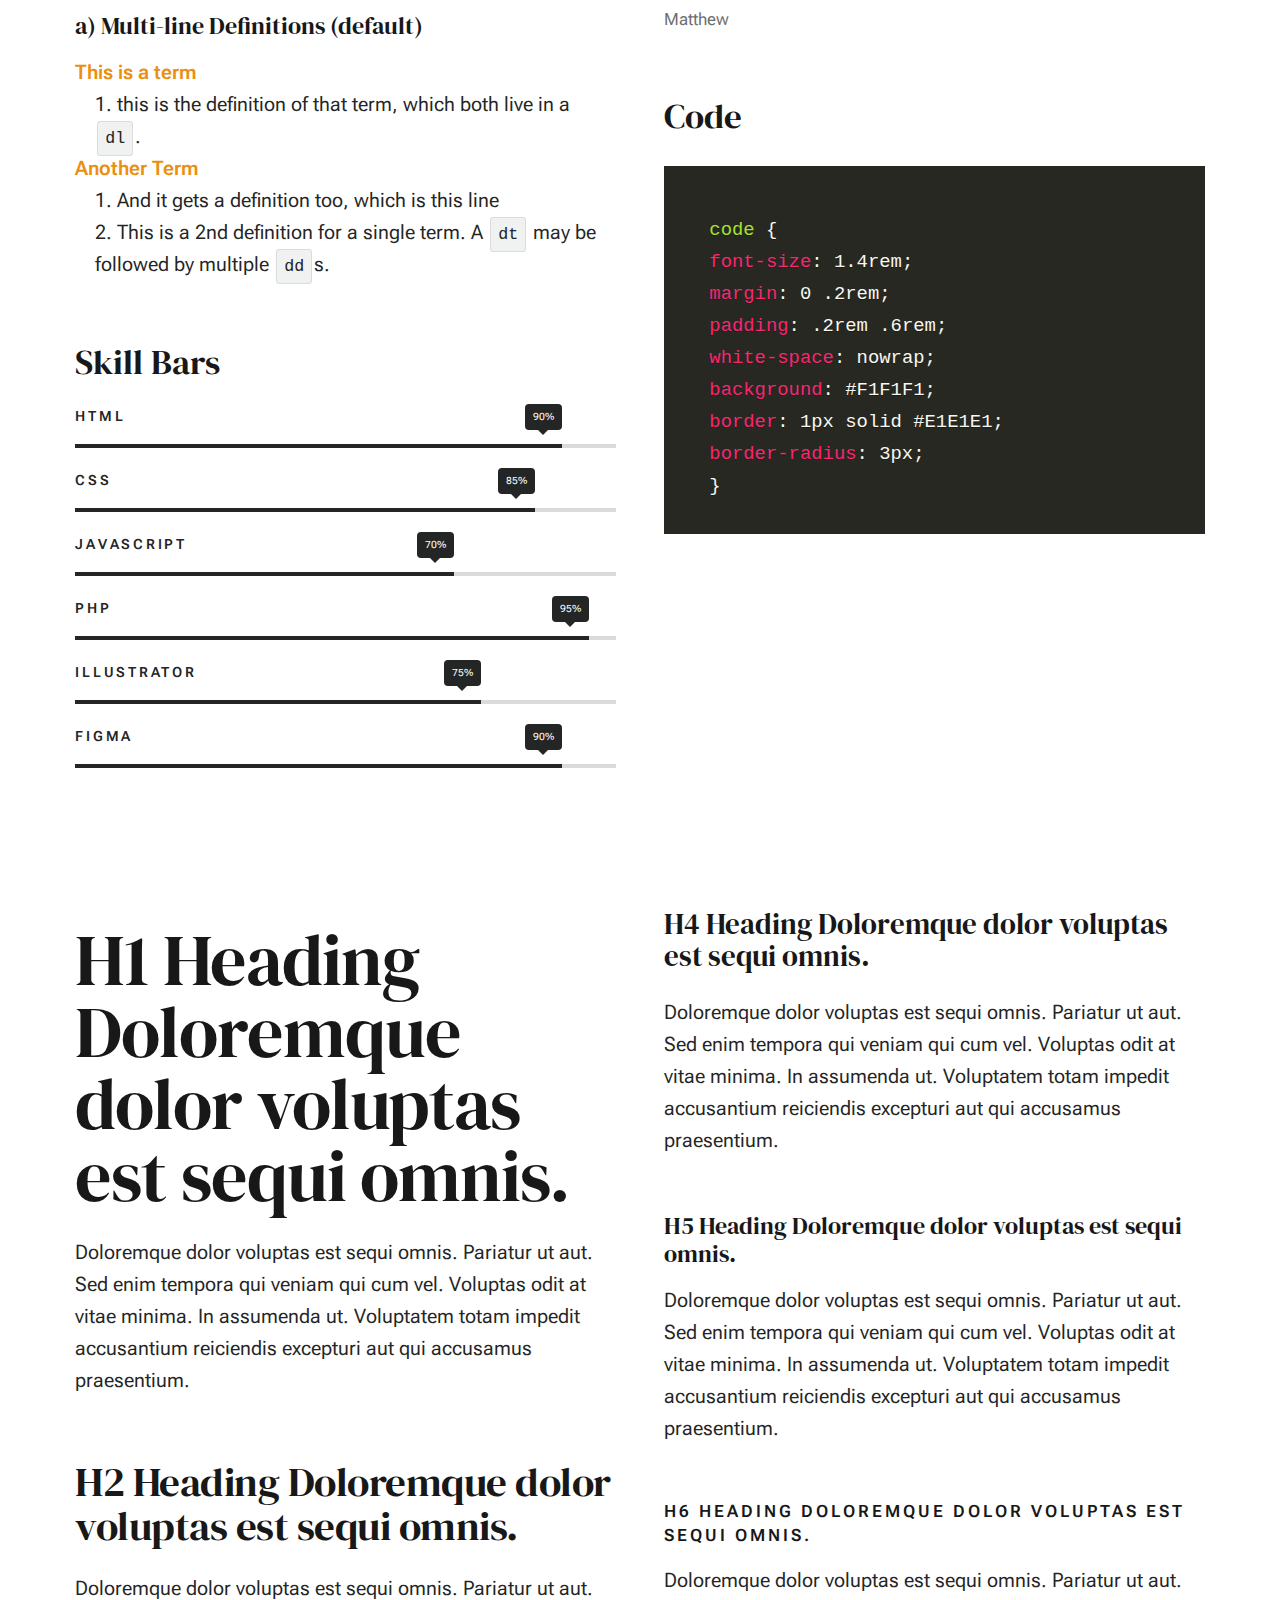
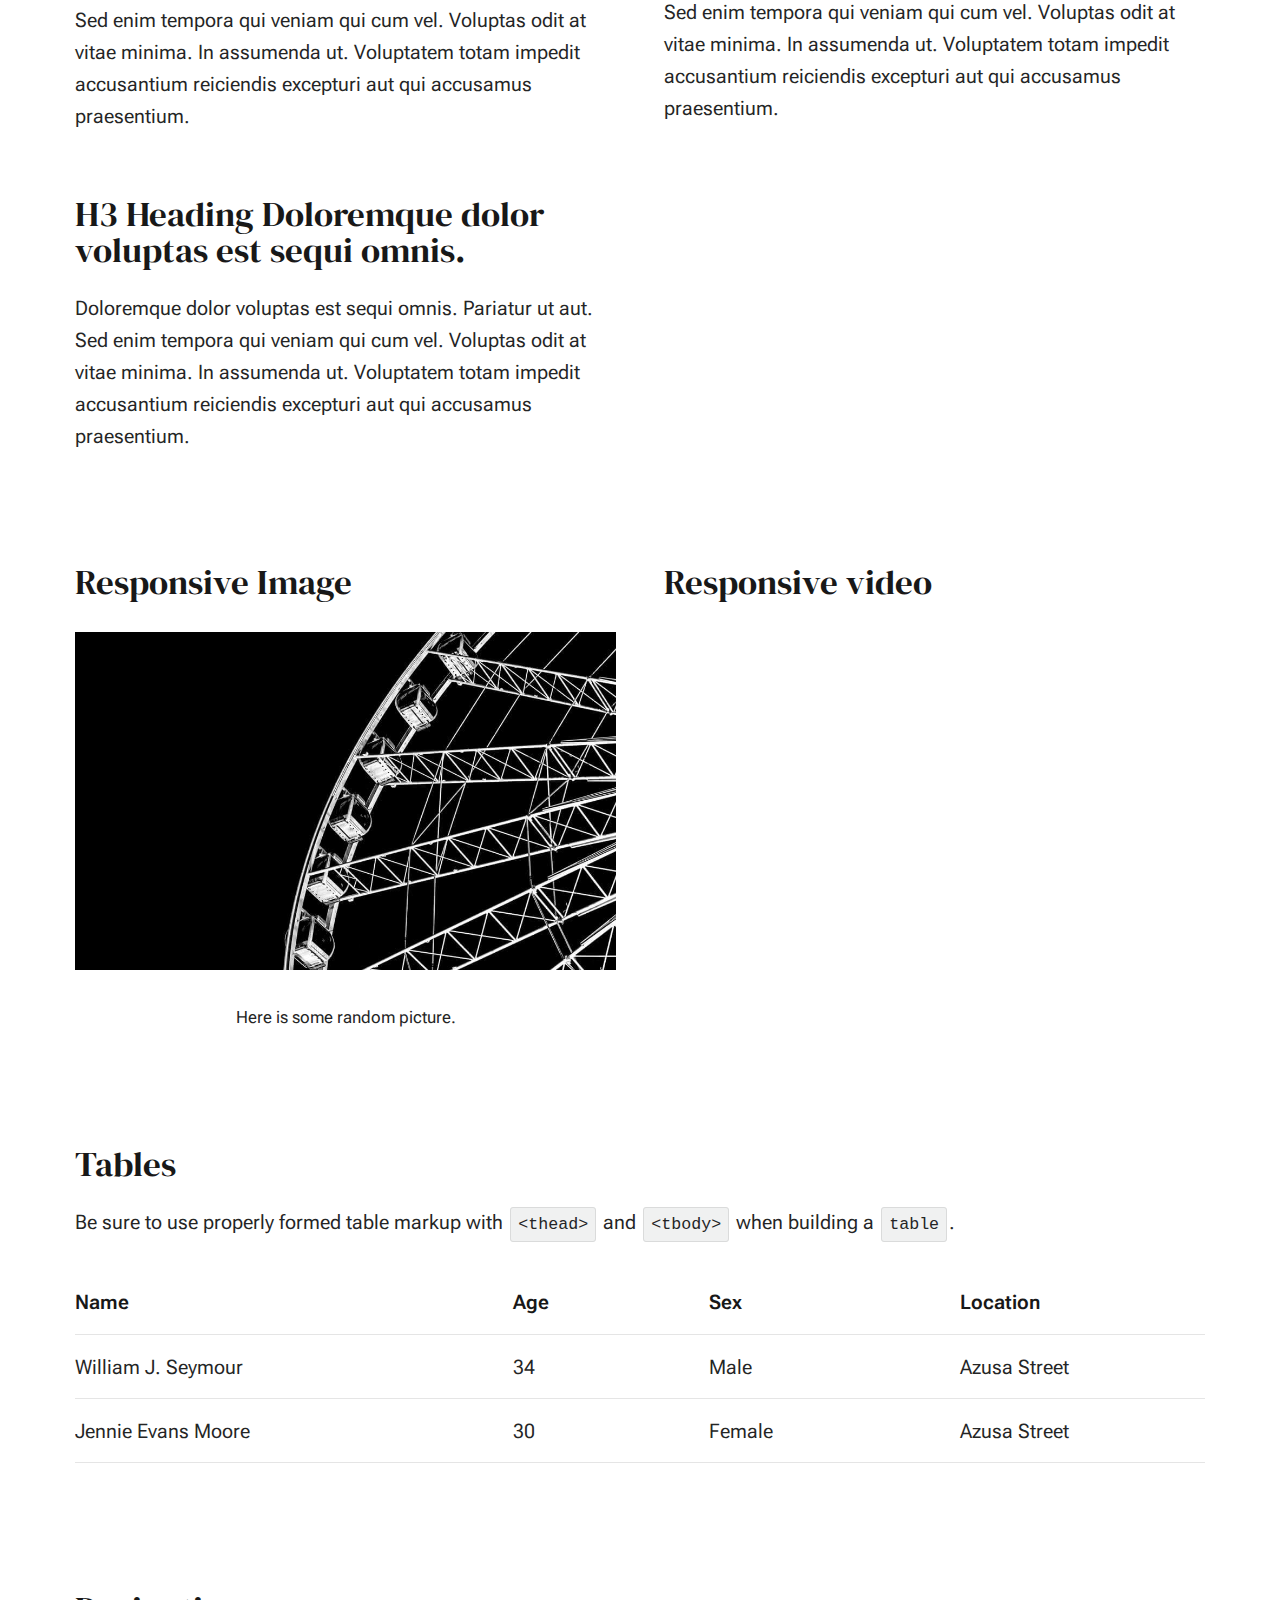
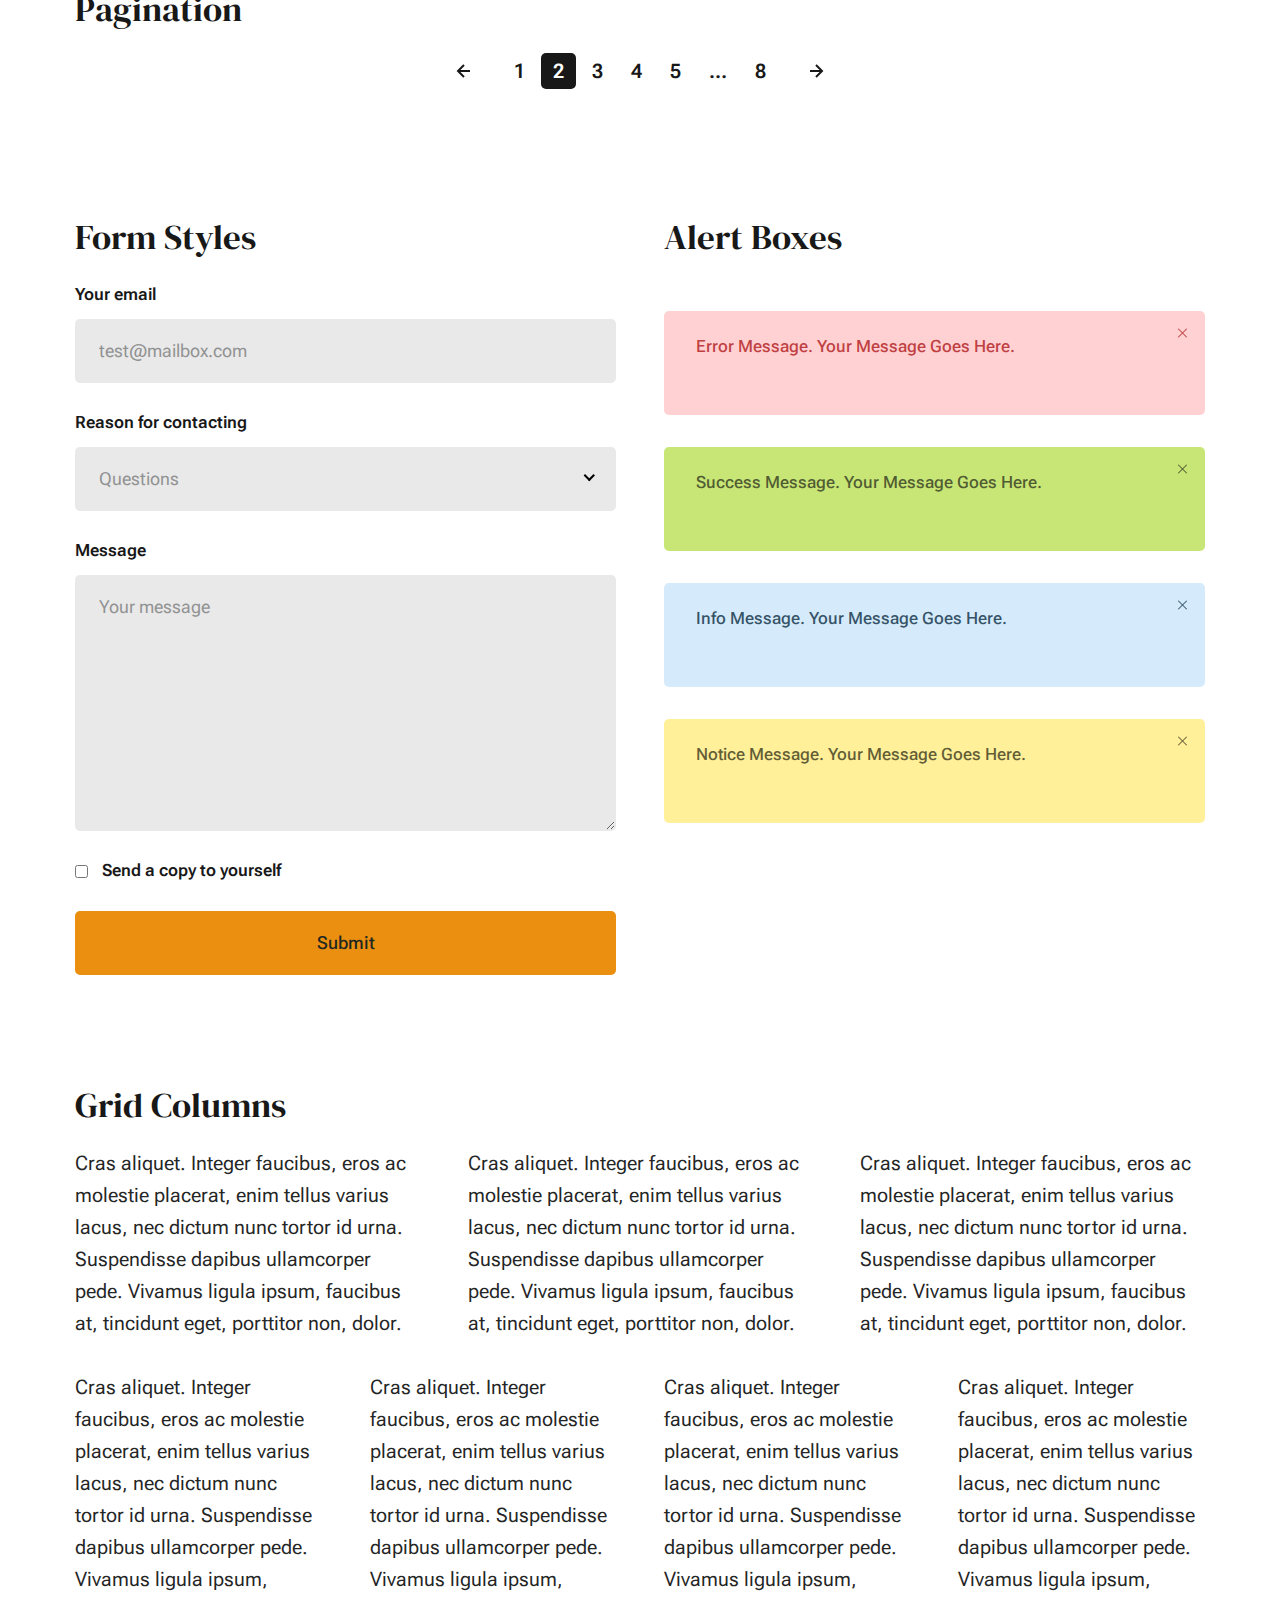
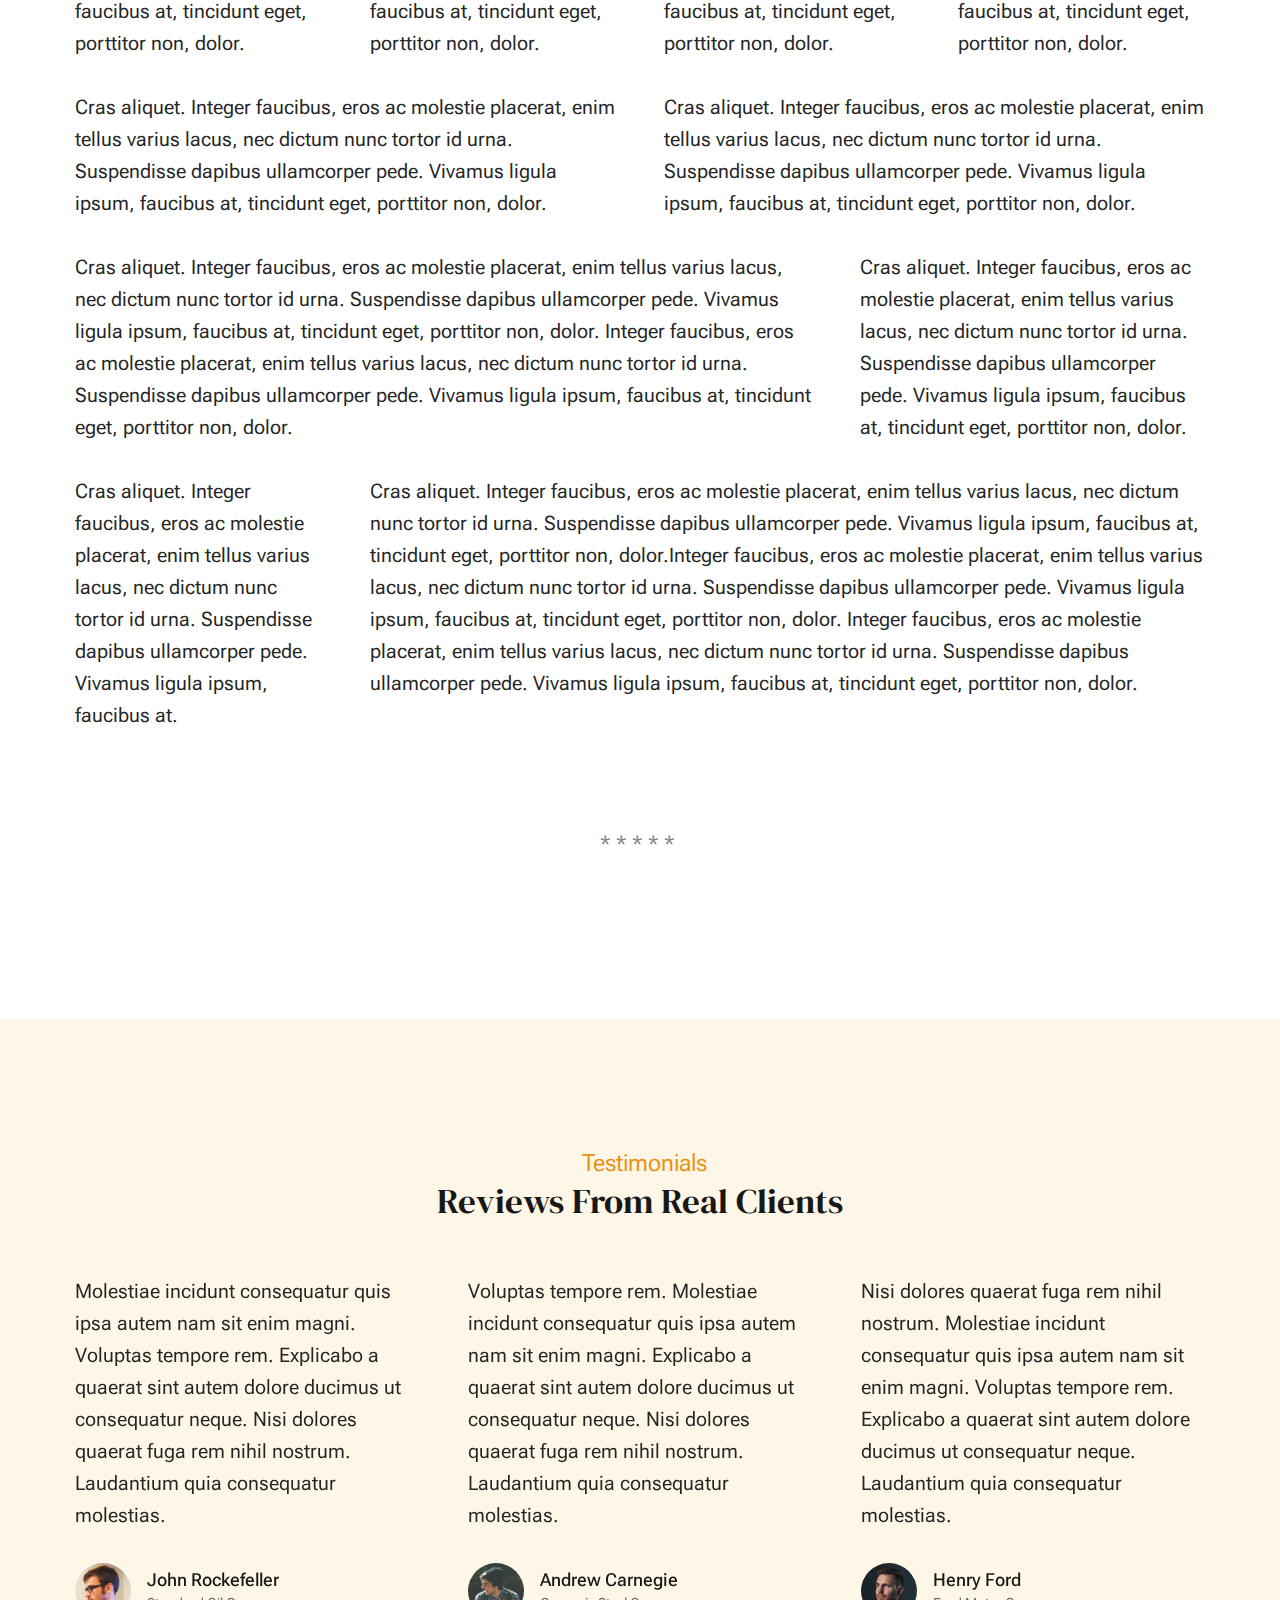
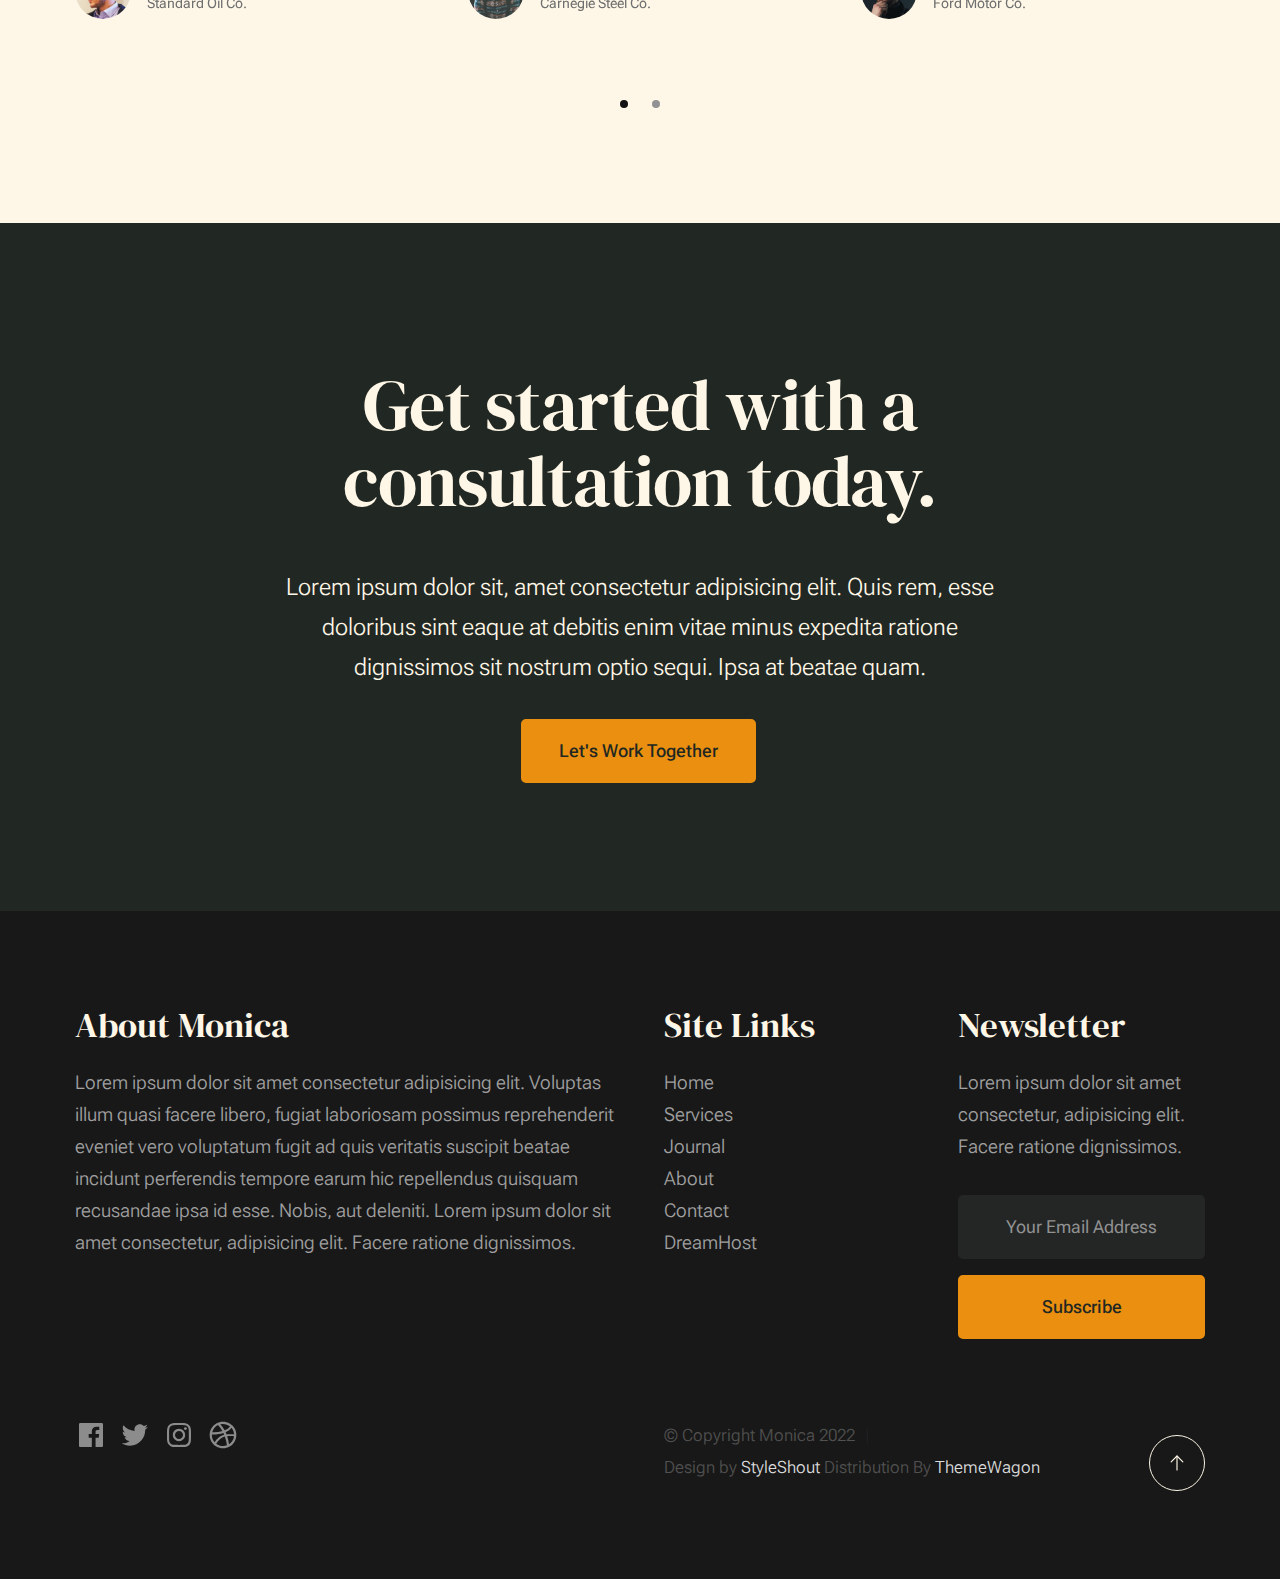
<file: styles.html>
<!DOCTYPE html>
<html lang="en" class="no-js" >
<head>

    <!--- basic page needs
    ================================================== -->
    <meta charset="utf-8">
    <meta name="viewport" content="width=device-width, initial-scale=1">
    <title>Styles - Monica</title>

    <script>
        document.documentElement.classList.remove('no-js');
        document.documentElement.classList.add('js');
    </script>

    <!-- CSS
    ================================================== -->
    <link rel="stylesheet" href="css/vendor.css">
    <link rel="stylesheet" href="css/styles.css">

    <!-- favicons
    ================================================== -->
    <link rel="apple-touch-icon" sizes="180x180" href="apple-touch-icon.png">
    <link rel="icon" type="image/png" sizes="32x32" href="favicon-32x32.png">
    <link rel="icon" type="image/png" sizes="16x16" href="favicon-16x16.png">
    <link rel="manifest" href="site.webmanifest">

</head>


<body id="top">


    <!-- preloader
    ================================================== -->
    <div id="preloader">
        <div id="loader" class="dots-fade">
            <div></div>
            <div></div>
            <div></div>
        </div>
    </div>


    <!-- page wrap
    ================================================== -->
    <div id="page" class="s-pagewrap">


        <!-- # site header 
        ================================================== -->
        <header class="s-header">

            <div class="row s-header__inner width-sixteen-col">

                <div class="s-header__block">
                    <div class="s-header__logo">
                        <a class="logo" href="index.html">
                            <img src="images/logo.svg" alt="Homepage">
                        </a>
                    </div>

                    <a class="s-header__menu-toggle" href="#0"><span>Menu</span></a>
                </div> <!-- end s-header__block -->

                <nav class="s-header__nav">
    
                    <ul class="s-header__menu-links">
                        <li><a href="about.html">About</a></li>
                        <li><a href="services.html">Services</a></li>
                        <li><a href="blog.html">Journal</a></li>
                        <li><a href="contact.html">Contact</a></li>
                    </ul> <!-- s-header__menu-links -->

                    <div class="s-header__contact">
                        <a href="contact.html" class="btn btn--primary s-header__contact-btn">Let's Work Together</a>                        
                    </div> <!-- s-header__contact -->
    
                </nav> <!-- end s-header__nav -->

            </div> <!-- end s-header__inner -->

        </header> <!-- end s-header -->


        <!-- # site main content
        ================================================== -->
        <section id="content" class="s-content">

               <section class="s-pageheader pageheader">
                    <div class="row">
                        <div class="column xl-12">
                            <h1 class="page-title">
                               Style Guide
                            </h1>                            
                        </div>
                    </div>
               </section> <!-- end pageheader --> 

               <section class="s-pagecontent pagecontent">

                    <div class="row row-x-center text-center">

                        <div class="column tab-12 xl-9">
            
                            <p class="lead">Lorem ipsum Officia elit ad tempor dolore est ex incididunt incididunt occaecat culpa deserunt 
                            sunt labore in cillum ullamco magna in Excepteur consequat in reprehenderit proident mollit incididunt officia commodo.
                            Duis ea officia sed dolor pariatur enim dolore dolore quis incididunt nulla exercitation commodo veniam et ea incididunt.
                            </p>
            
                            <hr>
                        </div>
            
                    </div> <!-- end row -->
            
                    <div class="row">
            
                        <div class="column mob-12 md-6 stack-on-900">
            
                            <h3>Paragraph and Image</h3>
            
                            <p><a href="#"><img width="120" height="120" class="u-pull-left" alt="sample-image" src="images/sample-image.jpg"></a>
                            Lorem ipsum dolor sit amet, consectetuer adipiscing elit. Donec libero. Suspendisse bibendum.Cras id urna. Morbi 
                            tincidunt, orci ac convallis aliquam, lectus turpis varius lorem, eu posuere nunc justo tempus leo. Donec mattis, 
                            purus nec placerat bibendum, dui pede condimentum odio, ac blandit ante orci ut diam. Cras fringilla magna. 
                            Phasellus suscipit, leo a pharetra condimentum, lorem tellus eleifend magna, eget fringilla velit magna id 
                            neque posuere nunc justo tempus leo. </p>
            
                            <p>
                            Lorem ipsum dolor sit amet, consectetuer adipiscing elit. Donec libero. Suspendisse bibendum. Cras id urna. 
                            Morbi tincidunt, orci ac convallis aliquam, lectus turpis varius lorem, eu posuere nunc justo tempus leo. 
                            Donec mattis, purus nec placerat bibendum, dui pede condimentumodio, ac blandit ante orci ut diam.	
                            </p>
            
                            <p>A <a href="#">link</a>,
                            <abbr title="this really isn't a very good description">abbrebation</abbr>,
                            <strong>strong text</strong>,
                            <em>em text</em>,
                            <del>deleted text</del>, and
                            <mark>this is a mark text.</mark>
                            <code>.code</code>
                            </p>
            
                        </div>
            
                        <div class="column mob-12 md-6">
            
                            <h3>Drop Caps</h3>
            
                            <p class="drop-cap">Far far away, behind the word mountains, far from the countries Vokalia and Consonantia,
                            there live the blind texts. Separated they live in Bookmarksgrove right at the coast of the
                            Semantics, a large language ocean. A small river named Duden flows by their place and supplies it with the 
                            necessary regelialia. Morbi tincidunt, orci ac convallis aliquam, lectus turpis varius lorem, 
                            euposuere nunc justo tempus leo. Donec mattis, purus nec placerat bibendum, dui pede condimentum odio, 
                            ac blandit ante orci ut diam. Cras fringilla magna. Phasellus suscipit, leo a pharetra condimentum, 
                            lorem tellus eleifend magna, eget fringilla velit magna id neque.
                            </p>
            
                            <h3>Small Print</h3>
            
                            <p><small>Lorem ipsum dolor sit amet, consectetuer adipiscing elit. Donec libero.</small></p>
                            
                    
            
                        </div>
            
                    </div> <!-- end row -->
            
                    <div class="row">
            
                        <div class="column xl-6 md-12">
            
                            <h3 class="u-add-bottom">Pull Quotes</h3>
            
                            <p>
                            Perspiciatis nemo unde et nobis modi consequatur officia amet. Ut enim 
                            tenetur provident maiores. Perspiciatis asperiores incidunt sequi 
                            quisquam. Enim aut. 
                            </p>
            
                            <figure class="pull-quote">
                                <blockquote>
                                    <p>
                                    When you look in the eyes of grace, when you meet grace, 
                                    when you embrace grace, when you see the nail prints in 
                                    grace’s hands and the fire in his eyes, when you feel his 
                                    relentless love for you - it will not motivate you to sin. 
                                    It will motivate you to righteousness.
                                    </p>
            
                                    <footer>
                                        <cite>Judah Smith</cite>
                                    </footer>
                                </blockquote>
                            </figure>
            
            
                        </div>
            
                        <div class="column xl-6 md-12">
            
                            <h3 class="h-add-bottom">Block Quotes</h3>
            
                            <blockquote cite="http://where-i-got-my-info-from.com">
                                <p>
                                For God so loved the world, that he gave his only Son, that whoever believes in 
                                him should not perish but have eternal life. For God did not send his Son into 
                                the world to condemn the world, but in order that the world might be 
                                saved through him.
                                </p>
            
                                <footer>
                                    <cite>
                                        <a href="#0">John 3:16-17 ESV</a>
                                    </cite>
                                </footer>
            
                            </blockquote>
            
                            <blockquote>
                                <p>There is a God-shaped vacuum in the heart of each man which cannot be satisfied 
                                by any created thing but only by God the Creator.</p>
            
                                <footer>
                                    <cite>Blaise Pascal</cite>
                                </footer>
            
                            </blockquote>
            
                        </div>
            
                    </div> <!-- end row -->
            
                    <div class="row u-add-half-bottom">
            
                        <div class="column xl-6 md-12">
            
                            <h3>Example Lists</h3>
            
                            <ol>
                                <li>Here is an example</li>
                                <li>of an ordered list.</li>
                                <li>A parent list item.
                                    <ul>
                                        <li>one</li>
                                        <li>two</li>
                                        <li>three</li>
                                    </ul>
                                    </li>
                                    <li>A list item.</li>
                                </ol>
            
                            <ul class="disc">
                                <li>Here is an example</li>
                                <li>of an unordered list.</li>
                            </ul>
            
                            <h3>Definition Lists</h3>
            
                            <h5>a) Multi-line Definitions (default) </h5>
            
                            <dl class="dictionary-style">
                                <dt><strong>This is a term</strong></dt>
                                    <dd>this is the definition of that term, which both live in a <code>dl</code>.</dd>
                                <dt><strong>Another Term</strong></dt>
                                    <dd>And it gets a definition too, which is this line</dd>
                                    <dd>This is a 2<sup>nd</sup> definition for a single term. A <code>dt</code> may be followed by multiple <code>dd</code>s.</dd>
                            </dl>
            
                            <h3 class="u-add-bottom">Skill Bars</h3>
            
                            <ul class="skill-bars">
                                <li>
                                <div class="progress percent90"><span>90%</span></div>
                                <strong>HTML</strong>
                                </li>
                                <li>
                                <div class="progress percent85"><span>85%</span></div>
                                <strong>CSS</strong>
                                </li>
                                <li>
                                <div class="progress percent70"><span>70%</span></div>
                                <strong>Javascript</strong>
                                </li>
                                <li>
                                <div class="progress percent95"><span>95%</span></div>
                                <strong>PHP</strong>
                                </li>
                                <li>
                                <div class="progress percent75"><span>75%</span></div>
                                <strong>Illustrator</strong>
                                </li>
                                <li>
                                <div class="progress percent90"><span>90%</span></div>
                                <strong>Figma</strong>
                                </li>
                            </ul>
            
                        </div>
            
                        <div class="column xl-6 md-12">
            
                            <h3 class="u-add-bottom">Buttons</h3>
            
                            <p>
                                <a class="btn btn--primary u-fullwidth" href="#0">Primary Button</a>
                                <a class="btn u-fullwidth" href="#0">Default Button</a>
                                <a class="btn btn--stroke u-fullwidth" href="#0">Stroke Button</a>
                            </p>
            
                            <h3>Stats Tabs</h3>
            
                            <ul class="stats-tabs">
                                <li><a href="#0">1,234 <em>Peter</em></a></li>
                                <li><a href="#0">567 <em>James</em></a></li>
                                <li><a href="#0">23,456 <em>John</em></a></li>
                                <li><a href="#0">3,456 <em>Andrew</em></a></li>
                                <li><a href="#0">456 <em>Philip</em></a></li>
                                <li><a href="#0">26 <em>Matthew</em></a></li>
                            </ul>
            
                            <h3 class="u-add-bottom">Code</h3>
            
<pre><code class="language-css">
    code {
    font-size: 1.4rem;
    margin: 0 .2rem;
    padding: .2rem .6rem;
    white-space: nowrap;
    background: #F1F1F1;
    border: 1px solid #E1E1E1;	
    border-radius: 3px;
    }
</code></pre>
            
                        </div>
            
                    </div> <!-- end row -->
            
                    <div class="row u-add-half-bottom">
            
                        <div class="column xl-6 md-12">
                                
                            <h1>H1 Heading Doloremque dolor voluptas est sequi omnis.</h1>
                            <p>Doloremque dolor voluptas est sequi omnis. Pariatur ut aut. Sed enim tempora qui veniam qui cum vel. 
                            Voluptas odit at vitae minima. In assumenda ut. Voluptatem totam impedit accusantium reiciendis excepturi aut qui accusamus praesentium.</p>
            
                            <h2>H2 Heading Doloremque dolor voluptas est sequi omnis.</h2>
                            <p>Doloremque dolor voluptas est sequi omnis. Pariatur ut aut. Sed enim tempora qui veniam qui cum vel. 
                            Voluptas odit at vitae minima. In assumenda ut. Voluptatem totam impedit accusantium reiciendis excepturi aut qui accusamus praesentium.</p>
            
                            <h3>H3 Heading Doloremque dolor voluptas est sequi omnis.</h3>
                            <p>Doloremque dolor voluptas est sequi omnis. Pariatur ut aut. Sed enim tempora qui veniam qui cum vel. 
                            Voluptas odit at vitae minima. In assumenda ut. Voluptatem totam impedit accusantium reiciendis excepturi aut qui accusamus praesentium.</p>
            
                            
                        </div>
            
                        <div class="column xl-6 md-12">
                            <h4>H4 Heading Doloremque dolor voluptas est sequi omnis.</h4>
                            <p>Doloremque dolor voluptas est sequi omnis. Pariatur ut aut. Sed enim tempora qui veniam qui cum vel. 
                            Voluptas odit at vitae minima. In assumenda ut. Voluptatem totam impedit accusantium reiciendis excepturi aut qui accusamus praesentium.</p>
            
                            <h5>H5 Heading Doloremque dolor voluptas est sequi omnis.</h5>
                            <p>Doloremque dolor voluptas est sequi omnis. Pariatur ut aut. Sed enim tempora qui veniam qui cum vel. 
                            Voluptas odit at vitae minima. In assumenda ut. Voluptatem totam impedit accusantium reiciendis excepturi aut qui accusamus praesentium.</p>
            
                            <h6>H6 Heading Doloremque dolor voluptas est sequi omnis.</h6>
                            <p>Doloremque dolor voluptas est sequi omnis. Pariatur ut aut. Sed enim tempora qui veniam qui cum vel. 
                            Voluptas odit at vitae minima. In assumenda ut. Voluptatem totam impedit accusantium reiciendis excepturi aut qui accusamus praesentium.</p>
                
                            
                        </div>
            
                    </div> <!-- end row -->
            
                    <div class="row u-add-half-bottom">
            
                        <div class="column xl-6 md-12">
            
                            <h3 class="u-add-bottom">Responsive Image</h3>
            
                            <figure>
                                <img src="images/wheel-500.jpg" 
                                srcset="images/wheel-1000.jpg 1000w, 
                                images/wheel-500.jpg 500w" 
                                sizes="(max-width: 1000px) 100vw, 1000px" alt="">
            
                                <figcaption>
                                    Here is some random picture.
                                </figcaption>
                            </figure>
            
                        </div>
            
                        <div class="column xl-6 md-12">
            
                            <h3 class="u-add-bottom">Responsive video</h3>
            
                            <div class="video-container">
                            <iframe src="https://player.vimeo.com/video/14592941?color=00a650&title=0&byline=0&portrait=0" width="500" height="281" frameborder="0" webkitallowfullscreen mozallowfullscreen allowfullscreen></iframe> 
                            </div>
            
                        </div>
                        
                    </div> <!-- end row -->
            
                    <div class="row u-add-bottom">
            
                        <div class="column xl-12">
            
                            <h3>Tables</h3>
                            <p>Be sure to use properly formed table markup with <code>&lt;thead&gt;</code> and <code>&lt;tbody&gt;</code> when building a <code>table</code>.</p>
            
                            <div class="table-responsive">
            
                                <table>
                                        <thead>
                                        <tr>
                                            <th>Name</th>
                                            <th>Age</th>
                                            <th>Sex</th>
                                            <th>Location</th>
                                        </tr>
                                        </thead>
                                        <tbody>
                                        <tr>
                                            <td>William J. Seymour</td>
                                            <td>34</td>
                                            <td>Male</td>
                                            <td>Azusa Street</td>
                                        </tr>
                                        <tr>
                                            <td>Jennie Evans Moore</td>
                                            <td>30</td>
                                            <td>Female</td>
                                            <td>Azusa Street</td>
                                        </tr>
                                        </tbody>
                                </table>
            
                            </div>
            
                        </div>
                        
                    </div> <!-- end row -->
            
                    <div class="row">
            
                        <div class="column xl-12">
                            <h3>Pagination</h3>
            
                            <nav class="pgn">
                                <ul>
                                    <li>
                                        <a class="pgn__prev" href="#0">
                                            <svg xmlns="http://www.w3.org/2000/svg" width="24" height="24" viewBox="0 0 24 24"><path d="M12.707 17.293L8.414 13H18v-2H8.414l4.293-4.293-1.414-1.414L4.586 12l6.707 6.707z"/></svg>
                                        </a>
                                    </li>
                                    <li><a class="pgn__num" href="#0">1</a></li>
                                    <li><span class="pgn__num current">2</span></li>
                                    <li><a class="pgn__num" href="#0">3</a></li>
                                    <li><a class="pgn__num" href="#0">4</a></li>
                                    <li><a class="pgn__num" href="#0">5</a></li>
                                    <li><span class="pgn__num dots">…</span></li>
                                    <li><a class="pgn__num" href="#0">8</a></li>
                                    <li>
                                        <a class="pgn__next" href="#0">
                                            <svg xmlns="http://www.w3.org/2000/svg" width="24" height="24" viewBox="0 0 24 24"><path d="M11.293 17.293l1.414 1.414L19.414 12l-6.707-6.707-1.414 1.414L15.586 11H6v2h9.586z"/></svg>
                                        </a>
                                    </li>
                                </ul>
                            </nav>
                        </div>
            
                    </div> <!-- end row -->
            
                    <div class="row">
            
                        <div class="column xl-6 md-12">
            
                            <h3 class="u-add-bottom">Form Styles</h3>
            
                            <form>
                                <div>
                                    <label for="sampleInput">Your email</label>
                                    <input class="u-fullwidth" type="email" placeholder="test@mailbox.com" id="sampleInput">
                                </div>
                                <div>
                                    <label for="sampleRecipientInput">Reason for contacting</label>
                                    <div class="ss-custom-select">
                                        <select class="u-fullwidth" id="sampleRecipientInput">
                                            <option value="Option 1">Questions</option>
                                            <option value="Option 2">Report</option>
                                            <option value="Option 3">Others</option>
                                        </select>
                                    </div>
                                </div>
                                
                                <label for="exampleMessage">Message</label>
                                <textarea class="u-fullwidth" placeholder="Your message" id="exampleMessage"></textarea>
            
                                <label class="u-add-bottom">
                                    <input type="checkbox">
                                    <span class="label-text">Send a copy to yourself</span>
                                </label>
                            
                                <input class="btn--primary u-fullwidth" type="submit" value="Submit">
                            </form>
            
                        </div>
            
                        <div class="column xl-6 md-12">
            
                            <h3>Alert Boxes</h3>
            
                            <br>
                            
                            <div class="alert-box alert-box--error">
                                <p>Error Message. Your Message Goes Here.</p>
                                <span class="alert-box__close"></span>
                            </div><!-- end error -->
                                    
                            <div class="alert-box alert-box--success">
                                <p>Success Message. Your Message Goes Here.</p>
                                <span class="alert-box__close"></span>
                            </div><!-- end success -->
                                    
                            <div class="alert-box alert-box--info">
                                <p>Info Message. Your Message Goes Here.</p>
                                <span class="alert-box__close"></span>
                            </div><!-- end info -->
                                    
                            <div class="alert-box alert-box--notice">
                                <p>Notice Message. Your Message Goes Here.</p>
                                <span class="alert-box__close"></span>
                            </div><!-- end notice -->
                        
                        </div>
            
                    </div> <!-- end row -->
            
                    <div class="row">
            
                        <div class="xl-12 column">
                        <h3 class="half-bottom">Grid Columns</h3>
                        </div>
            
                    </div> <!-- Row End-->
            
                    <!--<h4>1/3 Columns</h4>  -->
            
                    <div class="row">
            
                        <div class="xl-4 md-12 column">
                            <p>
                            Cras aliquet. Integer faucibus, eros ac molestie placerat, enim tellus varius lacus,
                            nec dictum nunc tortor id urna. Suspendisse dapibus ullamcorper pede. Vivamus ligula ipsum,
                            faucibus at, tincidunt eget, porttitor non, dolor. 
                            </p>
                        </div>
            
                        <div class="xl-4 md-12 column">
                            <p>
                            Cras aliquet. Integer faucibus, eros ac molestie placerat, enim tellus varius lacus,
                            nec dictum nunc tortor id urna. Suspendisse dapibus ullamcorper pede. Vivamus ligula ipsum,
                            faucibus at, tincidunt eget, porttitor non, dolor. 
                            </p>
                        </div>
            
                        <div class="xl-4 md-12 column">
                            <p>
                            Cras aliquet. Integer faucibus, eros ac molestie placerat, enim tellus varius lacus,
                            nec dictum nunc tortor id urna. Suspendisse dapibus ullamcorper pede. Vivamus ligula ipsum,
                            faucibus at, tincidunt eget, porttitor non, dolor. 
                            </p>
                        </div>
            
                    </div>
            
                    <!--<h4>1/4 Columns</h4>  -->
            
                    <div class="row">
            
                        <div class="xl-3 md-6 tab-12 column">
                            <p>
                            Cras aliquet. Integer faucibus, eros ac molestie placerat, enim tellus varius lacus,
                            nec dictum nunc tortor id urna. Suspendisse dapibus ullamcorper pede. Vivamus ligula ipsum,
                            faucibus at, tincidunt eget, porttitor non, dolor. 
                            </p>
                        </div>
            
                        <div class="xl-3 md-6 tab-12 column">
                            <p>
                            Cras aliquet. Integer faucibus, eros ac molestie placerat, enim tellus varius lacus,
                            nec dictum nunc tortor id urna. Suspendisse dapibus ullamcorper pede. Vivamus ligula ipsum,
                            faucibus at, tincidunt eget, porttitor non, dolor. 
                            </p>
                        </div>
            
                        <div class="xl-3 md-6 tab-12 column">
                            <p>
                            Cras aliquet. Integer faucibus, eros ac molestie placerat, enim tellus varius lacus,
                            nec dictum nunc tortor id urna. Suspendisse dapibus ullamcorper pede. Vivamus ligula ipsum,
                            faucibus at, tincidunt eget, porttitor non, dolor. 
                            </p>
                        </div>
            
                        <div class="xl-3 md-6 tab-12 column">
                            <p>
                            Cras aliquet. Integer faucibus, eros ac molestie placerat, enim tellus varius lacus,
                            nec dictum nunc tortor id urna. Suspendisse dapibus ullamcorper pede. Vivamus ligula ipsum,
                            faucibus at, tincidunt eget, porttitor non, dolor. 
                            </p>
                        </div>
            
                    </div>
            
                    <!--<h4>1/2 Columns</h4>  -->
            
                    <div class="row">
            
                        <div class="xl-6 tab-12 column">
                            <p>
                            Cras aliquet. Integer faucibus, eros ac molestie placerat, enim tellus varius lacus,
                            nec dictum nunc tortor id urna. Suspendisse dapibus ullamcorper pede. Vivamus ligula ipsum,
                            faucibus at, tincidunt eget, porttitor non, dolor. 
                            </p>
                        </div>
            
                        <div class="xl-6 tab-12 column">
                            <p>
                            Cras aliquet. Integer faucibus, eros ac molestie placerat, enim tellus varius lacus,
                            nec dictum nunc tortor id urna. Suspendisse dapibus ullamcorper pede. Vivamus ligula ipsum,
                            faucibus at, tincidunt eget, porttitor non, dolor. 
                            </p>
                        </div>
            
                    </div>
            
                    <!--<h4>2/3 Columns</h4>  -->
            
                    <div class="row">
            
                        <div class="xl-8 md-7 tab-12 column">
                            <p>
                            Cras aliquet. Integer faucibus, eros ac molestie placerat, enim tellus varius lacus,
                            nec dictum nunc tortor id urna. Suspendisse dapibus ullamcorper pede. Vivamus ligula ipsum,
                            faucibus at, tincidunt eget, porttitor non, dolor. Integer faucibus, eros ac molestie placerat, enim tellus varius lacus,
                            nec dictum nunc tortor id urna. Suspendisse dapibus ullamcorper pede. Vivamus ligula ipsum,
                            faucibus at, tincidunt eget, porttitor non, dolor.
                            </p>
                        </div>
            
                        <div class="xl-4 md-5 tab-12 column">
                            <p>
                            Cras aliquet. Integer faucibus, eros ac molestie placerat, enim tellus varius lacus,
                            nec dictum nunc tortor id urna. Suspendisse dapibus ullamcorper pede. Vivamus ligula ipsum,
                            faucibus at, tincidunt eget, porttitor non, dolor. 
                            </p>
                        </div>
            
                    </div>
            
                    <!--<h4>3/4 Columns</h4>  -->
            
                    <div class="row">
            
                        <div class="xl-3 md-5 tab-12 column">
                            <p>
                            Cras aliquet. Integer faucibus, eros ac molestie placerat, enim tellus varius lacus,
                            nec dictum nunc tortor id urna. Suspendisse dapibus ullamcorper pede. Vivamus ligula ipsum,
                            faucibus at. 
                            </p>
                        </div>
            
                        <div class="xl-9 md-7 tab-12 column">
                            <p>
                            Cras aliquet. Integer faucibus, eros ac molestie placerat, enim tellus varius lacus,
                            nec dictum nunc tortor id urna. Suspendisse dapibus ullamcorper pede. Vivamus ligula ipsum,
                            faucibus at, tincidunt eget, porttitor non, dolor.Integer faucibus, eros ac molestie placerat, enim tellus varius lacus,
                            nec dictum nunc tortor id urna. Suspendisse dapibus ullamcorper pede. Vivamus ligula ipsum,
                            faucibus at, tincidunt eget, porttitor non, dolor. Integer faucibus, eros ac molestie placerat, enim tellus varius lacus,
                            nec dictum nunc tortor id urna. Suspendisse dapibus ullamcorper pede. Vivamus ligula ipsum,
                            faucibus at, tincidunt eget, porttitor non, dolor.
                            </p>
                        </div>
            
                    </div> 
            
                    <hr class="fancy">

               </section> <!-- pagecontent -->

               <section class="s-testimonials">

                    <div class="s-testimonials__header row row-x-center text-center">
                        <div class="column xl-8 lg-12">
        
                            <p class="text-pretitle">
                            Testimonials
                            </p>
                            <h3>
                            Reviews From Real Clients
                            </h3>                        
        
                        </div>
                    </div> <!--end s-testimonials__header -->

                    <div class="row s-testimonials__content">
                        <div class="column xl-12 testimonials">

                            <div class="swiper-container testimonials__slider page-slider">

                                <div class="swiper-wrapper">
                                    <div class="testimonials__slide swiper-slide">
                                        <p>
                                        Molestiae incidunt consequatur quis ipsa autem nam sit enim magni. Voluptas tempore rem. 
                                        Explicabo a quaerat sint autem dolore ducimus ut consequatur neque. Nisi dolores quaerat fuga rem nihil nostrum.
                                        Laudantium quia consequatur molestias.
                                        </p>
                                        <div class="testimonials__author">
                                            <img src="images/avatars/user-01.jpg" alt="Author image" class="testimonials__avatar">
                                            <cite class="testimonials__cite">
                                                <strong>John Rockefeller</strong>
                                                <span>Standard Oil Co.</span>
                                            </cite>
                                        </div>
                                    </div>
                                    <div class="testimonials__slide swiper-slide">
                                        <p>
                                        Voluptas tempore rem. Molestiae incidunt consequatur quis ipsa autem nam sit enim magni. 
                                        Explicabo a quaerat sint autem dolore ducimus ut consequatur neque. Nisi dolores quaerat fuga rem nihil nostrum.
                                        Laudantium quia consequatur molestias.
                                        </p>
                                        <div class="testimonials__author">
                                            <img src="images/avatars/user-04.jpg" alt="Author image" class="testimonials__avatar">
                                            <cite class="testimonials__cite">
                                                <strong>Andrew Carnegie</strong>
                                                <span>Carnegie Steel Co.</span>
                                            </cite>
                                        </div>
                                    </div>
                                    <div class="testimonials__slide swiper-slide">
                                        <p>
                                        Nisi dolores quaerat fuga rem nihil nostrum. Molestiae incidunt consequatur quis ipsa autem nam sit enim magni. 
                                        Voluptas tempore rem. Explicabo a quaerat sint autem dolore ducimus ut consequatur neque. 
                                        Laudantium quia consequatur molestias.
                                        </p>
                                        <div class="testimonials__author">
                                            <img src="images/avatars/user-06.jpg" alt="Author image" class="testimonials__avatar">
                                            <cite class="testimonials__cite">
                                                <strong>Henry Ford</strong>
                                                <span>Ford Motor Co.</span>
                                            </cite>
                                        </div>
                                    </div>
                                    <div class="testimonials__slide swiper-slide">
                                        <p>
                                        Molestiae incidunt consequatur quis ipsa autem nam sit enim magni. Voluptas tempore rem. 
                                        Explicabo a quaerat sint autem dolore ducimus ut consequatur neque. Nisi dolores quaerat fuga rem nihil nostrum.
                                        Laudantium quia consequatur molestias.
                                        </p>
                                        <div class="testimonials__author">
                                            <img src="images/avatars/user-02.jpg" alt="Author image" class="testimonials__avatar">
                                            <cite class="testimonials__cite">
                                                <strong>John Morgan</strong>
                                                <span>JP Morgan & Co.</span>
                                            </cite>
                                        </div>
                                    </div> 
                                </div> <!-- end swiper-wrapper --> 

                                <div class="swiper-pagination"></div>

                            </div> <!--end testimonials__slider --> 

                        </div> <!-- testimonials -->
                    </div> <!--end s-testimonials__content -->

               </section> <!-- end s-testimonials -->

        </section> <!-- s-content-->

        <!-- # cta
        ================================================== -->
        <section id="cta" class="s-cta">

            <div class="row row-x-center text-center">
                <div class="column xl-8 lg-12">

                    <div class="s-cta__content">
                        <h2 class="text-display-title">
                        Get started with a consultation today.
                        </h2>
                        <p class="lead">
                        Lorem ipsum dolor sit, amet consectetur adipisicing elit. Quis rem, esse doloribus sint eaque at debitis enim vitae minus expedita ratione dignissimos sit nostrum optio sequi. Ipsa at beatae quam.
                        </p>
                        <a href="contact.html" class="btn btn--primary">Let's Work Together</a>
                    </div>

                </div>
            </div>

        </section> <!-- end s-cta -->


        <!-- # footer 
        ================================================== -->
        <footer class="s-footer">
            <div class="row s-footer__content">
                <div class="column xl-6 lg-6 md-12 s-footer__block s-footer__about">                    
                    <h3>About Monica</h3>
                    <p>
                    Lorem ipsum dolor sit amet consectetur adipisicing elit. Voluptas illum quasi facere libero, 
                    fugiat laboriosam possimus reprehenderit eveniet vero voluptatum fugit ad quis veritatis suscipit beatae 
                    incidunt perferendis tempore earum hic repellendus quisquam recusandae ipsa id esse. Nobis, aut deleniti.
                    Lorem ipsum dolor sit amet consectetur, adipisicing elit. Facere ratione dignissimos.
                    </p>               
                </div>                
                <div class="column xl-3 lg-6 md-12 s-footer__block s-footer__site-links">
                    <h3>Site Links</h3>
                    <ul class="link-list">
                        <li><a href="index.html">Home</a></li>
                        <li><a href="services.html">Services</a></li>
                        <li><a href="blog.html">Journal</a></li>
                        <li><a href="about.html">About</a></li>
                        <li><a href="contact.html">Contact</a></li>
                        <li><a href="https://www.dreamhost.com/r.cgi?287326">DreamHost</a></li>
                    </ul>
                </div>
                <div class="column xl-3 lg-6 md-12 tab-12 s-footer__block s-footer__newsletter">
                    <h3>Newsletter</h3>

                    <p>
                    Lorem ipsum dolor sit amet consectetur, adipisicing elit. Facere ratione dignissimos.
                    </p>

                    <div class="subscribe-form">
                        <form id="mc-form" class="mc-form">
                            <input type="email" name="EMAIL" id="mce-EMAIL" class="u-fullwidth text-center" placeholder="Your Email Address" title="The domain portion of the email address is invalid (the portion after the @)." pattern="^([^\x00-\x20\x22\x28\x29\x2c\x2e\x3a-\x3c\x3e\x40\x5b-\x5d\x7f-\xff]+|\x22([^\x0d\x22\x5c\x80-\xff]|\x5c[\x00-\x7f])*\x22)(\x2e([^\x00-\x20\x22\x28\x29\x2c\x2e\x3a-\x3c\x3e\x40\x5b-\x5d\x7f-\xff]+|\x22([^\x0d\x22\x5c\x80-\xff]|\x5c[\x00-\x7f])*\x22))*\x40([^\x00-\x20\x22\x28\x29\x2c\x2e\x3a-\x3c\x3e\x40\x5b-\x5d\x7f-\xff]+|\x5b([^\x0d\x5b-\x5d\x80-\xff]|\x5c[\x00-\x7f])*\x5d)(\x2e([^\x00-\x20\x22\x28\x29\x2c\x2e\x3a-\x3c\x3e\x40\x5b-\x5d\x7f-\xff]+|\x5b([^\x0d\x5b-\x5d\x80-\xff]|\x5c[\x00-\x7f])*\x5d))*(\.\w{2,})+$" required>
                            <input type="submit" name="subscribe" value="Subscribe" class="btn btn--primary btn--small u-fullwidth">
                            <!-- <div style="position: absolute; left: -5000px;" aria-hidden="true"><input type="text" name="b_cdb7b577e41181934ed6a6a44_9a91cfe7b3" tabindex="-1" value=""></div> -->
                            <div class="mc-status"></div>
                        </form>
                    </div>
                </div>
            </div>    
            
            <div class="row s-footer__bottom">
                <div class="column xl-6 lg-12">
                    <ul class="s-footer__social social-list">
                        <li>
                            <a href="#0">
                                <svg xmlns="http://www.w3.org/2000/svg" width="24" height="24" viewBox="0 0 24 24" style="fill:rgba(0, 0, 0, 1);transform:;-ms-filter:"><path d="M20,3H4C3.447,3,3,3.448,3,4v16c0,0.552,0.447,1,1,1h8.615v-6.96h-2.338v-2.725h2.338v-2c0-2.325,1.42-3.592,3.5-3.592 c0.699-0.002,1.399,0.034,2.095,0.107v2.42h-1.435c-1.128,0-1.348,0.538-1.348,1.325v1.735h2.697l-0.35,2.725h-2.348V21H20 c0.553,0,1-0.448,1-1V4C21,3.448,20.553,3,20,3z"></path></svg>
                                <span class="u-screen-reader-text">Facebook</span>
                            </a>
                        </li>
                        <li>
                            <a href="#0">
                                <svg xmlns="http://www.w3.org/2000/svg" width="24" height="24" viewBox="0 0 24 24" style="fill:rgba(0, 0, 0, 1);transform:;-ms-filter:"><path d="M19.633,7.997c0.013,0.175,0.013,0.349,0.013,0.523c0,5.325-4.053,11.461-11.46,11.461c-2.282,0-4.402-0.661-6.186-1.809 c0.324,0.037,0.636,0.05,0.973,0.05c1.883,0,3.616-0.636,5.001-1.721c-1.771-0.037-3.255-1.197-3.767-2.793 c0.249,0.037,0.499,0.062,0.761,0.062c0.361,0,0.724-0.05,1.061-0.137c-1.847-0.374-3.23-1.995-3.23-3.953v-0.05 c0.537,0.299,1.16,0.486,1.82,0.511C3.534,9.419,2.823,8.184,2.823,6.787c0-0.748,0.199-1.434,0.548-2.032 c1.983,2.443,4.964,4.04,8.306,4.215c-0.062-0.3-0.1-0.611-0.1-0.923c0-2.22,1.796-4.028,4.028-4.028 c1.16,0,2.207,0.486,2.943,1.272c0.91-0.175,1.782-0.512,2.556-0.973c-0.299,0.935-0.936,1.721-1.771,2.22 c0.811-0.088,1.597-0.312,2.319-0.624C21.104,6.712,20.419,7.423,19.633,7.997z"></path></svg>
                                <span class="u-screen-reader-text">Twitter</span>
                            </a>
                        </li>
                        <li>
                            <a href="#0">
                                <svg xmlns="http://www.w3.org/2000/svg" width="24" height="24" viewBox="0 0 24 24" style="fill:rgba(0, 0, 0, 1);transform:;-ms-filter:"><path d="M11.999,7.377c-2.554,0-4.623,2.07-4.623,4.623c0,2.554,2.069,4.624,4.623,4.624c2.552,0,4.623-2.07,4.623-4.624 C16.622,9.447,14.551,7.377,11.999,7.377L11.999,7.377z M11.999,15.004c-1.659,0-3.004-1.345-3.004-3.003 c0-1.659,1.345-3.003,3.004-3.003s3.002,1.344,3.002,3.003C15.001,13.659,13.658,15.004,11.999,15.004L11.999,15.004z"></path><circle cx="16.806" cy="7.207" r="1.078"></circle><path d="M20.533,6.111c-0.469-1.209-1.424-2.165-2.633-2.632c-0.699-0.263-1.438-0.404-2.186-0.42 c-0.963-0.042-1.268-0.054-3.71-0.054s-2.755,0-3.71,0.054C7.548,3.074,6.809,3.215,6.11,3.479C4.9,3.946,3.945,4.902,3.477,6.111 c-0.263,0.7-0.404,1.438-0.419,2.186c-0.043,0.962-0.056,1.267-0.056,3.71c0,2.442,0,2.753,0.056,3.71 c0.015,0.748,0.156,1.486,0.419,2.187c0.469,1.208,1.424,2.164,2.634,2.632c0.696,0.272,1.435,0.426,2.185,0.45 c0.963,0.042,1.268,0.055,3.71,0.055s2.755,0,3.71-0.055c0.747-0.015,1.486-0.157,2.186-0.419c1.209-0.469,2.164-1.424,2.633-2.633 c0.263-0.7,0.404-1.438,0.419-2.186c0.043-0.962,0.056-1.267,0.056-3.71s0-2.753-0.056-3.71C20.941,7.57,20.801,6.819,20.533,6.111z M19.315,15.643c-0.007,0.576-0.111,1.147-0.311,1.688c-0.305,0.787-0.926,1.409-1.712,1.711c-0.535,0.199-1.099,0.303-1.67,0.311 c-0.95,0.044-1.218,0.055-3.654,0.055c-2.438,0-2.687,0-3.655-0.055c-0.569-0.007-1.135-0.112-1.669-0.311 c-0.789-0.301-1.414-0.923-1.719-1.711c-0.196-0.534-0.302-1.099-0.311-1.669c-0.043-0.95-0.053-1.218-0.053-3.654 c0-2.437,0-2.686,0.053-3.655c0.007-0.576,0.111-1.146,0.311-1.687c0.305-0.789,0.93-1.41,1.719-1.712 c0.534-0.198,1.1-0.303,1.669-0.311c0.951-0.043,1.218-0.055,3.655-0.055c2.437,0,2.687,0,3.654,0.055 c0.571,0.007,1.135,0.112,1.67,0.311c0.786,0.303,1.407,0.925,1.712,1.712c0.196,0.534,0.302,1.099,0.311,1.669 c0.043,0.951,0.054,1.218,0.054,3.655c0,2.436,0,2.698-0.043,3.654H19.315z"></path></svg>
                                <span class="u-screen-reader-text">Instagram</span>
                            </a>
                        </li>
                        <li>
                            <a href="#0">
                                <svg xmlns="http://www.w3.org/2000/svg" width="24" height="24" viewBox="0 0 24 24" style="fill: rgba(0, 0, 0, 1);transform: ;msFilter:;"><path d="M20.66 6.98a9.932 9.932 0 0 0-3.641-3.64C15.486 2.447 13.813 2 12 2s-3.486.447-5.02 1.34c-1.533.893-2.747 2.107-3.64 3.64S2 10.187 2 12s.446 3.487 1.34 5.02a9.924 9.924 0 0 0 3.641 3.64C8.514 21.553 10.187 22 12 22s3.486-.447 5.02-1.34a9.932 9.932 0 0 0 3.641-3.64C21.554 15.487 22 13.813 22 12s-.446-3.487-1.34-5.02zM12 3.66c2 0 3.772.64 5.32 1.919-.92 1.174-2.286 2.14-4.1 2.9-1.002-1.813-2.088-3.327-3.261-4.54A7.715 7.715 0 0 1 12 3.66zM5.51 6.8a8.116 8.116 0 0 1 2.711-2.22c1.212 1.201 2.325 2.7 3.34 4.5-2 .6-4.114.9-6.341.9-.573 0-1.006-.013-1.3-.04A8.549 8.549 0 0 1 5.51 6.8zM3.66 12c0-.054.003-.12.01-.2.007-.08.01-.146.01-.2.254.014.641.02 1.161.02 2.666 0 5.146-.367 7.439-1.1.187.373.381.793.58 1.26-1.32.293-2.674 1.006-4.061 2.14S6.4 16.247 5.76 17.5c-1.4-1.587-2.1-3.42-2.1-5.5zM12 20.34c-1.894 0-3.594-.587-5.101-1.759.601-1.187 1.524-2.322 2.771-3.401 1.246-1.08 2.483-1.753 3.71-2.02a29.441 29.441 0 0 1 1.56 6.62 8.166 8.166 0 0 1-2.94.56zm7.08-3.96a8.351 8.351 0 0 1-2.58 2.621c-.24-2.08-.7-4.107-1.379-6.081.932-.066 1.765-.1 2.5-.1.799 0 1.686.034 2.659.1a8.098 8.098 0 0 1-1.2 3.46zm-1.24-5c-1.16 0-2.233.047-3.22.14a27.053 27.053 0 0 0-.68-1.62c2.066-.906 3.532-2.006 4.399-3.3 1.2 1.414 1.854 3.027 1.96 4.84-.812-.04-1.632-.06-2.459-.06z"></path></svg>
                                <span class="u-screen-reader-text">Dribbble</span>
                            </a>
                        </li>
                    </ul> <!-- end s-footer__social -->
                </div>
                <div class="column xl-6 lg-12">
                    <p class="ss-copyright">
                        <span>© Copyright Monica 2022</span> 
                        <span>Design by <a href="https://www.styleshout.com/">StyleShout</a> Distribution By <a href="https://themewagon.com">ThemeWagon</a></span>
                    </p>
                </div>

                <div class="ss-go-top">
                    <a class="smoothscroll" title="Back to Top" href="#top">
                        <svg xmlns="http://www.w3.org/2000/svg" viewBox="0 0 24 24" width="36" height="36" fill="none" stroke="#ffffff" stroke-width="1" stroke-linecap="round" stroke-linejoin="round">&lt;!--!  Atomicons Free 1.00 by @atisalab License - https://atomicons.com/license/ (Icons: CC BY 4.0) Copyright 2021 Atomicons --&gt;<polyline points="17 11 12 6 7 11"></polyline><line x1="12" y1="18" x2="12" y2="6"></line></svg>
                    </a>
                </div> <!-- end ss-go-top -->
            </div>
            
        </footer> <!-- end s-footer -->

    </div> <!-- end page-wrap -->

    <!-- Java Script
    ================================================== -->
    <script src="js/plugins.js"></script>
    <script src="js/main.js"></script>

</body>
</html>
</file>
<file: css/vendor.css>
/* ===================================================================
 * Monica Third-party Stylesheets
 * Template Ver. 1.0.0
 * 12-13-2022
 * -------------------------------------------------------------------
 *
 * TOC:
 * # PrismJS
 * # Swiper
 *
 * ------------------------------------------------------------------- */


/* ===================================================================
 * # PrismJS 1.20.0
 *   https://prismjs.com/download.html#themes=prism-okaidia&languages=markup+css+clike+javascript+markup-templating+php 
 *   
 *   okaidia theme for JavaScript, CSS and HTML
 *   Loosely based on Monokai textmate theme by http://www.monokai.nl/
 *   @author ocodia
 * ------------------------------------------------------------------- */
code[class*=language-],
pre[class*=language-] {
  color          : #f8f8f2;
  background     : none;
  text-shadow    : 0 1px rgba(0, 0, 0, 0.3);
  font-family    : var(--font-mono);
  font-size      : calc(var(--text-size) * 0.9444);
  text-align     : left;
  white-space    : pre;
  word-spacing   : normal;
  word-break     : normal;
  word-wrap      : normal;
  line-height    : var(--vspace-1);
  -moz-tab-size  : 4;
  -o-tab-size    : 4;
  tab-size       : 4;
  -webkit-hyphens: none;
  -ms-hyphens    : none;
  hyphens        : none;
}

/* Code blocks */
pre[class*=language-] {
  padding : var(--vspace-0_5) 0 var(--vspace-1);
  margin  : var(--vspace-1) 0;
  overflow: auto;
}

:not(pre)>code[class*=language-],
pre[class*=language-] {
  background: #272822;
}

/* Inline code */
:not(pre)>code[class*=language-] {
  padding    : 0.1em;
  white-space: normal;
}

.token.comment,
.token.prolog,
.token.doctype,
.token.cdata {
  color: slategray;
}

.token.punctuation {
  color: #f8f8f2;
}

.token.namespace {
  opacity: 0.7;
}

.token.property,
.token.tag,
.token.constant,
.token.symbol,
.token.deleted {
  color: #f92672;
}

.token.boolean,
.token.number {
  color: #ae81ff;
}

.token.selector,
.token.attr-name,
.token.string,
.token.char,
.token.builtin,
.token.inserted {
  color: #a6e22e;
}

.token.operator,
.token.entity,
.token.url,
.language-css .token.string,
.style .token.string,
.token.variable {
  color: #f8f8f2;
}

.token.atrule,
.token.attr-value,
.token.function,
.token.class-name {
  color: #e6db74;
}

.token.keyword {
  color: #66d9ef;
}

.token.regex,
.token.important {
  color: #fd971f;
}

.token.important,
.token.bold {
  font-weight: bold;
}

.token.italic {
  font-style: italic;
}

.token.entity {
  cursor: help;
}



/* ===================================================================
 * # Swiper 6.4.5
 *   Most modern mobile touch slider and framework with hardware accelerated transitions
 *   https://swiperjs.com
 *
 *   Copyright 2014-2020 Vladimir Kharlampidi
 *
 *   Released under the MIT License
 *
 *   Released on: December 18, 2020
 * ------------------------------------------------------------------- */
@font-face {
  font-family: "swiper-icons";
  src        : url("data:application/font-woff;charset=utf-8;base64, [base64]//wADZ2x5ZgAAAywAAADMAAAD2MHtryVoZWFkAAABbAAAADAAAAA2E2+eoWhoZWEAAAGcAAAAHwAAACQC9gDzaG10eAAAAigAAAAZAAAArgJkABFsb2NhAAAC0AAAAFoAAABaFQAUGG1heHAAAAG8AAAAHwAAACAAcABAbmFtZQAAA/gAAAE5AAACXvFdBwlwb3N0AAAFNAAAAGIAAACE5s74hXjaY2BkYGAAYpf5Hu/j+W2+MnAzMYDAzaX6QjD6/4//Bxj5GA8AuRwMYGkAPywL13jaY2BkYGA88P8Agx4j+/8fQDYfA1AEBWgDAIB2BOoAeNpjYGRgYNBh4GdgYgABEMnIABJzYNADCQAACWgAsQB42mNgYfzCOIGBlYGB0YcxjYGBwR1Kf2WQZGhhYGBiYGVmgAFGBiQQkOaawtDAoMBQxXjg/wEGPcYDDA4wNUA2CCgwsAAAO4EL6gAAeNpj2M0gyAACqxgGNWBkZ2D4/wMA+xkDdgAAAHjaY2BgYGaAYBkGRgYQiAHyGMF8FgYHIM3DwMHABGQrMOgyWDLEM1T9/w8UBfEMgLzE////P/5//f/V/xv+r4eaAAeMbAxwIUYmIMHEgKYAYjUcsDAwsLKxc3BycfPw8jEQA/[base64]/uznmfPFBNODM2K7MTQ45YEAZqGP81AmGGcF3iPqOop0r1SPTaTbVkfUe4HXj97wYE+yNwWYxwWu4v1ugWHgo3S1XdZEVqWM7ET0cfnLGxWfkgR42o2PvWrDMBSFj/IHLaF0zKjRgdiVMwScNRAoWUoH78Y2icB/yIY09An6AH2Bdu/UB+yxopYshQiEvnvu0dURgDt8QeC8PDw7Fpji3fEA4z/PEJ6YOB5hKh4dj3EvXhxPqH/SKUY3rJ7srZ4FZnh1PMAtPhwP6fl2PMJMPDgeQ4rY8YT6Gzao0eAEA409DuggmTnFnOcSCiEiLMgxCiTI6Cq5DZUd3Qmp10vO0LaLTd2cjN4fOumlc7lUYbSQcZFkutRG7g6JKZKy0RmdLY680CDnEJ+UMkpFFe1RN7nxdVpXrC4aTtnaurOnYercZg2YVmLN/d/gczfEimrE/fs/bOuq29Zmn8tloORaXgZgGa78yO9/cnXm2BpaGvq25Dv9S4E9+5SIc9PqupJKhYFSSl47+Qcr1mYNAAAAeNptw0cKwkAAAMDZJA8Q7OUJvkLsPfZ6zFVERPy8qHh2YER+3i/BP83vIBLLySsoKimrqKqpa2hp6+jq6RsYGhmbmJqZSy0sraxtbO3sHRydnEMU4uR6yx7JJXveP7WrDycAAAAAAAH//wACeNpjYGRgYOABYhkgZgJCZgZNBkYGLQZtIJsFLMYAAAw3ALgAeNolizEKgDAQBCchRbC2sFER0YD6qVQiBCv/H9ezGI6Z5XBAw8CBK/m5iQQVauVbXLnOrMZv2oLdKFa8Pjuru2hJzGabmOSLzNMzvutpB3N42mNgZGBg4GKQYzBhYMxJLMlj4GBgAYow/P/PAJJhLM6sSoWKfWCAAwDAjgbRAAB42mNgYGBkAIIbCZo5IPrmUn0hGA0AO8EFTQAA") format("woff");
  font-weight: 400;
  font-style : normal;
}

:root {
  --swiper-theme-color: #007aff;
}

.swiper-container {
  margin-left : auto;
  margin-right: auto;
  position    : relative;
  overflow    : hidden;
  list-style  : none;
  padding     : 0;
  /* Fix of Webkit flickering */
  z-index     : 1;
}

.swiper-container-vertical>.swiper-wrapper {
  flex-direction: column;
}

.swiper-wrapper {
  position           : relative;
  width              : 100%;
  height             : 100%;
  z-index            : 1;
  display            : flex;
  transition-property: transform;
  box-sizing         : content-box;
}

.swiper-container-android .swiper-slide,
.swiper-wrapper {
  transform: translate3d(0px, 0, 0);
}

.swiper-container-multirow>.swiper-wrapper {
  flex-wrap: wrap;
}

.swiper-container-multirow-column>.swiper-wrapper {
  flex-wrap     : wrap;
  flex-direction: column;
}

.swiper-container-free-mode>.swiper-wrapper {
  transition-timing-function: ease-out;
  margin                    : 0 auto;
}

.swiper-slide {
  flex-shrink        : 0;
  width              : 100%;
  height             : 100%;
  position           : relative;
  transition-property: transform;
}

.swiper-slide-invisible-blank {
  visibility: hidden;
}

/* Auto Height */
.swiper-container-autoheight,
.swiper-container-autoheight .swiper-slide {
  height: auto;
}

.swiper-container-autoheight .swiper-wrapper {
  align-items        : flex-start;
  transition-property: transform, height;
}

/* 3D Effects */
.swiper-container-3d {
  perspective: 1200px;
}

.swiper-container-3d .swiper-wrapper,
.swiper-container-3d .swiper-slide,
.swiper-container-3d .swiper-slide-shadow-left,
.swiper-container-3d .swiper-slide-shadow-right,
.swiper-container-3d .swiper-slide-shadow-top,
.swiper-container-3d .swiper-slide-shadow-bottom,
.swiper-container-3d .swiper-cube-shadow {
  transform-style: preserve-3d;
}

.swiper-container-3d .swiper-slide-shadow-left,
.swiper-container-3d .swiper-slide-shadow-right,
.swiper-container-3d .swiper-slide-shadow-top,
.swiper-container-3d .swiper-slide-shadow-bottom {
  position      : absolute;
  left          : 0;
  top           : 0;
  width         : 100%;
  height        : 100%;
  pointer-events: none;
  z-index       : 10;
}

.swiper-container-3d .swiper-slide-shadow-left {
  background-image: linear-gradient(to left, rgba(0, 0, 0, 0.5), rgba(0, 0, 0, 0));
}

.swiper-container-3d .swiper-slide-shadow-right {
  background-image: linear-gradient(to right, rgba(0, 0, 0, 0.5), rgba(0, 0, 0, 0));
}

.swiper-container-3d .swiper-slide-shadow-top {
  background-image: linear-gradient(to top, rgba(0, 0, 0, 0.5), rgba(0, 0, 0, 0));
}

.swiper-container-3d .swiper-slide-shadow-bottom {
  background-image: linear-gradient(to bottom, rgba(0, 0, 0, 0.5), rgba(0, 0, 0, 0));
}

/* CSS Mode */
.swiper-container-css-mode>.swiper-wrapper {
  overflow          : auto;
  scrollbar-width   : none;
  /* For Firefox */
  -ms-overflow-style: none;
  /* For Internet Explorer and Edge */
}

.swiper-container-css-mode>.swiper-wrapper::-webkit-scrollbar {
  display: none;
}

.swiper-container-css-mode>.swiper-wrapper>.swiper-slide {
  scroll-snap-align: start start;
}

.swiper-container-horizontal.swiper-container-css-mode>.swiper-wrapper {
  -ms-scroll-snap-type: x mandatory;
  scroll-snap-type    : x mandatory;
}

.swiper-container-vertical.swiper-container-css-mode>.swiper-wrapper {
  -ms-scroll-snap-type: y mandatory;
  scroll-snap-type    : y mandatory;
}

:root {
  --swiper-navigation-size   : 44px;
  /*
    --swiper-navigation-color: var(--swiper-theme-color);
    */
}

.swiper-button-prev,
.swiper-button-next {
  position       : absolute;
  top            : 50%;
  width          : calc(var(--swiper-navigation-size) / 44 * 27);
  height         : var(--swiper-navigation-size);
  margin-top     : calc(-1 * var(--swiper-navigation-size) / 2);
  z-index        : 10;
  cursor         : pointer;
  display        : flex;
  align-items    : center;
  justify-content: center;
  color          : var(--swiper-navigation-color, var(--swiper-theme-color));
}

.swiper-button-prev.swiper-button-disabled,
.swiper-button-next.swiper-button-disabled {
  opacity       : 0.35;
  cursor        : auto;
  pointer-events: none;
}

.swiper-button-prev:after,
.swiper-button-next:after {
  font-family   : swiper-icons;
  font-size     : var(--swiper-navigation-size);
  text-transform: none !important;
  letter-spacing: 0;
  text-transform: none;
  font-variant  : initial;
  line-height   : 1;
}

.swiper-button-prev,
.swiper-container-rtl .swiper-button-next {
  left : 10px;
  right: auto;
}

.swiper-button-prev:after,
.swiper-container-rtl .swiper-button-next:after {
  content: "prev";
}

.swiper-button-next,
.swiper-container-rtl .swiper-button-prev {
  right: 10px;
  left : auto;
}

.swiper-button-next:after,
.swiper-container-rtl .swiper-button-prev:after {
  content: "next";
}

.swiper-button-prev.swiper-button-white,
.swiper-button-next.swiper-button-white {
  --swiper-navigation-color: #ffffff;
}

.swiper-button-prev.swiper-button-black,
.swiper-button-next.swiper-button-black {
  --swiper-navigation-color: #000000;
}

.swiper-button-lock {
  display: none;
}

:root {
  /*
    --swiper-pagination-color: var(--swiper-theme-color);
    */
}

.swiper-pagination {
  position  : absolute;
  text-align: center;
  transition: 300ms opacity;
  transform : translate3d(0, 0, 0);
  z-index   : 10;
}

.swiper-pagination.swiper-pagination-hidden {
  opacity: 0;
}

/* Common Styles */
.swiper-pagination-fraction,
.swiper-pagination-custom,
.swiper-container-horizontal>.swiper-pagination-bullets {
  bottom: 10px;
  left  : 0;
  width : 100%;
}

/* Bullets */
.swiper-pagination-bullets-dynamic {
  overflow : hidden;
  font-size: 0;
}

.swiper-pagination-bullets-dynamic .swiper-pagination-bullet {
  transform: scale(0.33);
  position : relative;
}

.swiper-pagination-bullets-dynamic .swiper-pagination-bullet-active {
  transform: scale(1);
}

.swiper-pagination-bullets-dynamic .swiper-pagination-bullet-active-main {
  transform: scale(1);
}

.swiper-pagination-bullets-dynamic .swiper-pagination-bullet-active-prev {
  transform: scale(0.66);
}

.swiper-pagination-bullets-dynamic .swiper-pagination-bullet-active-prev-prev {
  transform: scale(0.33);
}

.swiper-pagination-bullets-dynamic .swiper-pagination-bullet-active-next {
  transform: scale(0.66);
}

.swiper-pagination-bullets-dynamic .swiper-pagination-bullet-active-next-next {
  transform: scale(0.33);
}

.swiper-pagination-bullet {
  width        : 8px;
  height       : 8px;
  display      : inline-block;
  border-radius: 100%;
  background   : #000;
  opacity      : 0.2;
}

button.swiper-pagination-bullet {
  border            : none;
  margin            : 0;
  padding           : 0;
  box-shadow        : none;
  -webkit-appearance: none;
  -moz-appearance   : none;
  appearance        : none;
}

.swiper-pagination-clickable .swiper-pagination-bullet {
  cursor: pointer;
}

.swiper-pagination-bullet-active {
  opacity   : 1;
  background: var(--swiper-pagination-color, var(--swiper-theme-color));
}

.swiper-container-vertical>.swiper-pagination-bullets {
  right    : 10px;
  top      : 50%;
  transform: translate3d(0px, -50%, 0);
}

.swiper-container-vertical>.swiper-pagination-bullets .swiper-pagination-bullet {
  margin : 6px 0;
  display: block;
}

.swiper-container-vertical>.swiper-pagination-bullets.swiper-pagination-bullets-dynamic {
  top      : 50%;
  transform: translateY(-50%);
  width    : 8px;
}

.swiper-container-vertical>.swiper-pagination-bullets.swiper-pagination-bullets-dynamic .swiper-pagination-bullet {
  display   : inline-block;
  transition: 200ms transform, 200ms top;
}

.swiper-container-horizontal>.swiper-pagination-bullets .swiper-pagination-bullet {
  margin: 0 4px;
}

.swiper-container-horizontal>.swiper-pagination-bullets.swiper-pagination-bullets-dynamic {
  left       : 50%;
  transform  : translateX(-50%);
  white-space: nowrap;
}

.swiper-container-horizontal>.swiper-pagination-bullets.swiper-pagination-bullets-dynamic .swiper-pagination-bullet {
  transition: 200ms transform, 200ms left;
}

.swiper-container-horizontal.swiper-container-rtl>.swiper-pagination-bullets-dynamic .swiper-pagination-bullet {
  transition: 200ms transform, 200ms right;
}

/* Progress */
.swiper-pagination-progressbar {
  background: rgba(0, 0, 0, 0.25);
  position  : absolute;
}

.swiper-pagination-progressbar .swiper-pagination-progressbar-fill {
  background      : var(--swiper-pagination-color, var(--swiper-theme-color));
  position        : absolute;
  left            : 0;
  top             : 0;
  width           : 100%;
  height          : 100%;
  transform       : scale(0);
  transform-origin: left top;
}

.swiper-container-rtl .swiper-pagination-progressbar .swiper-pagination-progressbar-fill {
  transform-origin: right top;
}

.swiper-container-horizontal>.swiper-pagination-progressbar,
.swiper-container-vertical>.swiper-pagination-progressbar.swiper-pagination-progressbar-opposite {
  width : 100%;
  height: 4px;
  left  : 0;
  top   : 0;
}

.swiper-container-vertical>.swiper-pagination-progressbar,
.swiper-container-horizontal>.swiper-pagination-progressbar.swiper-pagination-progressbar-opposite {
  width : 4px;
  height: 100%;
  left  : 0;
  top   : 0;
}

.swiper-pagination-white {
  --swiper-pagination-color: #ffffff;
}

.swiper-pagination-black {
  --swiper-pagination-color: #000000;
}

.swiper-pagination-lock {
  display: none;
}

/* Scrollbar */
.swiper-scrollbar {
  border-radius   : 10px;
  position        : relative;
  -ms-touch-action: none;
  background      : rgba(0, 0, 0, 0.1);
}

.swiper-container-horizontal>.swiper-scrollbar {
  position: absolute;
  left    : 1%;
  bottom  : 3px;
  z-index : 50;
  height  : 5px;
  width   : 98%;
}

.swiper-container-vertical>.swiper-scrollbar {
  position: absolute;
  right   : 3px;
  top     : 1%;
  z-index : 50;
  width   : 5px;
  height  : 98%;
}

.swiper-scrollbar-drag {
  height       : 100%;
  width        : 100%;
  position     : relative;
  background   : rgba(0, 0, 0, 0.5);
  border-radius: 10px;
  left         : 0;
  top          : 0;
}

.swiper-scrollbar-cursor-drag {
  cursor: move;
}

.swiper-scrollbar-lock {
  display: none;
}

.swiper-zoom-container {
  width          : 100%;
  height         : 100%;
  display        : flex;
  justify-content: center;
  align-items    : center;
  text-align     : center;
}

.swiper-zoom-container>img,
.swiper-zoom-container>svg,
.swiper-zoom-container>canvas {
  max-width    : 100%;
  max-height   : 100%;
  -o-object-fit: contain;
  object-fit   : contain;
}

.swiper-slide-zoomed {
  cursor: move;
}

/* Preloader */
:root {
  /*
    --swiper-preloader-color: var(--swiper-theme-color);
    */
}

.swiper-lazy-preloader {
  width            : 42px;
  height           : 42px;
  position         : absolute;
  left             : 50%;
  top              : 50%;
  margin-left      : -21px;
  margin-top       : -21px;
  z-index          : 10;
  transform-origin : 50%;
  -webkit-animation: swiper-preloader-spin 1s infinite linear;
  animation        : swiper-preloader-spin 1s infinite linear;
  box-sizing       : border-box;
  border           : 4px solid var(--swiper-preloader-color, var(--swiper-theme-color));
  border-radius    : 50%;
  border-top-color : transparent;
}

.swiper-lazy-preloader-white {
  --swiper-preloader-color: #fff;
}

.swiper-lazy-preloader-black {
  --swiper-preloader-color: #000;
}

@-webkit-keyframes swiper-preloader-spin {
  100% {
    transform: rotate(360deg);
  }
}

@keyframes swiper-preloader-spin {
  100% {
    transform: rotate(360deg);
  }
}

/* a11y */
.swiper-container .swiper-notification {
  position      : absolute;
  left          : 0;
  top           : 0;
  pointer-events: none;
  opacity       : 0;
  z-index       : -1000;
}

.swiper-container-fade.swiper-container-free-mode .swiper-slide {
  transition-timing-function: ease-out;
}

.swiper-container-fade .swiper-slide {
  pointer-events     : none;
  transition-property: opacity;
}

.swiper-container-fade .swiper-slide .swiper-slide {
  pointer-events: none;
}

.swiper-container-fade .swiper-slide-active,
.swiper-container-fade .swiper-slide-active .swiper-slide-active {
  pointer-events: auto;
}

.swiper-container-cube {
  overflow: visible;
}

.swiper-container-cube .swiper-slide {
  pointer-events             : none;
  -webkit-backface-visibility: hidden;
  backface-visibility        : hidden;
  z-index                    : 1;
  visibility                 : hidden;
  transform-origin           : 0 0;
  width                      : 100%;
  height                     : 100%;
}

.swiper-container-cube .swiper-slide .swiper-slide {
  pointer-events: none;
}

.swiper-container-cube.swiper-container-rtl .swiper-slide {
  transform-origin: 100% 0;
}

.swiper-container-cube .swiper-slide-active,
.swiper-container-cube .swiper-slide-active .swiper-slide-active {
  pointer-events: auto;
}

.swiper-container-cube .swiper-slide-active,
.swiper-container-cube .swiper-slide-next,
.swiper-container-cube .swiper-slide-prev,
.swiper-container-cube .swiper-slide-next+.swiper-slide {
  pointer-events: auto;
  visibility    : visible;
}

.swiper-container-cube .swiper-slide-shadow-top,
.swiper-container-cube .swiper-slide-shadow-bottom,
.swiper-container-cube .swiper-slide-shadow-left,
.swiper-container-cube .swiper-slide-shadow-right {
  z-index                    : 0;
  -webkit-backface-visibility: hidden;
  backface-visibility        : hidden;
}

.swiper-container-cube .swiper-cube-shadow {
  position  : absolute;
  left      : 0;
  bottom    : 0px;
  width     : 100%;
  height    : 100%;
  background: #000;
  opacity   : 0.6;
  filter    : blur(50px);
  z-index   : 0;
}

.swiper-container-flip {
  overflow: visible;
}

.swiper-container-flip .swiper-slide {
  pointer-events             : none;
  -webkit-backface-visibility: hidden;
  backface-visibility        : hidden;
  z-index                    : 1;
}

.swiper-container-flip .swiper-slide .swiper-slide {
  pointer-events: none;
}

.swiper-container-flip .swiper-slide-active,
.swiper-container-flip .swiper-slide-active .swiper-slide-active {
  pointer-events: auto;
}

.swiper-container-flip .swiper-slide-shadow-top,
.swiper-container-flip .swiper-slide-shadow-bottom,
.swiper-container-flip .swiper-slide-shadow-left,
.swiper-container-flip .swiper-slide-shadow-right {
  z-index                    : 0;
  -webkit-backface-visibility: hidden;
  backface-visibility        : hidden;
}
</file>
<file: css/styles.css>
@charset "UTF-8";
/* =================================================================== 
 * Monica Main Stylesheet
 * Template Ver. 1.0.0
 * 12-13-2022
 * ------------------------------------------------------------------
 *
 * TOC:
 * # SETTINGS
 *		## fonts
 *    	## colors
 *	  	## spacing and typescale
 *		## grid variables
 * # CSS RESET
 * # GRID
 *		## extra large devices
 *		## large devices
 *		## medium devices 
 *		## tablet devices
 *		## mobile devices
 *		## small mobile devices
 *		## additional column stackpoints 
 * # BASE SETUP
 * # UTILITY CLASSES
 * # TYPOGRAPHY 
 *		## additional typography & helper classes
 *		## lists
 *		## media 
 *		## spacing
 * # PRELOADER
 *		## page loaded
 * # FORM 
 *		## style placeholder text
 *		## change autocomplete styles in Chrome
 * # BUTTONS
 * # TABLE
 * # COMPONENTS
 *		## pagination 
 *		## alert box 
 *		## skillbars
 *		## stats tabs
 * # PROJECT-WIDE SHARED STYLES
 *		## list items
 *		## social list
 *		## blog card
 *		## testimonials
 *		## swiper overrides
 * # GRID-BASED LAYOUTS
 *		## grid block
 *		## list grid
 * # PAGE WRAP
 * # SITE HEADER
 *		## logo
 *		## main navigation
 *		## mobile menu toggle
 * # PAGEHEADER & PAGECONTENT
 * # INTRO
 *		## intro content
 *		## intro scroll down
 *		## intro transitions
 * # ABOUT
 * # EXPERTISE
 * # CLIENTS
 *		## clients list
 * # CTA
 * # JOURNAL
 * # FOOTER
 *		## newsletter
 *		## copyright
 *		## go top
 * # BLOG STYLES 
 * # PAGE STYLES 
 *		## services page
 *		## contact page
 *
 * ------------------------------------------------------------------ */


/* ===================================================================
 * # SETTINGS
 *
 *
 * ------------------------------------------------------------------- */

/* ------------------------------------------------------------------- 
 * ## fonts 
 * ------------------------------------------------------------------- */
@import url("https://fonts.googleapis.com/css2?family=DM+Serif+Display&family=Roboto+Flex:opsz,wght@8..144,300;8..144,400;8..144,500;8..144,600&display=swap");

:root {
	--font-1: "Roboto Flex", sans-serif;
	--font-2: "DM Serif Display", Serif;

  /* monospace
   */
	--font-mono: Consolas, "Andale Mono", Courier, "Courier New", monospace;
}

/* ------------------------------------------------------------------- 
 * ## colors
 * ------------------------------------------------------------------- */
:root {
  /* color-1(#EA9010)
   * color-2(#343D35)
   * color-3(#FEF5E4)
   */
	--color-1: hsla(35, 87%, 49%, 1);
	--color-2: hsla(127, 8%, 22%, 1);
	--color-3: hsla(39, 93%, 95%, 1);

  /* theme color variations
   */
	--color-1-lightest             : hsla(35, 87%, 96%, 1);
	--color-1-lighter              : hsla(35, 87%, 69%, 1);
	--color-1-light                : hsla(35, 87%, 59%, 1);
	--color-1-dark                 : hsla(35, 87%, 39%, 1);
	--color-1-darker               : hsla(35, 87%, 29%, 1);
	--color-1-darkest              : hsla(35, 87%, 10%, 1);

	--color-2-lightest             : hsla(127, 8%, 55%, 1);
	--color-2-lighter              : hsla(127, 8%, 42%, 1);
	--color-2-light                : hsla(127, 8%, 32%, 1);
	--color-2-dark                 : hsla(127, 8%, 14%, 1);
	--color-2-darker               : hsla(127, 8%, 2%, 1);
	
	--color-3-light                : hsla(39, 93%, 100%, 1);
	--color-3-dark                 : hsla(39, 93%, 85%, 1);
	--color-3-darker               : hsla(39, 93%, 75%, 1);

  /* feedback colors
   * color-error(#ffd1d2), color-success(#c8e675), 
   * color-info(#d7ecfb), color-notice(#fff099)
   */
	--color-error                  : hsla(359, 100%, 91%, 1);
	--color-success                : hsla(76, 69%, 68%, 1);
	--color-info                   : hsla(205, 82%, 91%, 1);
	--color-notice                 : hsla(51, 100%, 80%, 1);
	--color-error-content          : hsla(359, 50%, 50%, 1);
	--color-success-content        : hsla(76, 29%, 28%, 1);
	--color-info-content           : hsla(205, 32%, 31%, 1);
	--color-notice-content         : hsla(51, 30%, 30%, 1);

  /* shades 
   * generated using 
   * Tint & Shade Generator 
   * (https                     ://maketintsandshades.com/)
   */
	--color-black                  : #000000;
	--color-gray-19                : #121212;
	--color-gray-18                : #242525;
	--color-gray-17                : #363737;
	--color-gray-16                : #484949;
	--color-gray-15                : #5b5c5c;
	--color-gray-14                : #6d6e6e;
	--color-gray-13                : #7f8080;
	--color-gray-12                : #919292;
	--color-gray-11                : #a3a5a5;
	--color-gray-10                : #b5b7b7;
	--color-gray-9                 : #bcbebe;
	--color-gray-8                 : #c4c5c5;
	--color-gray-7                 : #cbcdcd;
	--color-gray-6                 : #d3d4d4;
	--color-gray-5                 : #dadbdb;
	--color-gray-4                 : #e1e2e2;
	--color-gray-3                 : #e9e9e9;
	--color-gray-2                 : #f0f1f1;
	--color-gray-1                 : #f8f8f8;
	--color-white                  : #ffffff;

  /* text
   */
	--color-text                   : var(--color-gray-18);
	--color-text-dark              : #181818;
	--color-text-light             : var(--color-gray-14);
	--color-placeholder            : var(--color-gray-12);

  /* link
   */
	--color-link                   : var(--color-1);
	--color-link-hover             : var(--color-2-lighter);
	--color-link-active            : var(--color-2-lighter);

  /* buttons
   */
	--color-btn                    : var(--color-gray-4);
	--color-btn-text               : var(--color-text);
	--color-btn-hover              : var(--color-gray-5);
	--color-btn-hover-text         : var(--color-text);
	--color-btn-primary            : var(--color-1);
	--color-btn-primary-text       : var(--color-2-dark);
	--color-btn-primary-hover      : var(--color-1-light);
	--color-btn-primary-hover-text : var(--color-2-dark);
	--color-btn-stroke             : var(--color-text-dark);
	--color-btn-stroke-text        : var(--color-text-dark);
	--color-btn-stroke-hover       : var(--color-text-dark);
	--color-btn-stroke-hover-text  : var(--color-white);

  /* preloader
   */
	--color-preloader-bg           : var(--color-2-dark);
	--color-loader                 : var(--color-white);
	--color-loader-light           : var(--color-2-light);

  /* others
   */
	--color-body                   : white;
	--color-border                 : rgba(0, 0, 0, .1);
	--border-radius                : 5px;
}

/* ------------------------------------------------------------------- 
 * ## spacing and typescale
 * ------------------------------------------------------------------- */
:root {
  /* spacing
   * base font size: 20px 
   * vertical space unit : 32px
   */
	--base-size        : 62.5%;
	--multiplier       : 1;
	--base-font-size   : calc(2rem * var(--multiplier));
	--space            : calc(3.2rem * var(--multiplier));

  /* vertical spacing 
   */
	--vspace-0_125     : calc(0.125 * var(--space));
	--vspace-0_25      : calc(0.25 * var(--space));
	--vspace-0_375     : calc(0.375 * var(--space));
	--vspace-0_5       : calc(0.5 * var(--space));
	--vspace-0_625     : calc(0.625 * var(--space));
	--vspace-0_75      : calc(0.75 * var(--space));
	--vspace-0_875     : calc(0.875 * var(--space));
	--vspace-1         : calc(var(--space));
	--vspace-1_25      : calc(1.25 * var(--space));
	--vspace-1_5       : calc(1.5 * var(--space));
	--vspace-1_75      : calc(1.75 * var(--space));
	--vspace-2         : calc(2 * var(--space));
	--vspace-2_5       : calc(2.5 * var(--space));
	--vspace-3         : calc(3 * var(--space));
	--vspace-3_5       : calc(3.5 * var(--space));
	--vspace-4         : calc(4 * var(--space));
	--vspace-4_5       : calc(4.5 * var(--space));
	--vspace-5         : calc(5 * var(--space));
	--vspace-5_5       : calc(5.5 * var(--space));
	--vspace-6         : calc(6 * var(--space));
	--vspace-6_5       : calc(6.5 * var(--space));
	--vspace-7         : calc(7 * var(--space));
	--vspace-7_5       : calc(7.5 * var(--space));
	--vspace-8         : calc(8 * var(--space));
	--vspace-8_5       : calc(8.5 * var(--space));
	--vspace-9         : calc(9 * var(--space));
	--vspace-9_5       : calc(9.5 * var(--space));
	--vspace-10        : calc(10 * var(--space));

  /* type scale
   * ratio 1        :2 | base: 20px
   * -------------------------------------------------------
   *
   * --text-huge-3    = (148.60px)
   * --text-huge-2    = (123.83px)
   * --text-huge-1    = (103.20px)
   * --text-display-3 = (86.00px)
   * --text-display-2 = (71.66px)
   * --text-display-1 = (59.72px)
   * --text-xxxl      = (49.77px)
   * --text-xxl       = (41.47px)
   * --text-xl        = (34.56px)
   * --text-lg        = (28.80px)
   * --text-md        = (24.00px)
   * --text-size      = (20.00px) BASE
   * --text-sm        = (16.67px)
   * --text-xs        = (13.89px)
   *
   * ---------------------------------------------------------
   */
	--text-scale-ratio : 1.2;
	--text-size        : var(--base-font-size);
	--text-xs          : calc((var(--text-size) / var(--text-scale-ratio)) / var(--text-scale-ratio));
	--text-sm          : calc(var(--text-xs) * var(--text-scale-ratio));
	--text-md          : calc(var(--text-sm) * var(--text-scale-ratio) * var(--text-scale-ratio));
	--text-lg          : calc(var(--text-md) * var(--text-scale-ratio));
	--text-xl          : calc(var(--text-lg) * var(--text-scale-ratio));
	--text-xxl         : calc(var(--text-xl) * var(--text-scale-ratio));
	--text-xxxl        : calc(var(--text-xxl) * var(--text-scale-ratio));
	--text-display-1   : calc(var(--text-xxxl) * var(--text-scale-ratio));
	--text-display-2   : calc(var(--text-display-1) * var(--text-scale-ratio));
	--text-display-3   : calc(var(--text-display-2) * var(--text-scale-ratio));
	--text-huge-1      : calc(var(--text-display-3) * var(--text-scale-ratio));
	--text-huge-2      : calc(var(--text-huge-1) * var(--text-scale-ratio));
	--text-huge-3      : calc(var(--text-huge-2) * var(--text-scale-ratio));

  /* default button height
   */
	--vspace-btn       : var(--vspace-2);
}

/* on mobile devices below 600px, change the value of '--multiplier' 
 * to adjust the values of base font size and vertical space unit.
 */
@media screen and (max-width: 600px) {
	:root {
		--multiplier: .9375;
	}
}

/* ------------------------------------------------------------------- 
 * ## grid variables
 * ------------------------------------------------------------------- */
:root {
  
  /* widths for rows and containers
   */
	--width-sixteen-cols: 1760px;
	--width-default     : 1320px;
	--width-wide        : 1600px;
	--width-wider       : 1800px;
	--width-narrow      : 1200px;
	--width-narrower    : 1000px;
	--width-narrowest   : 800px;
	--width-full        : 100%;
	--width-grid-max    : var(--width-default);

  /* gutter
   */
	--gutter            : 2.4rem;
}

/* on large screen devices
 */
@media screen and (max-width: 1000px) {
	:root {
		--gutter: 2.2rem;
	}
}

/* on small devices
 */
@media screen and (max-width: 600px) {
	:root {
		--gutter: 1rem;
	}
}



/* ====================================================================
 * # CSS RESET
 *
 *
 * --------------------------------------------------------------------
 * http://meyerweb.com/eric/tools/css/reset/ 
 * v2.0 | 20110126
 * License: none (public domain)
 * -------------------------------------------------------------------- */
html,
body,
div,
span,
applet,
object,
iframe,
h1,
h2,
h3,
h4,
h5,
h6,
p,
blockquote,
pre,
a,
abbr,
acronym,
address,
big,
cite,
code,
del,
dfn,
em,
img,
ins,
kbd,
q,
s,
samp,
small,
strike,
strong,
sub,
sup,
tt,
var,
b,
u,
i,
center,
dl,
dt,
dd,
ol,
ul,
li,
fieldset,
form,
label,
legend,
table,
caption,
tbody,
tfoot,
thead,
tr,
th,
td,
article,
aside,
canvas,
details,
embed,
figure,
figcaption,
footer,
header,
hgroup,
menu,
nav,
output,
ruby,
section,
summary,
time,
mark,
audio,
video {
	margin        : 0;
	padding       : 0;
	border        : 0;
	font-size     : 100%;
	font          : inherit;
	vertical-align: baseline;
}

/* HTML5 display-role reset for older browsers */
article,
aside,
details,
figcaption,
figure,
footer,
header,
hgroup,
menu,
nav,
section {
	display: block;
}

body {
	line-height: 1;
}

ol,
ul {
	list-style: none;
}

blockquote,
q {
	quotes: none;
}

blockquote:before,
blockquote:after,
q:before,
q:after {
	content: "";
	content: none;
}

table {
	border-collapse: collapse;
	border-spacing : 0;
}


/* ===================================================================
 * # GRID v5.0.0
 *
 *
 * -------------------------------------------------------------------
 * - Grid system based on the flex display property.
 *
 * - Grid breakpoints are based on MAXIMUM WIDTH media queries, 
 *   meaning they apply to that one breakpoint and ALL THOSE BELOW IT.
 *
 * - Grid columns without a specified width will automatically layout 
 *   as equal width columns.
 *
 * - On viewports 400px and below, all grid columns will stacked 
 *   vertically
 *
 * ------------------------------------------------------------------- */

/* row 
 */
.row {
	display  : flex;
	flex-flow: row wrap;
	width    : min(92%, var(--width-grid-max));
	margin   : 0 auto;
}

.row .row {
	width       : auto;
	margin-left : calc(var(--gutter) * -1);
	margin-right: calc(var(--gutter) * -1);
}

/* column
 */
.column {
	flex   : 1;
	padding: 0 var(--gutter);
}

.collapse>.column,
.column.collapse {
	padding: 0;
}

/* row utility classes
 */
.row.row-wrap {
	flex-wrap: wrap;
}

.row.row-nowrap {
	flex-wrap: nowrap;
}

.row.row-y-top {
	align-items: flex-start;
}

.row.row-y-bottom {
	align-items: flex-end;
}

.row.row-y-center {
	align-items: center;
}

.row.row-stretch {
	align-items: stretch;
}

.row.row-baseline {
	align-items: baseline;
}

.row.row-x-left {
	justify-content: flex-start;
}

.row.row-x-right {
	justify-content: flex-end;
}

.row.row-x-center {
	justify-content: center;
}

.row.row-center {
	align-items    : center;
	justify-content: center;
}

/* ------------------------- -------------------------------------------
 * ## extra large devices (1201px and above)
 * -------------------------------------------------------------------- */
.xl-1 {
	flex : none;
	width: 8.3333333333%;
}

.xl-2 {
	flex : none;
	width: 16.6666666667%;
}

.xl-3 {
	flex : none;
	width: 25%;
}

.xl-4 {
	flex : none;
	width: 33.3333333333%;
}

.xl-5 {
	flex : none;
	width: 41.6666666667%;
}

.xl-6 {
	flex : none;
	width: 50%;
}

.xl-7 {
	flex : none;
	width: 58.3333333333%;
}

.xl-8 {
	flex : none;
	width: 66.6666666667%;
}

.xl-9 {
	flex : none;
	width: 75%;
}

.xl-10 {
	flex : none;
	width: 83.3333333333%;
}

.xl-11 {
	flex : none;
	width: 91.6666666667%;
}

.xl-12 {
	flex : none;
	width: 100%;
}

/* --------------------------------------------------------------------
 * ## large devices (1001px to 1200px)
 * -------------------------------------------------------------------- */
@media screen and (max-width: 1200px) {
	.lg-1 {
		flex : none;
		width: 8.3333333333%;
	}

	.lg-2 {
		flex : none;
		width: 16.6666666667%;
	}

	.lg-3 {
		flex : none;
		width: 25%;
	}

	.lg-4 {
		flex : none;
		width: 33.3333333333%;
	}

	.lg-5 {
		flex : none;
		width: 41.6666666667%;
	}

	.lg-6 {
		flex : none;
		width: 50%;
	}

	.lg-7 {
		flex : none;
		width: 58.3333333333%;
	}

	.lg-8 {
		flex : none;
		width: 66.6666666667%;
	}

	.lg-9 {
		flex : none;
		width: 75%;
	}

	.lg-10 {
		flex : none;
		width: 83.3333333333%;
	}

	.lg-11 {
		flex : none;
		width: 91.6666666667%;
	}

	.lg-12 {
		flex : none;
		width: 100%;
	}
}

/* --------------------------------------------------------------------
 * ## medium devices (801px to 1000px)
 * -------------------------------------------------------------------- */
@media screen and (max-width: 1000px) {
	.md-1 {
		flex : none;
		width: 8.3333333333%;
	}

	.md-2 {
		flex : none;
		width: 16.6666666667%;
	}

	.md-3 {
		flex : none;
		width: 25%;
	}

	.md-4 {
		flex : none;
		width: 33.3333333333%;
	}

	.md-5 {
		flex : none;
		width: 41.6666666667%;
	}

	.md-6 {
		flex : none;
		width: 50%;
	}

	.md-7 {
		flex : none;
		width: 58.3333333333%;
	}

	.md-8 {
		flex : none;
		width: 66.6666666667%;
	}

	.md-9 {
		flex : none;
		width: 75%;
	}

	.md-10 {
		flex : none;
		width: 83.3333333333%;
	}

	.md-11 {
		flex : none;
		width: 91.6666666667%;
	}

	.md-12 {
		flex : none;
		width: 100%;
	}
}

/* --------------------------------------------------------------------
 * ## tablet devices (601px to 800px)  
 * -------------------------------------------------------------------- */
@media screen and (max-width: 800px) {
	.tab-1 {
		flex : none;
		width: 8.3333333333%;
	}

	.tab-2 {
		flex : none;
		width: 16.6666666667%;
	}

	.tab-3 {
		flex : none;
		width: 25%;
	}

	.tab-4 {
		flex : none;
		width: 33.3333333333%;
	}

	.tab-5 {
		flex : none;
		width: 41.6666666667%;
	}

	.tab-6 {
		flex : none;
		width: 50%;
	}

	.tab-7 {
		flex : none;
		width: 58.3333333333%;
	}

	.tab-8 {
		flex : none;
		width: 66.6666666667%;
	}

	.tab-9 {
		flex : none;
		width: 75%;
	}

	.tab-10 {
		flex : none;
		width: 83.3333333333%;
	}

	.tab-11 {
		flex : none;
		width: 91.6666666667%;
	}

	.tab-12 {
		flex : none;
		width: 100%;
	}
}

/* --------------------------------------------------------------------
 * ## mobile devices (401px to 600px)  
 * -------------------------------------------------------------------- */
@media screen and (max-width: 600px) {
	.row {
		width        : 100%;
		padding-left : 6vw;
		padding-right: 6vw;
	}

	.row .row {
		padding-left : 0;
		padding-right: 0;
	}

	.mob-1 {
		flex : none;
		width: 8.3333333333%;
	}

	.mob-2 {
		flex : none;
		width: 16.6666666667%;
	}

	.mob-3 {
		flex : none;
		width: 25%;
	}

	.mob-4 {
		flex : none;
		width: 33.3333333333%;
	}

	.mob-5 {
		flex : none;
		width: 41.6666666667%;
	}

	.mob-6 {
		flex : none;
		width: 50%;
	}

	.mob-7 {
		flex : none;
		width: 58.3333333333%;
	}

	.mob-8 {
		flex : none;
		width: 66.6666666667%;
	}

	.mob-9 {
		flex : none;
		width: 75%;
	}

	.mob-10 {
		flex : none;
		width: 83.3333333333%;
	}

	.mob-11 {
		flex : none;
		width: 91.6666666667%;
	}

	.mob-12 {
		flex : none;
		width: 100%;
	}
}

/* --------------------------------------------------------------------
 * ## small mobile devices (up to 400px)
 * -------------------------------------------------------------------- */

/* stack columns vertically
 */
@media screen and (max-width: 400px) {
	.row .row {
		margin-left : 0;
		margin-right: 0;
	}

	.column {
		flex        : none;
		width       : 100%;
		margin-left : 0;
		margin-right: 0;
		padding     : 0;
	}
}

/* --------------------------------------------------------------------
 * ## additional column stackpoints 
 * -------------------------------------------------------------------- */
@media screen and (max-width: 900px) {
	.stack-on-900 {
		flex        : none;
		width       : 100%;
		margin-left : 0;
		margin-right: 0;
	}
}

@media screen and (max-width: 700px) {
	.stack-on-700 {
		flex        : none;
		width       : 100%;
		margin-left : 0;
		margin-right: 0;
	}
}

@media screen and (max-width: 550px) {
	.stack-on-550 {
		flex        : none;
		width       : 100%;
		margin-left : 0;
		margin-right: 0;
	}
}


/* ===================================================================
 * # BASE SETUP
 *
 *
 * ------------------------------------------------------------------- */
html {
	font-size : var(--base-size);
	box-sizing: border-box;
}

*,
*::before,
*::after {
	box-sizing: inherit;
}

html,
body {
	height: 100%;
}

body {
	background-color          : var(--color-body);
	-webkit-overflow-scrolling: touch;
	-webkit-text-size-adjust  : 100%;
	-webkit-font-smoothing    : antialiased;
	-moz-osx-font-smoothing   : grayscale;
}

p {
	font-size     : inherit;
	text-rendering: optimizeLegibility;
}

a {
	text-decoration: none;
}

svg,
img,
video {
	max-width: 100%;
	height   : auto;
}

pre {
	overflow: auto;
}

div,
dl,
dt,
dd,
ul,
ol,
li,
h1,
h2,
h3,
h4,
h5,
h6,
pre,
form,
p,
blockquote,
th,
td {
	margin : 0;
	padding: 0;
}

input[type=email],
input[type=number],
input[type=search],
input[type=text],
input[type=tel],
input[type=url],
input[type=password],
textarea {
	-webkit-appearance: none;
	-moz-appearance   : none;
	appearance        : none;
}


/* ===================================================================
 * # UTILITY CLASSES
 *
 *
 * ------------------------------------------------------------------- */

/* flex item alignment classes
 */
.u-flexitem-center {
	margin    : auto;
	align-self: center;
}

.u-flexitem-left {
	margin-right: auto;
	align-self  : center;
}

.u-flexitem-right {
	margin-left: auto;
	align-self : center;
}

.u-flexitem-x-center {
	margin-right: auto;
	margin-left : auto;
}

.u-flexitem-x-left {
	margin-right: auto;
}

.u-flexitem-x-right {
	margin-left: auto;
}

.u-flexitem-y-center {
	align-self: center;
}

.u-flexitem-y-top {
	align-self: flex-start;
}

.u-flexitem-y-bottom {
	align-self: flex-end;
}

/* misc helper classes
 */
.u-screen-reader-text {
	clip             : rect(1px, 1px, 1px, 1px);
	-webkit-clip-path: inset(50%);
	clip-path        : inset(50%);
	height           : 1px;
	width            : 1px;
	margin           : -1px;
	overflow         : hidden;
	padding          : 0;
	border           : 0;
	position         : absolute;
	word-wrap        : normal !important;
}

.u-clearfix:after {
	content: "";
	display: table;
	clear  : both;
}

.u-flex-center {
	align-items    : center;
	justify-content: center;
}

.u-hidden {
	display: none;
}

.u-invisible {
	visibility: hidden;
}

.u-antialiased {
	-webkit-font-smoothing : antialiased;
	-moz-osx-font-smoothing: grayscale;
}

.u-overflow-hidden {
	overflow: hidden;
}

.u-remove-top {
	margin-top: 0;
}

.u-remove-bottom {
	margin-bottom: 0;
}

.u-add-half-bottom {
	margin-bottom: var(--vspace-0_5);
}

.u-add-bottom {
	margin-bottom: var(--vspace-1);
}

.u-no-border {
	border: none;
}

.u-fullwidth {
	width: 100%;
}

.u-pull-left {
	float: left;
}

.u-pull-right {
	float: right;
}


/* ===================================================================
 * # TYPOGRAPHY 
 *
 *
 * ------------------------------------------------------------------- 
 * type scale - ratio 1:2 | base: 20px
 * -------------------------------------------------------------------
 *
 * --text-huge-3    = (148.60px)
 * --text-huge-2    = (123.83px)
 * --text-huge-1    = (103.20px)
 * --text-display-3 = (86.00px)
 * --text-display-2 = (71.66px)
 * --text-display-1 = (59.72px)
 * --text-xxxl      = (49.77px)
 * --text-xxl       = (41.47px)
 * --text-xl        = (34.56px)
 * --text-lg        = (28.80px)
 * --text-md        = (24.00px)
 * --text-size      = (20.00px) BASE
 * --text-sm        = (16.67px)
 * --text-xs        = (13.89px)
 *
 * -------------------------------------------------------------------- */

/* --------------------------------------------------------------------
 * ## base type styles
 * -------------------------------------------------------------------- */
body {
	font-family: var(--font-1);
	font-size  : var(--base-font-size);
	font-weight: 400;
	line-height: var(--vspace-1);
	color      : var(--color-text);
}

/* links
 */
a {
	color     : var(--color-link);
	transition: all 0.3s ease-in-out;
}

a:focus,
a:hover,
a:active {
	color: var(--color-link-hover);
}

a:hover,
a:active {
	outline: 0;
}

/* headings
 */
h1,
h2,
h3,
h4,
h5,
h6,
.h1,
.h2,
.h3,
.h4,
.h5,
.h6 {
	font-family           : var(--font-2);
	font-weight           : 400;
	color                 : var(--color-text-dark);
	font-variant-ligatures: common-ligatures;
	text-rendering        : optimizeLegibility;
}

h1,
.h1 {
	margin-top   : var(--vspace-2_5);
	margin-bottom: var(--vspace-0_75);
}

h2,
.h2,
h3,
.h3,
h4,
.h4 {
	margin-top   : var(--vspace-2);
	margin-bottom: var(--vspace-0_75);
}

h5,
.h5,
h6,
.h6 {
	margin-top   : var(--vspace-1_75);
	margin-bottom: var(--vspace-0_5);
}

h1,
.h1 {
	font-size     : var(--text-display-2);
	line-height   : calc(2.25 * var(--space));
	letter-spacing: -0.015em;
}

@media screen and (max-width: 500px) {

	h1,
	.h1 {
		font-size  : var(--text-xxxl);
		line-height: calc(1.625 * var(--space));
	}
}

h2,
.h2 {
	font-size     : var(--text-xxl);
	line-height   : calc(1.375 * var(--space));
	letter-spacing: -0.012em;
}

h3,
.h3 {
	font-size  : var(--text-xl);
	line-height: calc(1.125 * var(--space));
}

h4,
.h4 {
	font-size  : var(--text-lg);
	line-height: var(--vspace-1);
}

h5,
.h5 {
	font-size  : var(--text-md);
	line-height: var(--vspace-0_875);
}

h6,
.h6 {
	font-family   : var(--font-1);
	font-weight   : 600;
	font-size     : var(--text-sm);
	line-height   : var(--vspace-0_75);
	text-transform: uppercase;
	letter-spacing: 0.3rem;
}

/* emphasis, italic,
 * strong, bold and small text
 */
em,
i,
strong,
b {
	font-size  : inherit;
	line-height: inherit;
}

em,
i {
	font-style: italic;
}

strong,
b {
	font-weight: 600;
	color      : var(--color-text-dark);
}

small {
	font-size  : 80%;
	font-weight: 400;
	line-height: var(--vspace-0_5);
}

/* blockquotes
 */
blockquote {
	margin     : 0 0 var(--vspace-1) 0;
	padding    : var(--vspace-1) var(--vspace-1_5);
	border-left: 2px solid var(--color-text-dark);
	position   : relative;
}

blockquote p {
	font-family: var(--font-1);
	font-weight: 400;
	font-size  : var(--text-lg);
	font-style : normal;
	line-height: var(--vspace-1_25);
	color      : var(--color-text-dark);
	padding    : 0;
}

blockquote cite {
	display    : block;
	font-family: var(--font-1);
	font-weight: 400;
	font-size  : var(--text-sm);
	line-height: var(--vspace-0_75);
	font-style : normal;
}

blockquote cite:before {
	content: "— ";
}

blockquote cite,
blockquote cite a,
blockquote cite a:visited {
	color : var(--color-text-light);
	border: none;
}

@media screen and (max-width: 500px) {
	blockquote {
		padding: var(--vspace-0_75) var(--vspace-0_75);
	}

	blockquote p {
		font-size  : var(--text-md);
		line-height: var(--vspace-1);
	}
}

/* figures
 */
figure img,
p img {
	margin        : 0;
	vertical-align: bottom;
}

figure {
	display     : block;
	margin-left : 0;
	margin-right: 0;
}

figure img+figcaption {
	margin-top: var(--vspace-1);
}

figcaption {
	/* font-style: italic; */
	font-size    : var(--text-sm);
	text-align   : center;
	margin-bottom: 0;
}

/* preformatted, code
 */
var,
kbd,
samp,
code,
pre {
	font-family: var(--font-mono);
}

pre {
	padding   : var(--vspace-0_75) var(--vspace-1) var(--vspace-1);
	background: var(--color-gray-2);
	overflow-x: auto;
}

code {
	font-size    : var(--text-sm);
	line-height  : 1.6rem;
	margin       : 0 0.2rem;
	padding      : calc((var(--vspace-1) - 1.6rem) / 2 - 0.1rem) 0.7rem;
	white-space  : nowrap;
	background   : var(--color-gray-2);
	border       : 1px solid var(--color-gray-5);
	color        : var(--color-text);
	border-radius: 3px;
}

pre>code {
	display    : block;
	white-space: pre;
	line-height: var(--vspace-1);
	padding    : 0;
	margin     : 0;
	border     : none;
}

/* deleted text, abbreviation,
 * & mark text
 */
del {
	text-decoration: line-through;
}

abbr {
	font-family   : var(--font-1);
	font-weight   : 600;
	font-variant  : small-caps;
	text-transform: lowercase;
	letter-spacing: 0.1em;
	color         : var(--color-text-dark);
}

abbr[title],
dfn[title] {
	border-bottom  : 1px dotted;
	cursor         : help;
	text-decoration: none;
}

mark {
	background: var(--color-1-light);
	color     : var(--color-text);
}

/* horizontal rule
 */
hr {
	border      : solid var(--color-border);
	border-width: 0.1rem 0 0;
	clear       : both;
	margin      : var(--vspace-2) 0 calc(var(--vspace-2) - 1px);
	height      : 0;
}

hr.fancy {
	border    : none;
	margin    : var(--vspace-2) 0;
	height    : var(--vspace-1);
	text-align: center;
}

hr.fancy::before {
	content       : "*****";
	letter-spacing: 0.3em;
}

/* --------------------------------------------------------------------
 * ## additional typography & helper classes
 * -------------------------------------------------------------------- */
.lead,
.attention-getter {
	font-family: var(--font-1);
	font-size  : var(--text-md);
	line-height: var(--vspace-1_25);
}

@media screen and (max-width: 800px) {

	.lead,
	.attention-getter {
		font-size  : calc(var(--text-size) * 1.1);
		line-height: calc(1.125 * var(--space));
	}
}

.pull-quote {
	position  : relative;
	padding   : 0;
	margin-top: 0;
	text-align: center;
}

.pull-quote blockquote {
	border     : none;
	margin     : 0 auto;
	max-width  : 62rem;
	padding-top: var(--vspace-2_5);
	position   : relative;
}

.pull-quote blockquote p {
	font-weight: 400;
	color      : var(--color-text-dark);
}

.pull-quote blockquote:before {
	content          : "";
	display          : block;
	height           : var(--vspace-1);
	width            : var(--vspace-1);
	background-repeat: no-repeat;
	background       : center center;
	background-size  : contain;
	background-image : url(../images/icons/icon-quote.svg);
	transform        : translate(-50%, 0, 0);
	position         : absolute;
	top              : var(--vspace-1);
	left             : 50%;
}

.drop-cap:first-letter {
	float         : left;
	font-family   : var(--font-1);
	font-weight   : 600;
	font-size     : calc(3 * var(--space));
	line-height   : 1;
	padding       : 0 0.125em 0 0;
	text-transform: uppercase;
	background    : transparent;
	color         : var(--color-text-dark);
}

.text-center {
	text-align: center;
}

.text-left {
	text-align: left;
}

.text-right {
	text-align: right;
}

/* --------------------------------------------------------------------
 * ## lists
 * -------------------------------------------------------------------- */
ol {
	list-style: decimal;
}

ul {
	list-style: disc;
}

li {
	display: list-item;
}

ol,
ul {
	margin-left: 1.6rem;
}

ul li {
	padding-left: 0.4rem;
}

ul ul,
ul ol,
ol ol,
ol ul {
	margin: 1.6rem 0 1.6rem 1.6rem;
}

ul.disc li {
	display   : list-item;
	list-style: none;
	padding   : 0 0 0 0.8rem;
	position  : relative;
}

ul.disc li::before {
	content       : "";
	display       : inline-block;
	width         : 6px;
	height        : 6px;
	border-radius : 50%;
	background    : var(--color-1);
	position      : absolute;
	left          : -0.8em;
	top           : calc(50% - 4px);
	vertical-align: middle;
}

dt {
	margin: 0;
	color : var(--color-1);
}

dt strong {
	color: var(--color-1);
}

dd {
	margin: 0 0 0 2rem;
}

/* definition list line style 
 */
.lining dt,
.lining dd {
	display: inline;
	margin : 0;
}

.lining dt+dt:before,
.lining dd+dt:before {
	content    : "\a";
	white-space: pre;
}

.lining dd+dd:before {
	content: ", ";
}

.lining dd+dd:before {
	content: ", ";
}

.lining dd:before {
	content    : ": ";
	margin-left: -0.2em;
}

/* definition list dictionary style 
 */
.dictionary-style dt {
	display      : inline;
	counter-reset: definitions;
}

.dictionary-style dt+dt:before {
	content    : ", ";
	margin-left: -0.2em;
}

.dictionary-style dd {
	display          : block;
	counter-increment: definitions;
}

.dictionary-style dd:before {
	content: counter(definitions, decimal) ". ";
}

/* ------------------------------------------------------------------- 
 * ## media 
 * ------------------------------------------------------------------- */

/* floated image
 */
img.u-pull-right {
	margin: var(--vspace-0_5) 0 var(--vspace-0_5) var(--vspace-0_875);
}

img.u-pull-left {
	margin: var(--vspace-0_5) var(--vspace-0_875) var(--vspace-0_5) 0;
}

/* responsive video container
 */
.video-container {
	--aspect-ratio: 16/9;
	position      : relative;
	height        : 0;
	overflow      : hidden;
	padding-bottom: calc(100% / (var(--aspect-ratio)));
}

.video-container iframe,
.video-container object,
.video-container embed,
.video-container video {
	position: absolute;
	top     : 0;
	left    : 0;
	width   : 100%;
	height  : 100%;
}

/* --------------------------------------------------------------------
 * ## spacing
 * -------------------------------------------------------------------- */
fieldset,
button,
.btn {
	margin-bottom: var(--vspace-0_5);
}

input,
textarea,
select,
pre,
blockquote,
figure,
figcaption,
table,
p,
ul,
ol,
dl,
form,
img,
.video-container,
.ss-custom-select {
	margin-bottom: var(--vspace-1);
}



/* ===================================================================
 * # PRELOADER
 * 
 * 
 * -------------------------------------------------------------------
 * - markup:
 *
 * <div id="preloader">
 *     <div id="loader" class="dots-fade">
 *         <div></div>
 *         <div></div>
 *         <div></div>
 *     </div>
 * </div>
 *
 * - loader class:
 * <dots-fade | dots-jump | dots-pulse>
 *
 * ------------------------------------------------------------------- */
#preloader {
	position       : fixed;
	display        : flex;
	flex-flow      : row wrap;
	justify-content: center;
	align-items    : center;
	background     : var(--color-preloader-bg);
	z-index        : 500;
	height         : 100vh;
	width          : 100%;
	opacity        : 1;
	overflow       : hidden;
}

.no-js #preloader {
	display: none;
}

#loader {
	position: relative;
	width   : 4px;
	height  : 4px;
	padding : 0;
	display : inline-block;
}

#loader>div {
	content      : "";
	background   : var(--color-loader);
	width        : 4px;
	height       : 4px;
	position     : absolute;
	top          : 0;
	left         : 0;
	border-radius: 50%;
}

#loader>div:nth-of-type(1) {
	left: 15px;
}

#loader>div:nth-of-type(3) {
	left: -15px;
}

/* dots jump */
.dots-jump>div {
	-webkit-animation      : dots-jump 1.2s infinite ease;
	animation              : dots-jump 1.2s infinite ease;
	-webkit-animation-delay: 0.2s;
	animation-delay        : 0.2s;
}

.dots-jump>div:nth-of-type(1) {
	-webkit-animation-delay: 0.4s;
	animation-delay        : 0.4s;
}

.dots-jump>div:nth-of-type(3) {
	-webkit-animation-delay: 0s;
	animation-delay        : 0s;
}

@-webkit-keyframes dots-jump {
	0% {
		top: 0;
	}

	40% {
		top: -6px;
	}

	80% {
		top: 0;
	}
}

@keyframes dots-jump {
	0% {
		top: 0;
	}

	40% {
		top: -6px;
	}

	80% {
		top: 0;
	}
}

/* dots fade */
.dots-fade>div {
	-webkit-animation      : dots-fade 1.6s infinite ease;
	animation              : dots-fade 1.6s infinite ease;
	-webkit-animation-delay: 0.4s;
	animation-delay        : 0.4s;
}

.dots-fade>div:nth-of-type(1) {
	-webkit-animation-delay: 0.8s;
	animation-delay        : 0.8s;
}

.dots-fade>div:nth-of-type(3) {
	-webkit-animation-delay: 0s;
	animation-delay        : 0s;
}

@-webkit-keyframes dots-fade {
	0% {
		opacity: 1;
	}

	40% {
		opacity: 0.2;
	}

	80% {
		opacity: 1;
	}
}

@keyframes dots-fade {
	0% {
		opacity: 1;
	}

	40% {
		opacity: 0.2;
	}

	80% {
		opacity: 1;
	}
}

/* dots pulse */
.dots-pulse>div {
	-webkit-animation      : dots-pulse 1.2s infinite ease;
	animation              : dots-pulse 1.2s infinite ease;
	-webkit-animation-delay: 0.2s;
	animation-delay        : 0.2s;
}

.dots-pulse>div:nth-of-type(1) {
	-webkit-animation-delay: 0.4s;
	animation-delay        : 0.4s;
}

.dots-pulse>div:nth-of-type(3) {
	-webkit-animation-delay: 0s;
	animation-delay        : 0s;
}

@-webkit-keyframes dots-pulse {
	0% {
		transform: scale(1);
	}

	40% {
		transform: scale(1.3);
	}

	80% {
		transform: scale(1);
	}
}

@keyframes dots-pulse {
	0% {
		transform: scale(1);
	}

	40% {
		transform: scale(1.3);
	}

	80% {
		transform: scale(1);
	}
}

/* ------------------------------------------------------------------- 
 * ## page loaded
 * ------------------------------------------------------------------- */
.ss-loaded #preloader {
	opacity   : 0;
	visibility: hidden;
	transition: all 0.6s 0.9s ease-in-out;
}

.ss-loaded #preloader #loader {
	opacity   : 0;
	transition: opacity 0.6s ease-in-out;
}



/* ===================================================================
 * # FORM 
 *
 *
 * ------------------------------------------------------------------- */
fieldset {
	border : none;
	padding: 0;
}

input[type=email],
input[type=number],
input[type=search],
input[type=text],
input[type=tel],
input[type=url],
input[type=password],
textarea,
select {
	--input-height     : var(--vspace-2);
	--input-line-height: var(--vspace-1);
	--input-vpadding   : calc(((var(--input-height) - var(--input-line-height)) / 2) - 1px);
	display            : block;
	height             : var(--input-height);
	padding            : var(--input-vpadding) calc(2.4rem - 1px);
	border             : 0;
	outline            : 0;
	color              : var(--color-placeholder);
	font-family        : var(--font-1);
	font-size          : var(--text-sm);
	font-size          : calc(var(--text-size) * 0.8889);
	line-height        : var(--input-line-height);
	max-width          : 100%;
	background-color   : var(--color-gray-3);
	border             : 1px solid transparent;
	transition         : all 0.3s ease-in-out;
	border-radius      : var(--border-radius);
}

.ss-custom-select {
	position: relative;
	padding : 0;
}

.ss-custom-select select {
	-webkit-appearance: none;
	-moz-appearance   : none;
	appearance        : none;
	text-indent       : 0.01px;
	text-overflow     : "";
	margin            : 0;
	vertical-align    : middle;
}

.ss-custom-select select option {
	padding-left : 2rem;
	padding-right: 2rem;
}

.ss-custom-select select::-ms-expand {
	display: none;
}

.ss-custom-select::after {
	border-bottom   : 2px solid rgb(0, 0, 0);
	border-right    : 2px solid rgb(0, 0, 0);
	content         : "";
	display         : block;
	height          : 8px;
	width           : 8px;
	margin-top      : -7px;
	pointer-events  : none;
	position        : absolute;
	right           : 2.4rem;
	top             : 50%;
	transition      : all 0.15s ease-in-out;
	transform-origin: 66% 66%;
	transform       : rotate(45deg);
}

textarea {
	min-height: calc(8 * var(--space));
}

input[type=email]:focus,
input[type=number]:focus,
input[type=search]:focus,
input[type=text]:focus,
input[type=tel]:focus,
input[type=url]:focus,
input[type=password]:focus,
textarea:focus,
select:focus {
	color           : var(--color-black);
	background-color: white;
	box-shadow      : 0 0 5px var(--color-1);
	border          : 1px solid var(--color-1-light);
}

label,
legend {
	font-family  : var(--font-1);
	font-weight  : 600;
	font-size    : var(--text-sm);
	line-height  : var(--vspace-0_5);
	margin-bottom: var(--vspace-0_5);
	color        : var(--color-text-dark);
	display      : block;
}

input[type=checkbox],
input[type=radio] {
	display: inline;
}

label>.label-text {
	display    : inline-block;
	margin-left: 1rem;
	font-family: var(--font-1);
	line-height: inherit;
}

label>input[type=checkbox],
label>input[type=radio] {
	margin  : 0;
	position: relative;
	top     : 2px;
}

/* ------------------------------------------------------------------- 
 * ## style placeholder text
 * ------------------------------------------------------------------- */

::-moz-placeholder {
	/* Mozilla Firefox 19+ */
	color  : var(--color-placeholder);
	opacity: 1;
}

:-ms-input-placeholder {
	/* Internet Explorer 10-11 */
	color: var(--color-placeholder);
}

::placeholder {
	/* Most modern browsers support this now. */
	color: var(--color-placeholder);
}

/* ------------------------------------------------------------------- 
 * ## change autocomplete styles in Chrome
 * ------------------------------------------------------------------- */
input:-webkit-autofill,
input:-webkit-autofill:hover,
input:-webkit-autofill:focus,
textarea:-webkit-autofill,
textarea:-webkit-autofill:hover,
textarea:-webkit-autofill:focus,
select:-webkit-autofill,
select:-webkit-autofill:hover,
select:-webkit-autofill:focus {
	-webkit-text-fill-color: var(--color-1);
	-webkit-transition     : background-color 5000s ease-in-out 0s;
	transition             : background-color 5000s ease-in-out 0s;
}

/* ===================================================================
 * # BUTTONS
 *
 *
 * ------------------------------------------------------------------- */
.btn,
button,
input[type=submit],
input[type=reset],
input[type=button] {
	--btn-height           : var(--vspace-btn);
	display                : inline-block;
	font-family            : var(--font-1);
	font-weight            : 500;
	font-size              : calc(var(--text-size) * 0.9);
	height                 : var(--btn-height);
	line-height            : calc(var(--btn-height) - 4px);
	padding                : 0 3.6rem;
	margin                 : 0 0.4rem var(--vspace-0_5) 0;
	color                  : var(--color-btn-text);
	text-decoration        : none;
	text-align             : center;
	white-space            : nowrap;
	cursor                 : pointer;
	transition             : all 0.3s;
	border-radius          : var(--border-radius);
	background-color       : var(--color-btn);
	border                 : 2px solid var(--color-btn);
	-webkit-font-smoothing : antialiased;
	-moz-osx-font-smoothing: grayscale;
}

.btn:focus,
button:focus,
input[type=submit]:focus,
input[type=reset]:focus,
input[type=button]:focus,
.btn:hover,
button:hover,
input[type=submit]:hover,
input[type=reset]:hover,
input[type=button]:hover {
	background-color: var(--color-btn-hover);
	border-color    : var(--color-btn-hover);
	color           : var(--color-btn-hover-text);
	outline         : 0;
}

/* button primary
 */
.btn.btn--primary,
button.btn--primary,
input[type=submit].btn--primary,
input[type=reset].btn--primary,
input[type=button].btn--primary {
	background  : var(--color-btn-primary);
	border-color: var(--color-btn-primary);
	color       : var(--color-btn-primary-text);
}

.btn.btn--primary:focus,
button.btn--primary:focus,
input[type=submit].btn--primary:focus,
input[type=reset].btn--primary:focus,
input[type=button].btn--primary:focus,
.btn.btn--primary:hover,
button.btn--primary:hover,
input[type=submit].btn--primary:hover,
input[type=reset].btn--primary:hover,
input[type=button].btn--primary:hover {
	background  : var(--color-btn-primary-hover);
	border-color: var(--color-btn-primary-hover);
	color       : var(--color-btn-primary-hover-text);
}

/* button modifiers
 */
.btn.u-fullwidth,
button.u-fullwidth {
	width       : 100%;
	margin-right: 0;
}

.btn--small,
button.btn--small {
	--btn-height: calc(var(--vspace-btn) - 1.6rem);
}

.btn--medium,
button.btn--medium {
	--btn-height: calc(var(--vspace-btn) + .8rem);
}

.btn--large,
button.btn--large {
	--btn-height: calc(var(--vspace-btn) + 1.6rem);
}

.btn--stroke,
button.btn--stroke {
	background: transparent !important;
	border    : 2px solid var(--color-btn-stroke);
	color     : var(--color-btn-stroke-text);
}

.btn--stroke:focus,
button.btn--stroke:focus,
.btn--stroke:hover,
button.btn--stroke:hover {
	background: var(--color-btn-stroke-hover) !important;
	border    : 2px solid var(--color-btn-stroke-hover);
	color     : var(--color-btn-stroke-hover-text);
}

.btn--pill,
button.btn--pill {
	padding-left : 3.2rem !important;
	padding-right: 3.2rem !important;
	border-radius: 1000px !important;
}


/* ===================================================================
 * # TABLE
 *
 *
 * ------------------------------------------------------------------- */
table {
	border-width   : 0;
	width          : 100%;
	max-width      : 100%;
	font-family    : var(--font-1);
	border-collapse: collapse;
}

th,
td {
	padding      : var(--vspace-0_5) 3.2rem calc(var(--vspace-0_5) - 1px);
	text-align   : left;
	border-bottom: 1px solid var(--color-border);
}

th {
	padding    : var(--vspace-0_5) 3.2rem;
	color      : var(--color-text-dark);
	font-family: var(--font-1);
	font-weight: 600;
}

th:first-child,
td:first-child {
	padding-left: 0;
}

th:last-child,
td:last-child {
	padding-right: 0;
}

.table-responsive {
	overflow-x                : auto;
	-webkit-overflow-scrolling: touch;
}



/* ===================================================================
 * # COMPONENTS
 *
 *
 * ------------------------------------------------------------------- */

/* -------------------------------------------------------------------
 * ## pagination 
 * ------------------------------------------------------------------- */
.pgn {
	--pgn-num-height: calc(var(--vspace-1) + .4rem);
	margin          : 0 auto var(--vspace-1);
	text-align      : center;
}

.pgn ul {
	display        : inline-flex;
	flex-flow      : row wrap;
	justify-content: center;
	list-style     : none;
	margin-left    : 0;
	position       : relative;
	padding        : 0 6rem;
}

.pgn ul li {
	margin : 0;
	padding: 0;
}

.pgn__num {
	font-family  : var(--font-1);
	font-weight  : 600;
	font-size    : var(--text-size);
	line-height  : var(--vspace-1);
	display      : block;
	padding      : 0.2rem 1.2rem;
	height       : var(--pgn-num-height);
	margin       : 0.2rem 0.2rem;
	color        : var(--color-text-dark);
	border-radius: var(--border-radius);
	transition   : all, 0.3s, ease-in-out;
}

.pgn__num:focus,
.pgn__num:hover {
	background: var(--color-text-dark);
	color     : var(--color-white);
}

.pgn .current,
.pgn .current:focus,
.pgn .current:hover {
	background: var(--color-text-dark);
	color     : var(--color-white);
}

.pgn .inactive,
.pgn .inactive:focus,
.pgn .inactive:hover {
	opacity: 0.4;
	cursor : default;
}

.pgn__prev,
.pgn__next {
	display        : inline-flex;
	flex-flow      : row wrap;
	justify-content: center;
	align-items    : center;
	height         : var(--pgn-num-height);
	width          : 4.8rem;
	line-height    : var(--vspace-1);
	border-radius  : 4px;
	padding        : 0;
	margin         : 0;
	opacity        : 1;
	font           : 0/0 a;
	text-shadow    : none;
	color          : transparent;
	transition     : all, 0.3s, ease-in-out;
	position       : absolute;
	top            : 50%;
	transform      : translate(0, -50%);
}

.pgn__prev:focus,
.pgn__prev:hover,
.pgn__next:focus,
.pgn__next:hover {
	background: var(--color-text-dark);
}

.pgn__prev svg,
.pgn__next svg {
	height    : 2.4rem;
	width     : 2.4rem;
	transition: all, 0.3s, ease-in-out;
}

.pgn__prev svg path,
.pgn__next svg path {
	fill: var(--color-text-dark);
}

.pgn__prev:focus svg path,
.pgn__prev:hover svg path,
.pgn__next:focus svg path,
.pgn__next:hover svg path {
	fill: white;
}

.pgn__prev {
	left: 0;
}

.pgn__next {
	right: 0;
}

.pgn__prev.inactive,
.pgn__next.inactive {
	opacity: 0.4;
	cursor : default;
}

.pgn__prev.inactive:focus,
.pgn__prev.inactive:hover,
.pgn__next.inactive:focus,
.pgn__next.inactive:hover {
	background-color: transparent;
}

/* ------------------------------------------------------------------- 
 * responsive:
 * pagination
 * ------------------------------------------------------------------- */
@media screen and (max-width: 600px) {
	.pgn ul {
		padding: 0 5.2rem;
	}
}

/* ------------------------------------------------------------------- 
 * ## alert box 
 * ------------------------------------------------------------------- */
.alert-box {
	padding      : var(--vspace-0_75) 4rem var(--vspace-0_75) 3.2rem;
	margin-bottom: var(--vspace-1);
	border-radius: var(--border-radius);
	font-family  : var(--font-1);
	font-weight  : 500;
	font-size    : var(--text-sm);
	line-height  : var(--vspace-0_75);
	opacity      : 1;
	visibility   : visible;
	position     : relative;
}

.alert-box__close {
	position: absolute;
	display : block;
	right   : 1.6rem;
	top     : 1.6rem;
	cursor  : pointer;
	width   : 12px;
	height  : 12px;
}

.alert-box__close::before,
.alert-box__close::after {
	content : "";
	display : inline-block;
	width   : 1px;
	height  : 12px;
	position: absolute;
	top     : 0;
	left    : 5px;
}

.alert-box__close::before {
	transform: rotate(45deg);
}

.alert-box__close::after {
	transform: rotate(-45deg);
}

.alert-box--error {
	background-color: var(--color-error);
	color           : var(--color-error-content);
}

.alert-box--error .alert-box__close::before,
.alert-box--error .alert-box__close::after {
	background-color: var(--color-error-content);
}

.alert-box--success {
	background-color: var(--color-success);
	color           : var(--color-success-content);
}

.alert-box--success .alert-box__close::before,
.alert-box--success .alert-box__close::after {
	background-color: var(--color-success-content);
}

.alert-box--info {
	background-color: var(--color-info);
	color           : var(--color-info-content);
}

.alert-box--info .alert-box__close::before,
.alert-box--info .alert-box__close::after {
	background-color: var(--color-info-content);
}

.alert-box--notice {
	background-color: var(--color-notice);
	color           : var(--color-notice-content);
}

.alert-box--notice .alert-box__close::before,
.alert-box--notice .alert-box__close::after {
	background-color: var(--color-notice-content);
}

.alert-box.hideit {
	opacity   : 0;
	visibility: hidden;
	transition: all 0.5s;
}

/* ------------------------------------------------------------------- 
 * ## skillbars
 * ------------------------------------------------------------------- */
.skill-bars {
	list-style: none;
	margin    : var(--vspace-2) 0 var(--vspace-1);
}

.skill-bars li {
	height       : 0.4rem;
	background   : var(--color-gray-5);
	width        : 100%;
	margin-bottom: calc(var(--vspace-2) - 0.4rem);
	padding      : 0;
	position     : relative;
}

.skill-bars li strong {
	position      : absolute;
	left          : 0;
	top           : calc(var(--vspace-1) * 1.25 * -1);
	font-family   : var(--font-1);
	font-weight   : 600;
	color         : var(--color-text);
	text-transform: uppercase;
	letter-spacing: 0.2em;
	font-size     : var(--text-xs);
	line-height   : var(--vspace-0_75);
}

.skill-bars li .progress {
	background: var(--color-text);
	position  : relative;
	height    : 100%;
}

.skill-bars li .progress span {
	display      : block;
	font-family  : var(--font-1);
	color        : white;
	font-size    : 1rem;
	line-height  : 1;
	background   : var(--color-text);
	padding      : var(--vspace-0_25);
	border-radius: 4px;
	position     : absolute;
	right        : 0;
	top          : calc((var(--vspace-1) + 0.8rem) * -1);
}

.skill-bars li .progress span::after {
	position        : absolute;
	left            : 50%;
	bottom          : -10px;
	margin-left     : -5px;
	width           : 0;
	height          : 0;
	border          : 5px solid transparent;
	border-top-color: var(--color-text, var(--color-black));
	content         : "";
}

.skill-bars li .percent5 {
	width: 5%;
}

.skill-bars li .percent10 {
	width: 10%;
}

.skill-bars li .percent15 {
	width: 15%;
}

.skill-bars li .percent20 {
	width: 20%;
}

.skill-bars li .percent25 {
	width: 25%;
}

.skill-bars li .percent30 {
	width: 30%;
}

.skill-bars li .percent35 {
	width: 35%;
}

.skill-bars li .percent40 {
	width: 40%;
}

.skill-bars li .percent45 {
	width: 45%;
}

.skill-bars li .percent50 {
	width: 50%;
}

.skill-bars li .percent55 {
	width: 55%;
}

.skill-bars li .percent60 {
	width: 60%;
}

.skill-bars li .percent65 {
	width: 65%;
}

.skill-bars li .percent70 {
	width: 70%;
}

.skill-bars li .percent75 {
	width: 75%;
}

.skill-bars li .percent80 {
	width: 80%;
}

.skill-bars li .percent85 {
	width: 85%;
}

.skill-bars li .percent90 {
	width: 90%;
}

.skill-bars li .percent95 {
	width: 95%;
}

.skill-bars li .percent100 {
	width: 100%;
}

/* --------------------------------------------------------------------
 * ## stats tabs
 * -------------------------------------------------------------------- */
.stats-tabs {
	padding: 0;
	margin : var(--vspace-1) 0;
}

.stats-tabs li {
	display     : inline-block;
	margin      : 0 1.6rem var(--vspace-0_5) 0;
	padding     : 0 1.5rem 0 0;
	border-right: 1px solid var(--color-border);
}

.stats-tabs li:last-child {
	margin : 0;
	padding: 0;
	border : none;
}

.stats-tabs li a {
	display    : block;
	font-family: var(--font-1);
	font-size  : var(--text-lg);
	font-weight: 600;
	line-height: var(--vspace-1_5);
	border     : none;
	color      : var(--color-text-dark);
}

.stats-tabs li a:hover {
	color: var(--color-1);
}

.stats-tabs li a em {
	display    : block;
	margin     : 0;
	font-family: var(--font-1);
	font-size  : var(--text-sm);
	line-height: var(--vspace-0_5);
	font-weight: 400;
	font-style : normal;
	color      : var(--color-text-light);
}



/* ===================================================================
 * # PROJECT-WIDE SHARED STYLES
 *
 *
 * ------------------------------------------------------------------- */
.width-sixteen-col {
	--width-grid-max: var(--width-sixteen-cols);
}

.width-narrower {
	--width-grid-max: var(--width-narrower);
}

.text-body-sm {
	font-size  : calc(var(--text-size) * 0.95);
	line-height: calc(0.9375 * var(--space));
}

.text-pretitle {
	font-family: var(--font-1);
	font-size  : var(--text-md);
	line-height: var(--vspace-1);
	color      : var(--color-1);
	transform  : translate(0.2em, 0);
	margin-top : 0;
}

.text-display-title {
	font-size     : var(--text-display-2);
	line-height   : 1.0606;
	letter-spacing: -0.012em;
	color         : var(--color-text-dark);
	margin-top    : 0;
	margin-bottom : var(--vspace-1_5);
}

/* ------------------------------------------------------------------- 
 * ## list items
 * ------------------------------------------------------------------- */
.list-items.show-ctr {
	counter-reset: ctr;
}

.show-ctr .list-items__item-header {
	display      : flex;
	margin-bottom: var(--vspace-0_75);
	align-items  : baseline;
}

.show-ctr .list-items__item-header .list-items__item-title,
.show-ctr .list-items__item-header .list-items__item-small-title {
	margin: 0;
}

.show-ctr .list-items__item-header::before {
	content          : counter(ctr, decimal-leading-zero) ".";
	counter-increment: ctr;
	display          : block;
	font-family      : var(--font-1);
	font-weight      : 500;
	font-size        : 1.1em;
	line-height      : 1;
	color            : var(--color-1);
	margin-right     : var(--vspace-0_25);
	margin-bottom    : var(--vspace-0_25);
}

.list-items__item.u-remove-bottom {
	margin-bottom: 0;
}

.list-items__item-title,
.list-items__item-small-title {
	color     : var(--color-text-dark);
	margin-top: 0;
}

.list-items__item-icon {
	display         : inline-block;
	margin-bottom   : var(--vspace-0_5);
	display         : flex;
	justify-content : center;
	align-items     : center;
	height          : var(--vspace-2);
	width           : var(--vspace-2);
	border-radius   : 50%;
	background-color: var(--color-3);
	box-shadow      : 0 1px 1px rgba(0, 0, 0, 0.03), 0 2px 2px rgba(0, 0, 0, 0.03), 0 4px 4px rgba(0, 0, 0, 0.03);
}

.list-items__item-icon svg {
	height: var(--vspace-1);
	width : var(--vspace-1);
}

.list-items__item-icon svg path {
	fill: var(--color-1);
}

/* ------------------------------------------------------------------- 
 * ## social list
 * ------------------------------------------------------------------- */
.social-list {
	display    : flex;
	align-items: center;
	list-style : none;
	margin     : 0;
}

.social-list li {
	padding-left: 0;
	margin-right: 1.2rem;
}

.social-list li:last-child {
	margin-right: 0;
}

.social-list a {
	display    : flex;
	align-items: center;
}

.social-list a:focus svg path,
.social-list a:hover svg path {
	fill: var(--color-3);
}

.social-list svg {
	height: var(--vspace-1);
	width : var(--vspace-1);
}

.social-list svg path,
.social-list svg circle {
	fill      : rgba(255, 255, 255, 0.5);
	transition: all 0.5s;
}

/* ------------------------------------------------------------------- 
 * ## blog card
 * ------------------------------------------------------------------- */
.blog-card__header {
	margin-bottom: var(--vspace-0_75);
}

.blog-card__cat-links {
	font-size: var(--text-sm);
}

.blog-card__cat-links a {
	color: var(--color-1);
}

.blog-card__title {
	margin     : 0;
	line-height: 1.1574;
}

.blog-card__title a {
	color: var(--color-text-dark);
}

/* --------------------------------------------------------------------
 * ## testimonials
 * -------------------------------------------------------------------- */
.s-testimonials {
	padding-top     : var(--vspace-4);
	padding-bottom  : var(--vspace-3);
	background-color: var(--color-3);
}

.s-testimonials__header {
	margin-bottom: var(--vspace-1);
}

.s-testimonials__header .text-pretitle {
	margin-bottom: var(--vspace-0_125);
}

.s-testimonials__header h3 {
	margin-top: 0;
}

.s-testimonials .testimonials {
	margin: 0;
}

.testimonials {
	margin-top: var(--vspace-3);
	position  : relative;
}

.testimonials__slider {
	padding-bottom: var(--vspace-2_5);
}

.testimonials__author {
	display      : inline-block;
	min-height   : var(--vspace-2);
	margin-bottom: var(--vspace-0_625);
	padding-left : calc(2.25 * var(--space));
	position     : relative;
}

.testimonials__avatar {
	width        : var(--vspace-1_75);
	height       : var(--vspace-1_75);
	border-radius: 100%;
	outline      : none;
	position     : absolute;
	top          : 0;
	left         : 0;
}

.testimonials__cite {
	display: block;
}

.testimonials__cite strong,
.testimonials__cite span {
	font-style: normal;
	transition: all 0.3s ease-in-out;
}

.testimonials__cite strong {
	font-size  : calc(var(--text-size) * 0.9);
	font-weight: 500;
	line-height: var(--vspace-0_75);
	color      : var(--color-text-dark);
}

.testimonials__cite span {
	display    : block;
	font-size  : var(--text-xs);
	font-weight: 400;
	line-height: var(--vspace-0_5);
	color      : var(--color-text-light);
}

/* ------------------------------------------------------------------- 
 * ## swiper overrides
 * ------------------------------------------------------------------- */
.swiper-container .swiper-pagination-bullets .swiper-pagination-bullet {
	margin: 0 1.2rem;
}

.swiper-container .swiper-pagination-bullet {
	width     : 8px;
	height    : 8px;
	background: var(--color-gray-12);
	opacity   : 1;
}

.swiper-container .swiper-pagination-bullet-active {
	background: var(--color-gray-19);
	opacity   : 1;
}

.swiper-container .swiper-pagination-bullet:only-child {
	visibility: hidden;
}

/* ------------------------------------------------------------------- 
 * responsive:
 * project-wide and shared styles
 * ------------------------------------------------------------------- */
@media screen and (max-width: 1200px) {
	.text-display-title {
		font-size: clamp(4rem, 8vw, var(--text-display-2));
	}
}

@media screen and (max-width: 800px) {
	.testimonials__slide {
		text-align: center;
	}

	.testimonials__cite {
		text-align: left;
	}
}

@media screen and (max-width: 500px) {
	.text-pretitle {
		font-size  : var(--text-size);
		line-height: var(--vspace-0_75);
	}

	.show-ctr .list-items__item-header::before {
		font-size   : 0.9em;
		margin-right: var(--vspace-0_125);
	}
}



/* ===================================================================
 * # GRID-BASED LAYOUTS
 *
 *
 * ------------------------------------------------------------------- */

/* --------------------------------------------------------------------
 * ## grid block
 * -------------------------------------------------------------------- */
.grid-block {
	--col                : 12;
	--grid-gap-h         : calc(var(--gutter) * 2);
	--grid-gap-v         : var(--vspace-1);
	display              : grid;
	grid-template-columns: repeat(var(--col), [col] 1fr);
	-moz-column-gap      : var(--grid-gap-h);
	column-gap           : var(--grid-gap-h);
	row-gap              : var(--grid-gap-v);
}

.grid-block.no-h-gutter {
	--grid-gap-h: 0;
}

.grid-block.no-v-gutter {
	--grid-gap-h: 0;
}

.grid-block .grid-full {
	grid-column: 1/-1;
}

.grid-section-split {
	--col             : 16;
	grid-template-rows: auto 1fr;
}

.grid-section-split__header {
	grid-column: 1/span 6;
	grid-row   : 1/2;
	align-self : start;
}

.grid-section-split__header>* {
	width: min(55rem, 95%);
}

.grid-section-split__primary {
	grid-column: 9/span 8;
	grid-row   : 1/3;
	margin-top : var(--vspace-1);
}

.grid-section-split__bottom {
	grid-column: 1/span 4;
	grid-row   : 2;
}

/* ------------------------------------------------------------------- 
 * ## list grid
 * ------------------------------------------------------------------- */
.grid-list-items {
	--gap                : calc(var(--gutter) * 2);
	--min-width          : 360px;
	display              : grid;
	grid-template-columns: repeat(auto-fit, minmax(min(var(--min-width), 100%), 1fr));
	-moz-column-gap      : var(--gap);
	column-gap           : var(--gap);
}

.grid-list-items__item {
	margin-bottom: var(--vspace-0_5);
}

/* ------------------------------------------------------------------- 
 * responsive:
 * grid layouts
 * ------------------------------------------------------------------- */
@media screen and (max-width: 1600px) {
	.grid-section-split__header {
		grid-column: 1/span 8;
	}

	.grid-section-split__primary {
		grid-column: 9/span 8;
	}

	.grid-section-split__bottom {
		grid-column: 1/span 4;
	}
}

@media screen and (max-width: 1200px) {
	.grid-section-split__header {
		grid-column: 1/-1;
	}

	.grid-section-split__header>* {
		width: auto;
	}

	.grid-section-split__primary {
		grid-column: 1/-1;
		grid-row   : auto;
		margin-top : 0;
	}

	.grid-section-split__bottom {
		grid-column: 1/-1;
		grid-row   : auto;
	}
}

@media screen and (max-width: 800px) {
	.grid-block {
		--col: 8;
	}
}

@media screen and (max-width: 600px) {
	.grid-block {
		--col: 4;
	}
}



/* ===================================================================
 * # PAGE WRAP
 *
 *
 * ------------------------------------------------------------------- */
.s-pagewrap {
	display       : flex;
	flex-direction: column;
	min-height    : 100%;
	overflow      : hidden;
	position      : relative;
}


/* ===================================================================
 * # SITE HEADER
 *
 *
 * ------------------------------------------------------------------- */
.s-header {
	--header-height: 80px;
	--logo-width   : 9.6rem;
	--box-shadow   : 0 1px 1px rgba(0, 0, 0, 0.02),
		             0 2px 2px rgba(0, 0, 0, 0.02),
		             0 4px 4px rgba(0, 0, 0, 0.02),
		             0 8px 8px rgba(0, 0, 0, 0.02);
	--box-shadow-2:  0 2px 2px rgba(0, 0, 0, 0.03),
		             0 4px 4px rgba(0, 0, 0, 0.03),
		             0 8px 8px rgba(0, 0, 0, 0.03),
		              16px 16px rgba(0, 0, 0, 0.03);
	z-index         : 100;
	background-color: transparent;
	height          : var(--header-height);
	width           : 100%;
	position        : absolute;
	top             : var(--vspace-0_75);
	left            : 0;
}

.s-header__inner {
	height     : var(--header-height);
	align-items: center;
	padding    : 0 var(--gutter);
}

.s-header__block {
	z-index : 101;
	position: relative;
}

/* --------------------------------------------------------------------
 * ## logo
 * -------------------------------------------------------------------- */
.s-header__logo {
	z-index    : 3;
	line-height: 1;
	transform  : translate(0.3rem, -0.2em);
}

.s-header__logo a {
	display: block;
	margin : 0;
	padding: 0;
	outline: 0;
	border : none;
}

.s-header__logo img {
	width         : var(--logo-width);
	margin        : 0;
	vertical-align: bottom;
}

/* --------------------------------------------------------------------
 * ## main navigation
 * -------------------------------------------------------------------- */
.s-header__nav {
	margin-left    : var(--vspace-1);
	display        : flex;
	flex           : 1 1 0%;
	align-items    : center;
	justify-content: space-between;
}

.s-header__menu-links {
	list-style: none;
	display   : inline-flex;
	flex-flow : row nowrap;
	margin    : 0 4rem 0 0;
	padding   : 0;
}

.s-header__menu-links li {
	padding-left: 0;
}

.s-header__menu-links a {
	display            : block;
	font-family        : var(--font-1);
	font-weight        : 400;
	font-size          : 1.6rem;
	line-height        : var(--vspace-1);
	color              : var(--color-2-lightest);
	padding            : 0 1.2rem;
	transition-property: color, background-color;
}

.s-header__menu-links a:focus,
.s-header__menu-links a:hover {
	color: var(--color-3);
}

.s-header__menu-links .current a {
	color: var(--color-3);
}

/* header contact button
 */
.s-header__contact-btn {
	margin: 0;
}

/* --------------------------------------------------------------------
 * ## mobile menu toggle
 * -------------------------------------------------------------------- */
.s-header__menu-toggle {
	--toggle-block-width: 44px;
	--toggle-line-width : 28px;
	--toggle-line-height: 1px;

	display             : none;
	width               : var(--toggle-block-width);
	height              : var(--toggle-block-width);
	position            : absolute;
	top                 : calc((var(--header-height) - var(--toggle-block-width)) / 2);
	right               : calc(var(--gutter) * 2);
}

.s-header__menu-toggle span {
	display         : block;
	background-color: var(--color-3);
	width           : var(--toggle-line-width);
	height          : var(--toggle-line-height);
	margin-top      : -1px;
	font            : 0/0 a;
	text-shadow     : none;
	color           : transparent;
	transition      : all 0.5s;
	position        : absolute;
	right           : calc((var(--toggle-block-width) - var(--toggle-line-width)) / 2);
	top             : 50%;
	bottom          : auto;
	left            : auto;
}

.s-header__menu-toggle span::before,
.s-header__menu-toggle span::after {
	content         : "";
	width           : 100%;
	height          : 100%;
	background-color: inherit;
	transition      : all 0.5s;
	position        : absolute;
	left            : 0;
}

.s-header__menu-toggle span::before {
	top: -10px;
}

.s-header__menu-toggle span::after {
	bottom: -10px;
}

/* is clicked 
 */
.s-header__menu-toggle.is-clicked span {
	background-color: rgba(255, 255, 255, 0);
	transition      : all 0.1s;
}

.s-header__menu-toggle.is-clicked span::before,
.s-header__menu-toggle.is-clicked span::after {
	background-color: var(--color-3);
}

.s-header__menu-toggle.is-clicked span::before {
	top      : 0;
	transform: rotate(135deg);
}

.s-header__menu-toggle.is-clicked span::after {
	bottom   : 0;
	transform: rotate(225deg);
}

/* ------------------------------------------------------------------- 
 * responsive:
 * site-header
 * ------------------------------------------------------------------- */
@media screen and (max-width: 900px) {
	.s-header {
		--logo-width: 10rem;
		top         : var(--vspace-0_25);
	}

	.s-header__inner {
		width  : 100%;
		margin : 0;
		padding: 0;
	}

	.s-header__block {
		width        : 100%;
		height       : var(--header-height);
		box-shadow   : var(--box-shadow);
		border-bottom: 1px solid rgba(255, 255, 255, 0.05);
	}

	.s-header__logo {
		position : absolute;
		left     : calc(var(--gutter) * 2 + 1.5%);
		top      : 50%;
		transform: translate(0, -50%);
	}

	.s-header__nav {
		display         : block;
		width           : 100%;
		transform       : scaleY(0);
		transform-origin: center top;
		background-color: var(--color-2-dark);
		box-shadow      : var(--box-shadow-2);
		border-bottom   : 1px solid rgba(255, 255, 255, 0.05);
		padding-top     : calc(var(--header-height) + var(--vspace-3));
		padding-right   : calc(var(--gutter) + 4.4vw);
		padding-left    : calc(var(--gutter) + 4.4vw);
		padding-bottom  : 4.4rem;
		margin          : 0;
		position        : absolute;
		top             : calc(var(--vspace-1_5) * -1);
		left            : 0;
	}

	.s-header__nav a:not(.btn) {
		display    : inline-block;
		font-size  : var(--text-md);
		line-height: 1;
		padding    : var(--vspace-0_5) 0;
	}

	.s-header__menu-links,
	.s-header__contact {
		margin    : 0;
		transform : translateY(-2rem);
		opacity   : 0;
		visibility: hidden;
	}

	.s-header__menu-links {
		display      : block;
		margin-bottom: var(--vspace-1);
	}

	.s-header__contact {
		margin-top: var(--vspace-1_5);
	}

	.s-header__contact .btn {
		width : 100%;
		margin: 0;
	}

	.s-header__menu-toggle {
		display: block;
	}

	.menu-is-open .s-header {
		height: auto;
	}

	.menu-is-open .s-header__block {
		box-shadow: none;
	}

	.menu-is-open .s-header__nav {
		transform       : scaleY(1);
		transition      : transform 0.4s cubic-bezier(0.215, 0.61, 0.355, 1);
		transition-delay: 0s;
	}

	.menu-is-open .s-header__menu-links,
	.menu-is-open .s-header__contact {
		transform       : translateY(0);
		opacity         : 1;
		visibility      : visible;
		transition      : all 0.6s cubic-bezier(0.215, 0.61, 0.355, 1);
		transition-delay: 0.3s;
	}
}

@media screen and (max-width: 600px) {
	.s-header__logo {
		left: calc(var(--gutter) * 2 + 1vw);
	}

	.s-header__nav a:not(.btn) {
		font-size: var(--text-size);
		padding  : var(--vspace-0_5) 0;
	}

	.s-header__menu-toggle {
		right: calc(var(--gutter) * 2 + 0.4rem);
	}
}

@media screen and (max-width: 400px) {
	.s-header__nav {
		padding-right: 7vw;
		padding-left : 7vw;
	}

	.s-header__nav a:not(.btn) {
		font-size: var(--text-size);
	}
}



/* ===================================================================
 * # PAGEHEADER & PAGECONTENT
 *
 *
 * ------------------------------------------------------------------- */
.s-pageheader {
	padding-top     : var(--vspace-6);
	padding-bottom  : var(--vspace-3);
	background-color: var(--color-2-dark);
	text-align      : center;
}

.s-pageheader .page-title {
	margin-top : 0;
	font-size  : clamp(5.2rem, 10vw, var(--text-huge-1));
	line-height: 1.0465;
	color      : var(--color-3);
}

.s-pageheader .page-title__small-type {
	display      : block;
	margin-bottom: 0;
}

.s-pagecontent {
	padding-top   : var(--vspace-4);
	padding-bottom: var(--vspace-3);
}

.s-pagecontent .pageintro {
	margin-bottom: var(--vspace-2_5);
}

.s-pagecontent .pageintro h1,
.s-pagecontent .pageintro h2 {
	margin-top   : 0;
	margin-bottom: var(--vspace-1_5);
}

.s-pagecontent .pagination {
	margin-top: var(--vspace-2);
}

/* ------------------------------------------------------------------- 
 * responsive:
 * pageheader & pagecontent
 * ------------------------------------------------------------------- */
@media screen and (max-width: 1200px) {

	.s-pagecontent .pageintro h1,
	.s-pagecontent .pageintro h2 {
		text-align: center;
	}
}

@media screen and (max-width: 800px) {
	.s-pageheader {
		padding-top   : var(--vspace-5);
		padding-bottom: var(--vspace-2);
	}

	.s-pagecontent .pageintro {
		margin-bottom: var(--vspace-1_5);
	}
}

@media screen and (max-width: 600px) {
	.s-pagecontent {
		padding-top: var(--vspace-3);
	}
}



/* ===================================================================
 * # INTRO
 *
 *
 * ------------------------------------------------------------------- */
.s-intro {
	--content-padding-top   : max(20rem, 18vh);
	--content-padding-bottom: 10.8rem;
	--content-min-height    : calc(var(--vspace-1) * 27);
	z-index                 : 2;
	background-color        : var(--color-2-dark);
	background              : linear-gradient(20deg, hsl(130deg, 8%, 14%) 40%, hsl(0deg, 0%, 13%) 100%);
	width                   : 100%;
	height                  : max(var(--content-min-height), 100vh);
	overflow                : hidden;
	position                : relative;
}

/* --------------------------------------------------------------------
 * ## intro content
 * -------------------------------------------------------------------- */
.s-intro__content {
	z-index       : 2;
	align-items   : center;
	height        : 100%;
	color         : var(--color-3);
	padding-top   : var(--content-padding-top);
	padding-bottom: var(--content-padding-bottom);
	position      : relative;
}

.s-intro__content-inner {
	--col       : 16;
	--grid-gap-v: var(--vspace-0_5);
}

.s-intro__content-text {
	z-index    : 2;
	grid-column: 1/span 11;
	margin-top : var(--vspace-1);
}

.s-intro__content-pretitle {
	margin-bottom: var(--vspace-0_125);
	padding-left : 10rem;
	color        : var(--color-3);
	transform    : translate(-9.6rem, 0);
	position     : relative;
}

.s-intro__content-pretitle::before {
	content         : "";
	display         : block;
	width           : 8rem;
	height          : 1px;
	background-color: var(--color-1);
	position        : absolute;
	top             : 50%;
	left            : 0;
}

.s-intro__content-title {
	font-size    : clamp(5rem, 7vw, 11.6rem);
	line-height  : 1;
	margin-top   : 0;
	margin-bottom: var(--vspace-1_25);
	color        : var(--color-3);
}

.s-intro__content-media {
	grid-column : 12/-1;
	grid-row    : span 2;
	justify-self: end;
	align-self  : center;
}

.s-intro__content-media-inner {
	position: relative;
}

.s-intro__content-media img {
	z-index       : 2;
	width         : max(440px, 10vw);
	margin        : 0;
	-o-object-fit : cover;
	object-fit    : cover;
	aspect-ratio  : 2/2.5;
	vertical-align: bottom;
	box-shadow    : 0 60px 40px -40px rgba(0, 0, 0, 0.2);
	position      : relative;
}

.s-intro__content-media .lines {
	--line-color : var(--color-1-darker);
	width        : 100%;
	height       : 18%;
	border-top   : 1px solid var(--line-color);
	border-bottom: 1px solid var(--line-color);
	transform    : translate(-35%, 0);
	position     : absolute;
	left         : 0;
	bottom       : 6%;
}

.s-intro__content-media .lines:before,
.s-intro__content-media .lines:after {
	content: "";
}

.s-intro__content-media .lines:before,
.s-intro__content-media .lines:after,
.s-intro__content-media .lines span {
	display         : block;
	width           : 100%;
	height          : 1px;
	background-color: var(--line-color);
	position        : absolute;
	right           : 0;
}

.s-intro__content-media .lines::before {
	top: 25%;
}

.s-intro__content-media .lines::after {
	top: 75%;
}

.s-intro__content-media .lines span {
	top: 50%;
}

/* --------------------------------------------------------------------
 * ## intro scroll down
 * -------------------------------------------------------------------- */
.s-intro__scroll-down {
	z-index    : 2;
	grid-column: 1/10;
	grid-row   : 2;
}

.s-intro__scroll-down a {
	display    : inline-flex;
	align-items: center;
	color      : var(--color-3);
}

.s-intro__scroll-down span {
	display    : block;
	font-family: var(--font-1);
	font-size  : var(--text-size);
	font-weight: 300;
	line-height: var(--vspace-2);
}

.s-intro__scroll-down .scroll-icon {
	display        : flex;
	justify-content: center;
	align-items    : center;
	height         : var(--vspace-1_5);
	width          : var(--vspace-1_5);
	border-radius  : 50%;
	border         : 1px solid var(--color-1);
	margin-right   : var(--vspace-0_5);
}

.s-intro__scroll-down svg {
	height: var(--vspace-0_875);
	width : var(--vspace-0_875);
	stroke: var(--color-3);
}

/* --------------------------------------------------------------------
 * ## intro transitions
 * -------------------------------------------------------------------- */
.ss-home .s-header__inner,
.s-intro__content-media img,
.s-intro__content-media .lines,
.s-intro__content-title,
.s-intro__content-pretitle,
.s-intro__scroll-down {
	transition-timing-function: cubic-bezier(0.28, 0.12, 0.22, 1);
	transition-duration       : 0.9s;
	transition-delay          : 0s;
	opacity                   : 0;
}

.ss-home .s-header__inner {
	transition-duration: 0.6s;
}

.ss-home .s-header__inner,
.s-intro__content-media .lines {
	transition-property: opacity;
}

.s-intro__content-media img {
	transition-property: opacity, transform;
	transform          : translate(-100px, 0);
}

.s-intro__content-pretitle {
	transition-property: opacity, transform;
	transform          : translate(-9.6rem, 150px);
}

.s-intro__content-title,
.s-intro__scroll-down {
	transition-property: opacity, transform;
	transform          : translateY(150px);
}

.no-js .ss-home .s-header__inner,
.no-js .s-intro__content-media .lines,
.ss-show .ss-home .s-header__inner,
.ss-show .s-intro__content-media .lines {
	opacity: 1;
}

.no-js .s-intro__content-media img,
.ss-show .s-intro__content-media img {
	opacity  : 1;
	transform: translate(0, 0);
}

.no-js .s-intro__content-pretitle,
.ss-show .s-intro__content-pretitle {
	opacity  : 1;
	transform: translate(-9.6rem, 0);
}

.no-js .s-intro__content-title,
.no-js .s-intro__scroll-down,
.ss-show .s-intro__content-title,
.ss-show .s-intro__scroll-down {
	opacity  : 1;
	transform: translateY(0);
}

.no-js .s-intro__content-media img,
.ss-show .s-intro__content-media img {
	transition-delay: 0.6s;
}

.no-js .s-intro__content-media .lines,
.ss-show .s-intro__content-media .lines {
	transition-delay: 0.9s;
}

.no-js .s-intro__content-pretitle,
.ss-show .s-intro__content-pretitle {
	transition-delay: 1.2s;
}

.no-js .s-intro__content-title,
.ss-show .s-intro__content-title {
	transition-delay: 1.5s;
}

.no-js .s-intro__scroll-down,
.ss-show .s-intro__scroll-down {
	transition-delay: 1.8s;
	bottom          : 0;
}

/* ------------------------------------------------------------------- 
 * responsive:
 * intro
 * ------------------------------------------------------------------- */
@media screen and (max-width: 900px) {
	.s-intro {
		--content-padding-top: max(12rem, 18vh);
		height               : auto;
	}

	.s-intro__content-inner {
		--col       : 8;
		--grid-gap-v: 0;
	}

	.s-intro__content-text {
		grid-column-end: span 8;
	}

	.s-intro__content-title {
		font-size: clamp(4rem, 10vw, 10.4rem);
	}

	.s-intro__content-title br {
		display: none;
	}

	.s-intro__content-media {
		grid-column: 4/-1;
		grid-row   : 2;
	}

	.s-intro__content-media .lines {
		transform: translate(-90%, 0);
	}

	.s-intro__scroll-down {
		grid-column-end: span 4;
		grid-row       : 2;
		margin-top     : var(--vspace-0_5);
	}

	.no-js .s-intro__content-pretitle,
	.ss-show .s-intro__content-pretitle {
		transition-delay: 0.6s;
	}

	.no-js .s-intro__content-title,
	.ss-show .s-intro__content-title {
		transition-delay: 0.9s;
	}

	.no-js .s-intro__content-media img,
	.ss-show .s-intro__content-media img {
		transition-delay: 1.5s;
	}

	.no-js .s-intro__content-media .lines,
	.ss-show .s-intro__content-media .lines {
		transition-delay: 1.8s;
	}

	.no-js .s-intro__scroll-down,
	.ss-show .s-intro__scroll-down {
		transition-delay: 2.1s;
		bottom          : 0;
	}
}

@media screen and (max-width: 800px) {
	.s-intro__scroll-down span {
		font-size: var(--text-sm);
	}
}

@media screen and (max-width: 600px) {
	.s-intro {
		--content-padding-top: max(12rem, 16vh);
	}

	.s-intro__content-media .lines {
		width    : 200%;
		transform: translate(-100%, 0);
	}
}

@media screen and (max-width: 560px) {
	.s-intro__content-pretitle {
		padding-left: 9.6rem;
	}

	.s-intro__content-pretitle::before {
		width: 8.6rem;
	}

	.s-intro__scroll-down {
		margin-left: var(--vspace-0_25);
	}

	.s-intro__scroll-down span {
		display: none;
	}
}



/* ===================================================================
 * # ABOUT
 *
 *
 * ------------------------------------------------------------------- */
.s-about {
	padding-top     : var(--vspace-6);
	padding-bottom  : var(--vspace-6);
	background-color: var(--color-2-dark);
	color           : var(--color-3);
}

.s-about .section-header {
	z-index: 2;
}

.s-about .text-display-title {
	color: var(--color-3);
}

.s-about__content-imgbg {
	aspect-ratio: 1/1;
	width       : 25vw;
	transform   : translate(-40%, 0);
	margin      : -20% 0 0 0;
	opacity     : 0.25;
	grid-column : 1/span 5;
	grid-row    : 1/span 1;
}

.s-about__content-main .attention-getter,
.s-about__content-main .lead {
	font-weight: 300;
}

.s-about__content-btn {
	--color-btn-stroke           : var(--color-3);
	--color-btn-stroke-text      : var(--color-3);
	--color-btn-stroke-hover     : var(--color-3);
	--color-btn-stroke-hover-text: var(--color-2-dark);
}

.s-about__social {
	margin-top     : var(--vspace-0_75);
	justify-content: center;
}

.s-about__social svg path,
.s-about__social svg circle {
	fill: var(--color-3);
}

/* ------------------------------------------------------------------- 
 * responsive:
 * about
 * ------------------------------------------------------------------- */
@media screen and (max-width: 800px) {
	.s-about {
		padding-top   : var(--vspace-4);
		padding-bottom: var(--vspace-5);
	}

	.s-about__content-imgbg {
		grid-column: 1/span 4;
		width      : 60vw;
	}
}



/* ===================================================================
 * # EXPERTISE
 *
 *
 * ------------------------------------------------------------------- */
.s-expertise {
	padding-top   : var(--vspace-6);
	padding-bottom: var(--vspace-5);
}

.s-expertise__content-main {
	margin-top: var(--vspace-1_5);
}

/* ------------------------------------------------------------------- 
 * responsive:
 * expertise
 * ------------------------------------------------------------------- */
@media screen and (max-width: 800px) {
	.s-expertise {
		padding-top: var(--vspace-5);
	}
}



/* ===================================================================
 * # CLIENTS
 *
 *
 * ------------------------------------------------------------------- */
.s-clients {
	padding-top     : var(--vspace-6);
	padding-bottom  : var(--vspace-4);
	background-color: var(--color-3);
}

.s-clients__content-block:first-child {
	margin-bottom: var(--vspace-1_75);
}

.s-clients__content-block:first-child .grid-block {
	--grid-gap-v: 0;
}

.s-clients__content-block:first-child .grid-section-split__primary {
	grid-row: auto;
}

/* --------------------------------------------------------------------
 * ## clients list
 * -------------------------------------------------------------------- */
/* .clients-list {
	display: flex; /* Flexbox is enabled here */
    /* justify-content: flex-start; Align items to the left */
    /* gap: 10px;  */
	
/* } */ 

.clients-list img {
	width: 200px; /* Set a fixed width for each image */
	height: auto; /* Maintain aspect ratio */
	box-shadow: 0 10px 16px rgba(0, 0, 0, 0.1); /* Initial shadow */
    transition: box-shadow 0.3s ease; /* Smooth transition effect */

}

/* .clients-list__item a { */
	/* display   : block;
	padding   : var(--vspace-1) var(--vspace-0_1); */
	/* transition: all 0.5s ease-in;
} */

.clients-list img:focus,
.clients-list img:hover {
	box-shadow: 0 20px 30px rgba(0, 0, 0, 0.3); 
}

/* .clients-list__item img {
	margin        : 0;
	transform     : scale(0.95);
	transition    : all 0.5s ease-in;
	vertical-align: bottom;
} */



/* ------------------------------------------------------------------- 
 * responsive:
 * clients
 * ------------------------------------------------------------------- */
@media screen and (max-width: 1600px) {
	.clients-list__item {
		width: 25%;
	}
}

@media screen and (max-width: 1200px) {
	.s-clients__content-block:first-child .grid-section-split__primary {
		margin-top: 0;
	}

	.clients-list__item {
		width: 33.3333%;
	}
}

@media screen and (max-width: 900px) {
	.clients-list__item {
		width: 50%;
	}
}

@media screen and (max-width: 600px) {
	.clients-list__item a {
		padding: var(--vspace-1) var(--vspace-0_25);
	}
}

@media screen and (max-width: 460px) {
	.clients-list__item {
		width: 100%;
	}

	.clients-list__item a {
		padding: var(--vspace-0_75) var(--vspace-0_75);
	}
}



/* ===================================================================
 * # CTA
 *
 *
 * ------------------------------------------------------------------- */
.s-cta {
	padding-top     : var(--vspace-4_5);
	padding-bottom  : var(--vspace-3_5);
	background-color: var(--color-2-dark);
	color           : var(--color-3);
}

.s-cta .text-pretitle {
	color: var(--color-2);
}

.s-cta .text-display-title {
	color: var(--color-3);
}

.s-cta .attention-getter,
.s-cta .lead {
	font-weight: 300;
}

/* ------------------------------------------------------------------- 
 * responsive:
 * CTA
 * ------------------------------------------------------------------- */
@media screen and (max-width: 1000px) {
	.s-cta__content .btn {
		width       : 100%;
		margin-right: 0;
	}
}



/* ===================================================================
 * # JOURNAL
 *
 *
 * ------------------------------------------------------------------- */
.s-journal {
	padding-top     : var(--vspace-6);
	padding-bottom  : var(--vspace-3);
	background-color: #181818;
	color           : rgba(255, 255, 255, 0.6);
	border-bottom   : 1px solid rgba(255, 255, 255, 0.05);
}

.s-journal a {
	color: var(--color-1);
}

.s-journal a:focus,
.s-journal a:hover {
	color: var(--color-3-dark);
}

.s-journal h3 a {
	color: var(--color-3);
}

.s-journal h3 a:focus,
.s-journal h3 a:hover {
	color: var(--color-3);
}

.s-journal .section-header {
	margin: 0 auto;
}

.s-journal .text-display-title,
.s-journal h3 {
	color: var(--color-3);
}

.s-journal .text-pretitle,
.s-journal .text-display-title {
	width : min(900px, 100%);
	margin: 0 auto;
}

.s-journal .blog-card-title a {
	color: var(--color-3);
}

.s-journal__content-main {
	margin-top: var(--vspace-2);
}



/* ===================================================================
 * # FOOTER
 *
 *
 * ------------------------------------------------------------------- */
.s-footer {
	font-size       : calc(var(--text-size) * 0.95);
	font-weight     : 300;
	color           : rgba(255, 255, 255, 0.6);
	background-color: #181818;
	padding-top     : var(--vspace-3);
	padding-bottom  : var(--vspace-3);
}

.s-footer a {
	color: var(--color-1);
}

.s-footer a:focus,
.s-footer a:hover {
	color: var(--color-3-dark);
}

.s-footer h3 {
	color     : var(--color-3);
	margin-top: 0;
}

.s-footer__block {
	margin-bottom: var(--vspace-0_5);
}

.s-footer__about>* {
	width: min(100%, 560px);
}

.s-footer__bottom {
	font-size : calc(var(--text-size) * 0.85);
	color     : rgba(255, 255, 255, 0.25);
	margin-top: var(--vspace-0_5);
	position  : relative;
}

.s-footer .link-list {
	list-style : none;
	margin-left: 0;
}

.s-footer .link-list li {
	padding-left: 0;
}

.s-footer .link-list a {
	color : rgba(255, 255, 255, 0.6);
	border: none;
}

.s-footer .link-list a:focus,
.s-footer .link-list a:hover {
	color: var(--color-3);
}

/* ------------------------------------------------------------------- 
 * ## newsletter
 * ------------------------------------------------------------------- */
.s-footer__newsletter input[type=email] {
	margin-bottom   : var(--vspace-0_5);
	background-color: var(--color-gray-18);
}

.s-footer__newsletter input[type=email]:focus {
	color           : var(--color-3);
	background-color: var(--color-gray-18);
	box-shadow      : 0 0 5px var(--color-1-dark);
	border          : 1px solid var(--color-1-darker);
}

.s-footer__newsletter .mc-status {
	width      : 100%;
	margin-top : var(--vspace-0_125);
	font-size  : var(--text-sm);
	font-weight: 400;
	line-height: var(--vspace-0_75);
	color      : var(--color-1);
}

/* ------------------------------------------------------------------- 
 * ## copyright
 * ------------------------------------------------------------------- */
.ss-copyright {
	margin: 0 var(--vspace-2) 0 0;
}

.ss-copyright a {
	color: var(--color-gray-5);
}

.ss-copyright a:focus,
.ss-copyright a:hover {
	color: var(--color-1);
}

.ss-copyright span {
	display: inline-block;
}

.ss-copyright span::after {
	content: "|";
	display: inline-block;
	padding: 0 0.8rem 0 1rem;
	color  : rgba(255, 255, 255, 0.05);
}

.ss-copyright span:last-child::after {
	display: none;
}

/* ------------------------------------------------------------------- 
 * ## go top
 * ------------------------------------------------------------------- */
.ss-go-top {
	z-index : 2;
	position: absolute;
	bottom  : -0.8rem;
	right   : var(--gutter);
}

.ss-go-top a {
	display        : flex;
	align-items    : center;
	justify-content: center;
	text-decoration: none;
	border         : none;
	height         : var(--vspace-1_75);
	width          : var(--vspace-1_75);
	border-radius  : 50%;
	border         : 1px solid var(--color-3);
	position       : relative;
}

.ss-go-top a:focus,
.ss-go-top a:hover {
	border: 1px solid var(--color-1);
}

.ss-go-top a:focus svg,
.ss-go-top a:hover svg {
	stroke: var(--color-1);
}

.ss-go-top svg {
	height    : var(--vspace-0_875);
	width     : var(--vspace-0_875);
	stroke    : var(--color-3);
	transition: all 0.3s ease-in-out;
}

/* ------------------------------------------------------------------- 
 * responsive:
 * footer
 * ------------------------------------------------------------------- */
@media screen and (max-width: 1200px) {
	.ss-copyright {
		margin-top: var(--vspace-0_5);
	}

	.ss-go-top {
		bottom: var(--vspace-0_25);
	}
}

@media screen and (max-width: 1000px) {
	.s-footer__about>* {
		width: 100%;
	}
}

@media screen and (max-width: 600px) {
	.ss-copyright span {
		display: block;
	}

	.ss-copyright span::after {
		display: none;
	}

	.ss-go-top {
		right : calc(6vw + 1rem);
		bottom: var(--vspace-0_5);
	}

	.ss-go-top a {
		height: var(--vspace-1_5);
		width : var(--vspace-1_5);
	}

	.ss-go-top svg {
		height: var(--vspace-0_75);
		width : var(--vspace-0_75);
	}
}



/* ===================================================================
 * # BLOG STYLES 
 *
 *
 * ------------------------------------------------------------------- */
.entry__header {
	--width-grid-max: min(90%, var(--width-narrower));
}

.entry__title {
	margin-top : 0;
	font-size  : clamp(5rem, 7vw, var(--text-display-3));
	line-height: 1.1163;
	color      : var(--color-3);
}

.entry__meta {
	display        : flex;
	flex-flow      : row wrap;
	align-items    : center;
	justify-content: center;
	font-size      : calc(var(--text-size) * 0.9);
	font-weight    : 300;
	color          : rgba(255, 255, 255, 0.7);
	margin-top     : var(--vspace-1);
}

.entry__meta a {
	color: rgba(255, 255, 255, 0.7);
}

.entry__meta .cat-links a::after {
	content: ", ";
}

.entry__meta .cat-links a:last-child::after {
	display: none;
}

.entry__meta>[class*=entry__meta] {
	display    : flex;
	align-items: center;
	margin     : 0 var(--vspace-0_75);
}

.entry__meta>[class*=entry__meta] svg {
	margin-right: 0.4rem;
	height      : var(--vspace-0_875);
	width       : var(--vspace-0_875);
}

.entry__meta>[class*=entry__meta] svg path,
.entry__meta>[class*=entry__meta] svg circle {
	stroke: var(--color-1);
}

.entry__content {
	padding-top: var(--vspace-3);
}

.entry__media {
	margin-top   : var(--vspace-0_5);
	margin-bottom: var(--vspace-2_5);
}

.entry__media .featured-image {
	margin: 0;
}

.entry__media img {
	vertical-align: bottom;
}

.entry__primary figure {
	margin: var(--vspace-2) 0;
}

/* post navigation
 */
.post-nav {
	display      : flex;
	margin-top   : var(--vspace-2_5);
	padding      : var(--vspace-1_25) 0 var(--vspace-2);
	border-top   : 1px solid var(--color-border);
	border-bottom: 1px solid var(--color-border);
	position     : relative;
}

.post-nav::before {
	content         : "";
	display         : block;
	width           : 1px;
	height          : 100%;
	background-color: var(--color-border);
	position        : absolute;
	top             : 0;
	left            : 50%;
	bottom          : 0;
}

.post-nav__prev,
.post-nav__next {
	flex : none;
	width: 50%;
}

.post-nav__prev {
	padding-right: calc(var(--gutter) + 1.2rem);
}

.post-nav__next {
	padding-left: calc(var(--gutter) + 1.2rem);
	margin-left : auto;
}

.post-nav a {
	font-family: var(--font-1);
	font-size  : var(--text-md);
	line-height: 1.1667;
	color      : var(--color-text);
}

.post-nav span {
	display      : block;
	font-family  : var(--font-1);
	font-weight  : 400;
	font-size    : var(--text-sm);
	line-height  : var(--vspace-1);
	color        : var(--color-1);
	margin-left  : 0.2rem;
	margin-bottom: var(--vspace-0_25);
}

/* related post
 */
.related-posts {
	margin-top: var(--vspace-1_5);
}

.related-posts h4 {
	font-family  : var(--font-1);
	font-size    : var(--text-md);
	margin-bottom: var(--vspace-1_25);
}

/* ------------------------------------------------------------------- 
 * responsive:
 * blog styles
 * ------------------------------------------------------------------- */
@media screen and (max-width: 900px) {
	.entry__media {
		margin-top   : 0;
		margin-bottom: var(--vspace-2);
	}
}

@media screen and (max-width: 800px) {
	.entry__header {
		padding-top: var(--vspace-4_5);
	}

	.post-nav {
		display   : block;
		text-align: center;
	}

	.post-nav::before {
		display: none;
	}

	.post-nav>div:first-child {
		margin-bottom: var(--vspace-1);
	}

	.post-nav__prev,
	.post-nav__next {
		flex   : none;
		width  : 100%;
		padding: 0;
	}
}



/* ===================================================================
 * # PAGE STYLES 
 *
 *
 * ------------------------------------------------------------------- */
.pagemedia {
	margin-bottom: var(--vspace-2_5);
}

.pagemedia figure,
.pagemedia img {
	margin-bottom: 0;
}

.pagemedia img {
	vertical-align: bottom;
}

.pagemain .column:first-child>*:first-child {
	margin-top: 0;
}

/* --------------------------------------------------------------------
 * ## services page
 * -------------------------------------------------------------------- */
.list-services {
	list-style : none;
	font-size  : calc(var(--text-size) * 0.95);
	font-weight: 400;
	color      : var(--color-text-dark);
	border-top : 1px dotted var(--color-border);
	margin-top : calc(var(--vspace-0_25) * -1);
	margin-left: 0;
}

.list-services li {
	display      : block;
	border-bottom: 1px dotted var(--color-border);
	padding      : 0.6rem 0;
	padding-left : 2.8rem;
	position     : relative;
}

.list-services li::before {
	content         : "";
	display         : block;
	height          : 6px;
	width           : 6px;
	background-color: var(--color-2);
	border-radius   : 50%;
	position        : absolute;
	left            : 0.4rem;
	top             : calc(0.8rem + var(--vspace-0_375));
}

/* --------------------------------------------------------------------
 * ## contact page
 * -------------------------------------------------------------------- */
.contact-cta {
	margin-bottom: var(--vspace-2);
}

.contact-btn {
	display        : flex;
	justify-content: center;
	align-items    : center;
}

.contact-btn svg {
	margin-right: 1rem;
	height      : var(--vspace-0_75);
	width       : var(--vspace-0_75);
}

.contact-btn svg path {
	fill: var(--color-text);
}

.contact-block {
	margin-bottom: var(--vspace-1_25);
}

.contact-block a {
	color: var(--color-text);
}

.contact-block a:focus,
.contact-block a:hover {
	color: var(--color-link);
}

.contact-block h6 {
	margin-top   : 0;
	margin-bottom: var(--vspace-0_125);
}

.contact-social {
	margin-top: var(--vspace-0_375);
}

.contact-social svg path {
	fill: var(--color-text);
}

.contact-list {
	list-style : none;
	margin-left: 0;
}

.contact-list li {
	padding-left: 0;
}
</file>
